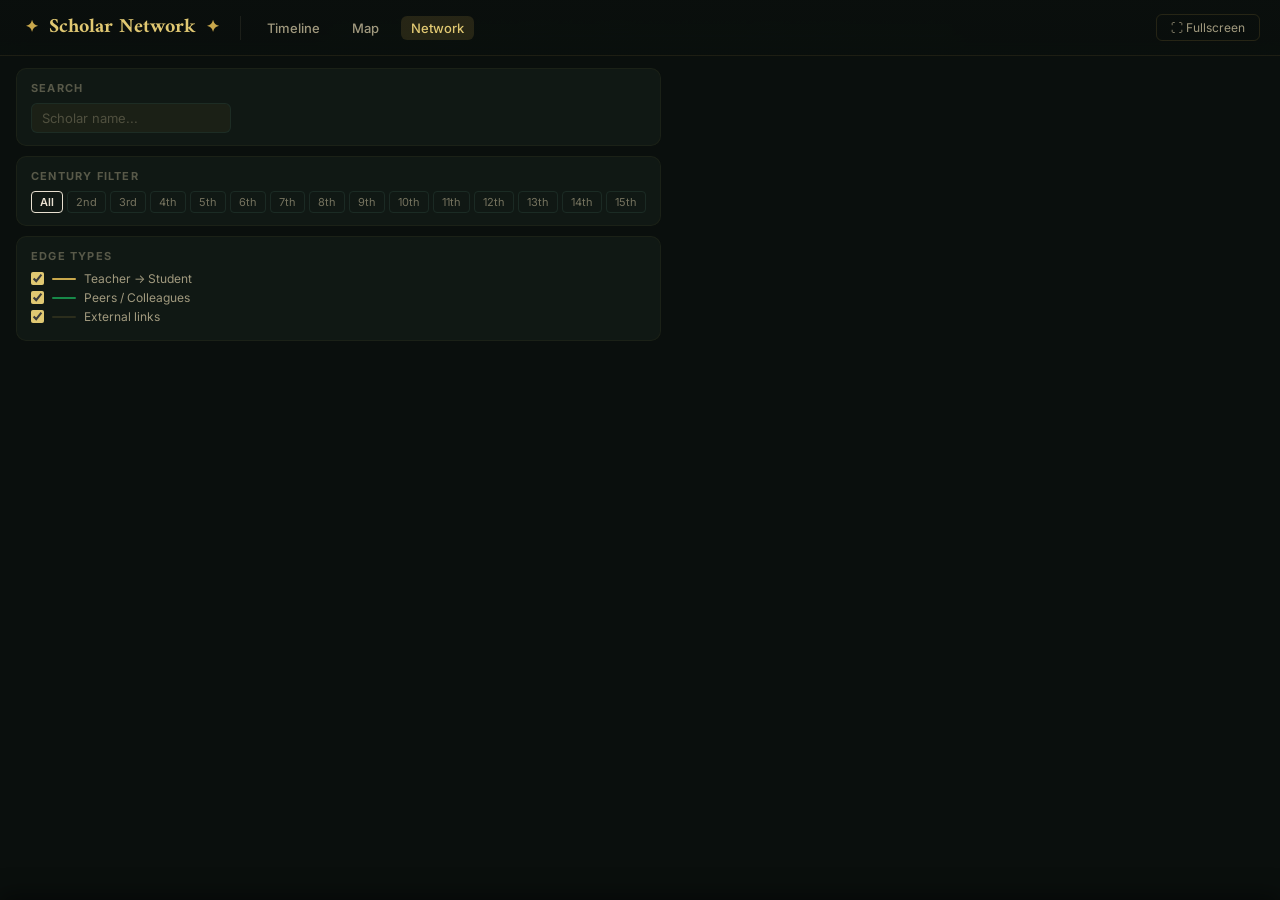
<file: network.html>
<!DOCTYPE html>
<html lang="en">
<head>
<meta charset="UTF-8">
<meta name="viewport" content="width=device-width, initial-scale=1.0, viewport-fit=cover">
<title>Ḥanafī Atlas — Scholar Network</title>
<meta name="theme-color" content="#0a0f0d">
<meta name="apple-mobile-web-app-capable" content="yes">
<meta name="apple-mobile-web-app-status-bar-style" content="black-translucent">
<meta name="apple-mobile-web-app-title" content="Hanafi Atlas">
<link rel="manifest" href="./manifest.json">
<link rel="apple-touch-icon" href="./icon-192x192.png">
<link rel="stylesheet" href="./responsive.css">
<link rel="stylesheet" href="./install-banner.css">
<style>
@import url('https://fonts.googleapis.com/css2?family=Amiri:wght@400;700&family=Inter:wght@400;500;600&display=swap');

* { margin: 0; padding: 0; box-sizing: border-box; }

body {
  background: #0a0f0d;
  color: #e8e0d0;
  font-family: 'Inter', system-ui, sans-serif;
  overflow: hidden;
  height: 100vh;
  width: 100vw;
}

#topbar {
  position: fixed;
  top: 0; left: 0; right: 0;
  height: 56px;
  background: linear-gradient(180deg, rgba(10,15,13,0.98) 0%, rgba(10,15,13,0.92) 100%);
  backdrop-filter: blur(12px);
  border-bottom: 1px solid rgba(201,168,76,0.1);
  display: flex;
  align-items: center;
  padding: 0 20px;
  z-index: 100;
  gap: 16px;
}

#topbar h1 {
  font-family: 'Amiri', serif;
  font-size: 20px;
  color: #e0c872;
  white-space: nowrap;
}

#topbar .sep {
  width: 1px;
  height: 24px;
  background: rgba(168,153,126,0.12);
}

#topbar .nav-links {
  display: flex;
  gap: 12px;
}

#topbar .nav-links a {
  color: var(--text-secondary, #a0997e);
  text-decoration: none;
  font-size: 13px;
  font-weight: 500;
  padding: 4px 10px;
  border-radius: 6px;
  transition: all 0.2s;
}

#topbar .nav-links a:hover {
  color: #e0c872;
  background: rgba(224,200,114,0.08);
}

#topbar .nav-links a.active {
  color: #e0c872;
  background: rgba(201,168,76,0.15);
}

#controls {
  position: fixed;
  top: 68px;
  left: 16px;
  z-index: 50;
  display: flex;
  flex-direction: column;
  gap: 10px;
  max-height: calc(100vh - 84px);
  overflow-y: auto;
}

.ctrl-group {
  background: rgba(17,26,22,0.95);
  backdrop-filter: blur(8px);
  border: 1px solid rgba(201,168,76,0.06);
  border-radius: 10px;
  padding: 12px 14px;
}

.ctrl-group h3 {
  font-size: 11px;
  text-transform: uppercase;
  letter-spacing: 1.2px;
  color: rgba(160,153,126,0.5);
  margin-bottom: 8px;
}

#search-box {
  width: 200px;
  padding: 6px 10px;
  background: rgba(201,168,76,0.06);
  border: 1px solid rgba(30,48,40,0.8);
  border-radius: 6px;
  color: #e8e0d0;
  font-size: 13px;
  outline: none;
  font-family: 'Inter', sans-serif;
}

#search-box::placeholder { color: rgba(160,153,126,0.4); }
#search-box:focus { border-color: #e0c872; }

.century-btns {
  display: flex;
  flex-wrap: wrap;
  gap: 4px;
}

.century-btn {
  padding: 3px 8px;
  border: 1px solid rgba(30,48,40,0.8);
  border-radius: 4px;
  background: transparent;
  color: rgba(160,153,126,0.7);
  font-size: 11px;
  cursor: pointer;
  transition: all 0.2s;
  font-family: 'Inter', sans-serif;
}

.century-btn:hover { border-color: rgba(160,153,126,0.4); color: #e8e0d0; }

.century-btn.active {
  border-color: currentColor;
  color: #e8e0d0;
  font-weight: 600;
}

.edge-legend {
  display: flex;
  flex-direction: column;
  gap: 4px;
}

.legend-item {
  display: flex;
  align-items: center;
  gap: 8px;
  font-size: 12px;
  color: var(--text-secondary, #a0997e);
  cursor: pointer;
}

.legend-item input { accent-color: #e0c872; }

.legend-line {
  width: 24px;
  height: 2px;
  border-radius: 1px;
}

.stats-line {
  font-size: 11px;
  color: rgba(160,153,126,0.45);
  margin-top: 4px;
}

#graph-container {
  position: fixed;
  top: 56px;
  left: 0;
  right: 0;
  bottom: 0;
}

#tooltip {
  position: fixed;
  display: none;
  background: rgba(10,11,16,0.96);
  backdrop-filter: blur(12px);
  border: 1px solid rgba(0,229,255,0.2);
  border-radius: 10px;
  padding: 12px 16px;
  max-width: 320px;
  z-index: 200;
  pointer-events: none;
  font-size: 13px;
  line-height: 1.5;
  box-shadow: 0 8px 32px rgba(0,0,0,0.4);
}

#tooltip .tt-name {
  font-family: 'Amiri', serif;
  font-size: 16px;
  color: #e0c872;
  margin-bottom: 4px;
}

#tooltip .tt-meta {
  font-size: 11px;
  color: #a0997e;
  margin-bottom: 6px;
}

#tooltip .tt-bio {
  font-size: 12px;
  color: rgba(232,224,208,0.8);
  line-height: 1.5;
}

#tooltip .tt-rels {
  margin-top: 6px;
  border-top: 1px solid rgba(201,168,76,0.1);
  padding-top: 6px;
}

#tooltip .tt-rel-label {
  font-size: 10px;
  text-transform: uppercase;
  letter-spacing: 1px;
  color: rgba(160,153,126,0.45);
}

#tooltip .tt-rel-names {
  font-size: 12px;
  color: rgba(232,224,208,0.7);
}

::-webkit-scrollbar { width: 4px; }
::-webkit-scrollbar-track { background: transparent; }
::-webkit-scrollbar-thumb { background: rgba(201,168,76,0.15); border-radius: 2px; }

@media (max-width: 768px) {
  #controls { left: 8px; top: 60px; }
  .ctrl-group { padding: 8px 10px; }
  #search-box { width: 140px; }
}

.ornament { color: #c9a84c; margin: 0 0.3em; font-size: 0.8em; }
.atlas-nav { border-bottom: 1px solid #1e3028; }

/* ── Fullscreen toggle ── */
#fullscreen-toggle {
  margin-left: auto;
  background: none;
  border: 1px solid rgba(201,168,76,0.15);
  color: #a0997e;
  font-size: 12px;
  font-family: 'Inter', sans-serif;
  padding: 5px 14px;
  border-radius: 6px;
  cursor: pointer;
  transition: all 0.2s;
  white-space: nowrap;
}
#fullscreen-toggle:hover {
  border-color: #e0c872;
  color: #e0c872;
  background: rgba(224,200,114,0.08);
}
#fullscreen-toggle.active {
  border-color: #e0c872;
  color: #e0c872;
  background: rgba(224,200,114,0.12);
}

/* Controls hidden state */
body.controls-hidden #controls { display: none; }
body.controls-hidden #graph-container { left: 0; }

#attribution-footer {
  width: 100%;
  text-align: center;
  padding: 14px 20px;
  background: rgba(10,15,13,0.95);
  border-top: 1px solid rgba(201,168,76,0.08);
  font-size: 12px;
  font-family: 'Inter', system-ui, sans-serif;
  letter-spacing: 0.02em;
}
.attribution-inner {
  max-width: 700px;
  margin: 0 auto;
  color: rgba(160,153,126,0.65);
  line-height: 1.5;
}

/* Dark theme adjustments for map.html */
.map-footer {
  background: var(--bg-card);
  border-top: 1px solid var(--border);
}
.map-footer .attribution-inner {
  color: var(--text-dim);
}
</style>
</head>
<body>

<div id="topbar">
  <h1><span class="ornament">✦</span> Scholar Network <span class="ornament">✦</span></h1>
  <div class="sep"></div>
  <div class="nav-links">
    <a href="index.html">Timeline</a>
    <a href="map.html">Map</a>
    <a href="network.html" class="active">Network</a>
  </div>
  <button id="fullscreen-toggle" title="Hide filters for fullscreen view">⛶ Fullscreen</button>
</div>

<div id="controls">
  <div class="ctrl-group">
    <h3>Search</h3>
    <input type="text" id="search-box" placeholder="Scholar name..." />
  </div>
  
  <div class="ctrl-group">
    <h3>Century Filter</h3>
    <div class="century-btns">
      <button class="century-btn active" data-century="all">All</button>
      <button class="century-btn" data-century="2">2nd</button>
      <button class="century-btn" data-century="3">3rd</button>
      <button class="century-btn" data-century="4">4th</button>
      <button class="century-btn" data-century="5">5th</button>
      <button class="century-btn" data-century="6">6th</button>
      <button class="century-btn" data-century="7">7th</button>
      <button class="century-btn" data-century="8">8th</button>
      <button class="century-btn" data-century="9">9th</button>
      <button class="century-btn" data-century="10">10th</button>
      <button class="century-btn" data-century="11">11th</button>
      <button class="century-btn" data-century="12">12th</button>
      <button class="century-btn" data-century="13">13th</button>
      <button class="century-btn" data-century="14">14th</button>
      <button class="century-btn" data-century="15">15th</button>
    </div>
  </div>

  <div class="ctrl-group">
    <h3>Edge Types</h3>
    <div class="edge-legend">
      <label class="legend-item">
        <input type="checkbox" id="show-teachers" checked />
        <div class="legend-line" style="background: #c9a84c;"></div>
        Teacher → Student
      </label>
      <label class="legend-item">
        <input type="checkbox" id="show-peers" checked />
        <div class="legend-line" style="background: #1bb960; opacity: 0.7;"></div>
        Peers / Colleagues
      </label>
      <label class="legend-item">
        <input type="checkbox" id="show-external" checked />
        <div class="legend-line" style="background: rgba(201,168,76,0.15);"></div>
        External links
      </label>
    </div>
    <div class="stats-line" id="stats-line"></div>
  </div>
</div>

<div id="graph-container">
  <svg id="graph-svg"></svg>
</div>

<div id="tooltip">
  <div class="tt-name"></div>
  <div class="tt-meta"></div>
  <div class="tt-bio"></div>
  <div class="tt-rels"></div>
</div>

<script src="https://d3js.org/d3.v7.min.js"></script>
<script id="inlineData" type="application/json">{"nodes":[{"id":"Abū Ḥanīfah al-Nuʿmān ibn Thābit","name":"Abū Ḥanīfah al-Nuʿmān ibn Thābit","century":2,"death":150,"place":"Kūfah, Iraq","note":"Founder of the Ḥanafī school","works":"Kitāb al-Āthār","bio":"Born in Kūfah circa 80 AH (699 CE) to a Persian silk merchant, Abū Ḥanīfah is the eponymous founder of the Ḥanafī school — though he himself never claimed to establish a madhhab. He studied under the ...","color":"#e74c3c","region":"Iraq"},{"id":"Zufr ibn al-Ḥudhayl","name":"Zufr ibn al-Ḥudhayl","century":2,"death":158,"place":"Isfahan, Persia","note":"","works":"—","bio":"A leading student of Imam Abū Ḥanīfa and one of the foremost early jurists of the Hanafi school from Isfahan. Renowned for his exceptional skill in analogical reasoning (qiyās), he is frequently count...","color":"#e74c3c","region":"Persia"},{"id":"Abū Yūsuf Yaʿqūb ibn Ibrāhīm","name":"Abū Yūsuf Yaʿqūb ibn Ibrāhīm","century":2,"death":182,"place":"Kūfah, Iraq","note":"","works":"Al-Amālī / Kitāb al-Kharāj","bio":"Born in Kūfah in 113 AH (731 CE), Abū Yūsuf was Abū Ḥanīfah's most senior student and the first Ḥanafī to hold the office of Qāḍī al-Quḍāt (Chief Judge) under the ʿAbbāsid caliph Hārūn al-Rashīd. His ...","color":"#e74c3c","region":"Iraq"},{"id":"Muḥammad ibn al-Ḥasan al-Shaybānī","name":"Muḥammad ibn al-Ḥasan al-Shaybānī","century":2,"death":189,"place":"Wasit, Iraq","note":"","works":"Al-Aṣl, al-Jāmiʿ al-Ṣaghīr/al-Kabīr, al-Ziyādāt, al-Siyar al-Kabīr","bio":"Born in Wasit in 132 AH (749 CE) and raised in Kūfah, al-Shaybānī was the second great disciple of Abū Ḥanīfah and the true codifier of Ḥanafī law. He also studied under Mālik ibn Anas in Madīnah, gai...","color":"#e74c3c","region":"Iraq"},{"id":"Abū Sulaymān Mūsā al-Jūzajānī","name":"Abū Sulaymān Mūsā al-Jūzajānī","century":3,"death":200,"place":"Jūzjān, Khurāsān","note":"","works":"Nawādir Abī Sulaymān","bio":"A student of Muḥammad al-Shaybānī and Abū Yūsuf, he was a respected Hanafi scholar of Transoxiana and Khurāsān. His compilation *Nawādir Abī Sulaymān* preserved important legal opinions of the school'...","color":"#e67e22","region":"Khurāsān"},{"id":"al-Ḥasan ibn Ziyād al-Luʾluʾī","name":"al-Ḥasan ibn Ziyād al-Luʾluʾī","century":3,"death":204,"place":"Kūfah, Iraq","note":"","works":"Al-Mujarrad","bio":"A prominent student of Abū Ḥanīfa and leading jurist of Kūfa, known for his work *al-Mujarrad*. He was one of the key early transmitters of the school's teachings in Iraq and his legal opinions were c...","color":"#e67e22","region":"Iraq"},{"id":"Muʿallā ibn Manṣūr al-Rāzī","name":"Muʿallā ibn Manṣūr al-Rāzī","century":3,"death":211,"place":"Rayy, Persia","note":"","works":"Nawādir Muʿallā ibn Manṣūr","bio":"A Hanafi jurist and hadith scholar from Rayy, known for his work *Nawādir Muʿallā ibn Manṣūr*. A contemporary of al-Shaybānī, he transmitted the school's teachings in the Jibāl region and was recogniz...","color":"#e67e22","region":"Persia"},{"id":"Abū Ḥafṣ al-Kabīr al-Bukhārī","name":"Abū Ḥafṣ al-Kabīr al-Bukhārī","century":3,"death":217,"place":"Bukhārā, Transoxiana","note":"","works":"—","bio":"A major Hanafi scholar from Bukhara in Transoxiana, he was one of the principal early transmitters of the school in Central Asia. Known as ","color":"#e67e22","region":"Transoxiana"},{"id":"ʿĪsā ibn Abān","name":"ʿĪsā ibn Abān","century":3,"death":221,"place":"Kūfah, Iraq","note":"","works":"Al-Ḥujaj al-Ṣaghīr / al-Ḥujaj al-Kabīr","bio":"A student of Muḥammad al-Shaybānī, he was an important early Hanafi jurist known for his works *al-Ḥujaj al-Ṣaghīr* and *al-Ḥujaj al-Kabīr*. His contributions to the principles of Hanafi jurisprudence...","color":"#e67e22","region":"Iraq"},{"id":"Muḥammad ibn Samāʿah al-Tamīmī","name":"Muḥammad ibn Samāʿah al-Tamīmī","century":3,"death":233,"place":"Baghdād, Iraq","note":"","works":"Kitāb Adab al-Qāḍī","bio":"A student of Abū Yūsuf and a prominent jurist of Baghdad, he was a leading Hanafi authority in Iraq during his era. He authored *Kitāb Adab al-Qāḍī*, a foundational work on the ethics and procedure of...","color":"#e67e22","region":"Iraq"},{"id":"Aḥmad ibn ʿAmr al-Khaṣṣāf","name":"Aḥmad ibn ʿAmr al-Khaṣṣāf","century":3,"death":261,"place":"Baghdād, Iraq","note":"","works":"Kitāb Aḥkām al-Awqāf","bio":"A prominent Hanafi jurist of Baghdad, known as ","color":"#e67e22","region":"Iraq"},{"id":"Muḥammad ibn Shujāʿ al-Thaljī","name":"Muḥammad ibn Shujāʿ al-Thaljī","century":3,"death":266,"place":"Baghdād, Iraq","note":"","works":"Kitāb al-Manāsik","bio":"A leading Hanafi jurist of Baghdad, known for his work *Kitāb al-Manāsik* on the rituals of Hajj. He was one of the prominent scholars of the Iraqi Hanafi tradition during the 3rd century AH. His writ...","color":"#e67e22","region":"Iraq"},{"id":"Abū Jaʿfar Aḥmad al-Ṭaḥāwī","name":"Abū Jaʿfar Aḥmad al-Ṭaḥāwī","century":4,"death":321,"place":"Ṭaḥā, Egypt","note":"Master of ḥadīth and fiqh","works":"Sharḥ Maʿānī al-Āthār / al-Mukhtaṣar","bio":"Born in Ṭaḥā (Egypt) in 239 AH (853 CE), al-Ṭaḥāwī is one of the most revered scholars in Islamic history. Initially a Shāfiʿī under his maternal uncle al-Muzanī, he switched to the Ḥanafī madhhab and...","color":"#f39c12","region":"Egypt"},{"id":"Abū Manṣūr al-Māturīdī","name":"Abū Manṣūr al-Māturīdī","century":4,"death":333,"place":"Samarqand, Transoxiana","note":"Founder of Māturīdī theology","works":"Kitāb al-Tawḥīd / Taʾwīlāt Ahl al-Sunnah","bio":"Born in Samarqand, Abū Manṣūr al-Māturīdī (d. 333 AH / 944 CE) is the founder of the Māturīdī theological school, one of the two mainstream Sunnī kalām traditions (alongside Ashʿarism). His Kitāb al-T...","color":"#f39c12","region":"Transoxiana"},{"id":"Muḥammad al-Ḥākim al-Shahīd","name":"Muḥammad al-Ḥākim al-Shahīd","century":4,"death":334,"place":"Bukhārā, Transoxiana","note":"","works":"Al-Kāfī (Mukhtaṣar al-Aṣl)","bio":"A distinguished Hanafi jurist from Merv who served as qāḍī in Bukhara and as vizier to the Sāmānids. He was given the epithet ","color":"#f39c12","region":"Transoxiana"},{"id":"Abū al-Ḥasan al-Karkhī","name":"Abū al-Ḥasan al-Karkhī","century":4,"death":340,"place":"Baghdād, Iraq","note":"","works":"Mukhtaṣar al-Karkhī","bio":"A leading Hanafi jurist of Baghdad, renowned for his contributions to legal theory and his compilation of foundational legal maxims (*qawāʿid fiqhiyyah*), known as *Uṣūl al-Karkhī*. His work on genera...","color":"#f39c12","region":"Iraq"},{"id":"Abū ʿAlī al-Shāshī","name":"Abū ʿAlī al-Shāshī","century":4,"death":344,"place":"Shāsh, Transoxiana","note":"Wrote one of the earliest systematic Ḥanafī uṣūl al-fiqh treatises; foundational text cited by al-Jaṣṣāṣ, al-Bazdawī, and al-Sarakhsī","works":"Uṣūl al-Shāshī (al-Uṣūl fī Uṣūl al-Fiqh)","bio":"A Hanafi jurist from Shāsh (near modern Tashkent), known for his contributions to the principles of Hanafi jurisprudence. His work *Uṣūl al-Shāshī* was a significant text in the development of legal t...","color":"#f39c12","region":"Transoxiana"},{"id":"Abū Jaʿfar al-Hiduwānī","name":"Abū Jaʿfar al-Hiduwānī","century":4,"death":362,"place":"Karkh, Iraq","note":"","works":"Sharḥ al-Jāmiʿ al-Ṣaghīr","bio":"A Hanafi jurist of the 4th century AH, recognized as one of the transmitters of the school's teachings in the generation following the early founders. His scholarly work contributed to the preservatio...","color":"#f39c12","region":"Iraq"},{"id":"Abū Bakr al-Jaṣṣāṣ al-Rāzī","name":"Abū Bakr al-Jaṣṣāṣ al-Rāzī","century":4,"death":370,"place":"Rayy, Persia","note":"","works":"Aḥkām al-Qurʾān, Sharḥ Mukhtaṣar al-Ṭaḥāwī","bio":"Born in 305 AH (917 CE), al-Jaṣṣāṣ was a towering figure of Ḥanafī uṣūl al-fiqh. His Aḥkām al-Qurʾān is one of the great works of Qurʾānic legal exegesis, while his Sharḥ Mukhtaṣar al-Ṭaḥāwī establish...","color":"#f39c12","region":"Persia"},{"id":"Abū al-Layth al-Samarqandī (al-Faqīh)","name":"Abū al-Layth al-Samarqandī (al-Faqīh)","century":4,"death":373,"place":"Samarqand, Transoxiana","note":"Imam al-Huda — key figure in the development of Hanafi fiqh literature","works":"Tafsir al-Samarqandi (Baḥr al-'Ulum); Khizanat al-Fiqh; 'Uyun al-Masa'il; al-Nawazil; Muqaddima fi al-Salat","bio":"Born in Samarqand circa 300 AH, Abu al-Layth al-Samarqandi — known as Imam al-Huda (Imam of Guidance) — was one of the most important Hanafi jurists and Quranic exegetes of the 4th century. He studied...","color":"#f39c12","region":"Transoxiana"},{"id":"Abū al-Ḥusayn Aḥmad al-Qudūrī","name":"Abū al-Ḥusayn Aḥmad al-Qudūrī","century":5,"death":428,"place":"Baghdād, Iraq","note":"","works":"Mukhtaṣar al-Qudūrī / al-Tajrīd","bio":"Born in 362 AH (972 CE), al-Qudūrī's Mukhtaṣar is perhaps the single most widely-memorised Ḥanafī furūʿ text — the first book many students of the madhhab study after Arabic grammar. Its concise yet c...","color":"#f1c40f","region":"Iraq"},{"id":"Abū Zayd ʿUbayd Allāh al-Dabūsī","name":"Abū Zayd ʿUbayd Allāh al-Dabūsī","century":5,"death":430,"place":"Dabūsiyya, Transoxiana","note":"","works":"Taqwīm al-Adillah","bio":"A central figure in Ḥanafī uṣūl al-fiqh, al-Dabūsī's Taqwīm al-Adillah was the first systematic work to establish legal-theoretical principles for the Ḥanafī school. He introduced the concept of takhṣ...","color":"#f1c40f","region":"Transoxiana"},{"id":"Abū al-ʿAbbās Aḥmad al-Nāṭifī","name":"Abū al-ʿAbbās Aḥmad al-Nāṭifī","century":5,"death":446,"place":"Jurjān, Khurāsān","note":"","works":"Kitāb Jumal al-Aḥkām / al-Wāqiʿāt","bio":"A Hanafi jurist from Jurjān (Nāṭif), known for his contributions to fiqh and legal theory. He was part of the generation of scholars who consolidated the Hanafi school's teachings in the eastern regio...","color":"#f1c40f","region":"Khurāsān"},{"id":"Shams al-Aʾimmah al-Ḥalwānī","name":"Shams al-Aʾimmah al-Ḥalwānī","century":5,"death":448,"place":"Bukhārā, Transoxiana","note":"","works":"Al-Mabsūṭ","bio":"A towering Hanafi jurist of Bukhara, given the honorific ","color":"#f1c40f","region":"Transoxiana"},{"id":"Abū al-Ḥasan ʿAlī al-Sughdī","name":"Abū al-Ḥasan ʿAlī al-Sughdī","century":5,"death":461,"place":"Sughd, Transoxiana","note":"","works":"Al-Nuṭaf fī al-Fatāwā","bio":"A Hanafi jurist from Sughd in Transoxiana, recognized as an important scholar in the Central Asian tradition. He contributed to the transmission and development of Hanafi legal doctrine in the region ...","color":"#f1c40f","region":"Transoxiana"},{"id":"Abū Naṣr Aḥmad al-Aqṭaʿ","name":"Abū Naṣr Aḥmad al-Aqṭaʿ","century":5,"death":474,"place":"Baghdād, Iraq","note":"","works":"Sharḥ Mukhtaṣar al-Qudūrī","bio":"A student of the famous Hanafi jurist al-Qudūrī, he was known for his commentary on *Mukhtaṣar al-Qudūrī*. He was an important figure in the 5th-century Hanafi scholarly tradition, contributing to the...","color":"#f1c40f","region":"Iraq"},{"id":"al-Qāḍī Aḥmad ibn Manṣūr al-Isbījābī","name":"al-Qāḍī Aḥmad ibn Manṣūr al-Isbījābī","century":5,"death":480,"place":"Isbījāb, Transoxiana","note":"","works":"Sharḥ al-Jāmiʿ al-Ṣaghīr","bio":"A Hanafi qāḍī and scholar from Isbījāb, known for his commentary on *Mukhtaṣar al-Ṭaḥāwī*. He served as a judge and was recognized for his expertise in both fiqh and legal procedure. His writings cont...","color":"#f1c40f","region":"Transoxiana"},{"id":"Fakhr al-Islām ʿAlī al-Bazdawī","name":"Fakhr al-Islām ʿAlī al-Bazdawī","century":5,"death":482,"place":"Bazdāw, Transoxiana","note":"","works":"ʿUṣūl al-Bazdawī","bio":"A leading Hanafi jurist from Bazdāw (near Nasaf), renowned for his work in uṣūl al-fiqh. He authored *Uṣūl al-Bazdawī* (also known as *Kanz al-Wuṣūl*), which became a foundational text for the study o...","color":"#f1c40f","region":"Transoxiana"},{"id":"Shaykh al-Islām Khuwāhar Zādah","name":"Shaykh al-Islām Khuwāhar Zādah","century":5,"death":483,"place":"Bukhārā, Transoxiana","note":"","works":"Al-Mabsūṭ","bio":"A Hanafi jurist of the 5th century AH, recognized for his scholarly contributions to the school. He was part of the Central Asian Hanafi scholarly elite, and his legal opinions were considered authori...","color":"#f1c40f","region":"Transoxiana"},{"id":"Shams al-Aʾimmah al-Sarakhsī","name":"Shams al-Aʾimmah al-Sarakhsī","century":5,"death":490,"place":"Sarakhs, Khurāsān","note":"Author of the 30-volume Al-Mabsūṭ","works":"Al-Mabsūṭ / Sharḥ al-Siyar al-Kabīr","bio":"One of the most important Ḥanafī scholars of all time. Born in Saras, Transoxiana, he was imprisoned by the Qarakhanid ruler for defending a legal opinion that challenged state policy. During his five...","color":"#f1c40f","region":"Khurāsān"},{"id":"Abū al-Yusr al-Bazdawī","name":"Abū al-Yusr al-Bazdawī","century":5,"death":493,"place":"Bazdāw, Transoxiana","note":"Major Ḥanafī theologian from the Bazdawī family; systematized Ḥanafī kalām methodology","works":"Uṣūl al-Dīn","bio":"A prominent Hanafi-Māturīdī scholar and qāḍī in Samarqand, known as ","color":"#f1c40f","region":"Transoxiana"},{"id":"Zahīr al-Dīn al-Marghīnānī al-Kabīr","name":"Zahīr al-Dīn al-Marghīnānī al-Kabīr","century":6,"death":506,"place":"Marghīnān, Transoxiana","note":"","works":"—","bio":"A Hanafi jurist from Marghīnān in the Farghāna Valley, recognized as an early scholarly figure in the region before the fame of Burhan al-Dīn al-Marghīnānī. He contributed to the Hanafi legal traditio...","color":"#2ecc71","region":"Transoxiana"},{"id":"Abū al-Muʾīn al-Nasafī","name":"Abū al-Muʾīn al-Nasafī","century":6,"death":508,"place":"Nasaf, Transoxiana","note":"Principal defender of Māturīdī theology; central to the Ḥanafī theological-juristic tradition","works":"Tabṣirat al-Adillah, Bahr al-Kalām","bio":"A preeminent Hanafi-Māturīdī theologian from Nasaf, considered the most important figure in the Māturīdī school after Imām al-Māturīdī himself. He authored *Tabṣirat al-Adilla* and *Bahr al-Kalām*, mo...","color":"#2ecc71","region":"Transoxiana"},{"id":"Shaykh al-Islām ʿAlī al-Isbījābī","name":"Shaykh al-Islām ʿAlī al-Isbījābī","century":6,"death":535,"place":"Isbījāb, Transoxiana","note":"","works":"Sharḥ Mukhtaṣar al-Ṭaḥāwī","bio":"A prominent Hanafi scholar from Isbījāb in Central Asia, honored with the title ","color":"#2ecc71","region":"Transoxiana"},{"id":"Ḥusām al-Dīn al-Ṣadr al-Shahīd","name":"Ḥusām al-Dīn al-Ṣadr al-Shahīd","century":6,"death":536,"place":"Bukhārā, Transoxiana","note":"","works":"Al-Wāqiʿāt / Sharḥ Adab al-Qāḍī","bio":"A major Hanafi jurist from the ʿAlī Mūzā family, known as ","color":"#2ecc71","region":"Transoxiana"},{"id":"Najm al-Dīn ʿUmar al-Nasafī","name":"Najm al-Dīn ʿUmar al-Nasafī","century":6,"death":537,"place":"Nasaf, Transoxiana","note":"","works":"Ṭalabah al-Ṭalabah","bio":"A towering Hanafi scholar from Nasaf, known as ","color":"#2ecc71","region":"Transoxiana"},{"id":"Jār Allāh Maḥmūd al-Zamakhsharī","name":"Jār Allāh Maḥmūd al-Zamakhsharī","century":6,"death":538,"place":"Khwārizm, Khurāsān","note":"One of the greatest Arabic grammarians in history; author of al-Kashshāf","works":"Al-Kashshāf ʿanḤaqāʾiq al-Tanzīl, al-Mufaṣṣal fī Ṣināʿat al-Iʿrāb","bio":"Born 1074 in Zamakhshar, Khwārizm, al-Zamakhsharī was one of the greatest Arabic linguists and grammarians of the medieval period. A Muʿtazilī rationalist and Ḥanafī jurist, he traveled extensively th...","color":"#2ecc71","region":"Khurāsān"},{"id":"ʿAlāʾ al-Dīn Muḥammad al-Samarqandī","name":"ʿAlāʾ al-Dīn Muḥammad al-Samarqandī","century":6,"death":539,"place":"Samarqand, Transoxiana","note":"","works":"Tuḥfat al-Fuqahāʾ","bio":"A leading Hanafi jurist of Central Asia, teacher of the famous ʿAlāʾ al-Dīn al-Kāsānī, who later married his daughter. He authored *Tuḥfat al-Fuqahāʾ*, an important foundational text in Hanafi jurispr...","color":"#2ecc71","region":"Transoxiana"},{"id":"Abū al-Fath ʿAbd al-Rashīd al-Walwālijī","name":"Abū al-Fath ʿAbd al-Rashīd al-Walwālijī","century":6,"death":540,"place":"Walwālij, Transoxiana","note":"","works":"Al-Fatāwā al-Walwālijiyyah","bio":"A Hanafi jurist devoted to the study and transmission of Hanafi jurisprudence in the 6th century. He was part of the scholarly network that preserved the school's teachings in the eastern Islamic land...","color":"#2ecc71","region":"Transoxiana"},{"id":"Aḥmad ibn Mūsā al-Kashshī","name":"Aḥmad ibn Mūsā al-Kashshī","century":6,"death":550,"place":"Kashsh, Transoxiana","note":"","works":"Majmūʿ al-Nawāzil","bio":"A scholar from Kashsh in Transoxiana, known for his expertise in hadith and genealogical studies. His ascription to the region of Kashsh places him within the Central Asian scholarly tradition. His co...","color":"#2ecc71","region":"Transoxiana"},{"id":"Nāṣir al-Dīn Muḥammad al-Samarqandī","name":"Nāṣir al-Dīn Muḥammad al-Samarqandī","century":6,"death":556,"place":"Samarqand, Transoxiana","note":"","works":"Al-Fiqh al-Nāfiʿ / al-Multaqaṭ","bio":"A Hanafi jurist of Samarqand in the 6th century, known for his contributions to the legal tradition of the school. He was part of the scholarly lineage that sustained the Hanafi school in Central Asia...","color":"#2ecc71","region":"Transoxiana"},{"id":"Rukn al-Dīn al-Kirānī","name":"Rukn al-Dīn al-Kirānī","century":6,"death":565,"place":"Bukhārā, Transoxiana","note":"","works":"Jawāhir al-Fatāwā","bio":"A Hanafi scholar of the 6th century, known for his contributions to the jurisprudential and theological discourse of the school. He was part of the generation of scholars who continued the legacy of t...","color":"#2ecc71","region":"Transoxiana"},{"id":"Sirāj al-Dīn ʿAlī al-Ūshī","name":"Sirāj al-Dīn ʿAlī al-Ūshī","century":6,"death":569,"place":"Ūsh, Transoxiana","note":"","works":"Al-Fatāwā al-Sirājiyyah, Badʾ al-Amālī","bio":"A prominent Hanafi-Māturīdī scholar from Ūsh in the Farghāna Valley. He authored the famous *al-Qaṣīdah al-Lāmiyyah fī al-Tawḥīd* (known as *Badʾ al-Amālī*) and *al-Fatāwā al-Sirājiyyah*, which became...","color":"#2ecc71","region":"Transoxiana"},{"id":"Abū al-Muẓaffar Asʿad al-Karābīsī","name":"Abū al-Muẓaffar Asʿad al-Karābīsī","century":6,"death":570,"place":"Baghdād, Iraq","note":"","works":"Al-Furūq","bio":"A Hanafi scholar of the 6th century, recognized for his contributions to the legal and scholarly traditions of the school. He was part of the Central Asian scholarly community that preserved and trans...","color":"#2ecc71","region":"Iraq"},{"id":"Raḍī al-Dīn Muḥammad al-Sarakhsī","name":"Raḍī al-Dīn Muḥammad al-Sarakhsī","century":6,"death":571,"place":"Sarakhs, Khurāsān","note":"","works":"Al-Muḥīṭ al-Riḍawī","bio":"A Hanafi scholar of the 6th century, from the region of Sarakhs. He represents the continuation of the Hanafi tradition in the lands of Khurāsān and Transoxiana. His contributions to fiqh and the tran...","color":"#2ecc71","region":"Khurāsān"},{"id":"Abū Naṣr Aḥmad al-ʿAṭṭābī","name":"Abū Naṣr Aḥmad al-ʿAṭṭābī","century":6,"death":586,"place":"Bukhārā, Transoxiana","note":"","works":"Al-Fatāwā al-ʿAṭṭābiyyah / Sharḥ al-Ziyādāt","bio":"A Hanafi jurist known for his commentary on *Badāʾiʿ al-Ṣanāʾiʿ* of al-Kāsānī. He was an important scholar of the late 6th century who contributed to the exegesis of Hanafi legal texts. His work aided...","color":"#2ecc71","region":"Transoxiana"},{"id":"Abū Bakr ibn Masʿūd al-Kāsānī","name":"Abū Bakr ibn Masʿūd al-Kāsānī","century":6,"death":587,"place":"Kāsān, Transoxiana","note":"","works":"Badāʾiʿ al-Ṣanāʾiʿ","bio":"Born in Kāsān, Transoxiana, al-Kāsānī was a student of al-Samarqandī and married his teacher's daughter. His Badāʾiʿ al-Ṣanāʾiʿ fī Tartīb al-Sharāʾiʿ is universally regarded as one of the greatest wor...","color":"#2ecc71","region":"Transoxiana"},{"id":"Ḥasan ibn Manṣūr QāḍīKhān","name":"Ḥasan ibn Manṣūr QāḍīKhān","century":6,"death":592,"place":"Farghāna, Transoxiana","note":"","works":"Fatāwā QāḍīKhān","bio":"Leading Hanafi jurist and chief judge (qāḍī) from Farghāna, Transoxiana. He authored the monumental *Fatāwā Qāḍīkhān*, a comprehensive multi-volume collection of Hanafi legal opinions that became a pr...","color":"#2ecc71","region":"Transoxiana"},{"id":"ʿAlī ibn Abī Bakr al-Marghīnānī","name":"ʿAlī ibn Abī Bakr al-Marghīnānī","century":6,"death":593,"place":"Marghīnān, Transoxiana","note":"Author of Al-Hidāyah, the most celebrated Ḥanafī text","works":"Al-Hidāyah / al-Tajnīs","bio":"Born in Marghīnān, Transoxiana, al-Marghīnānī is the author of Al-Hidāyah — arguably the most celebrated and widely-studied Ḥanafī text ever written. Composed as a commentary on his own al-Tajnīs, Al-...","color":"#2ecc71","region":"Transoxiana"},{"id":"Jamāl al-Dīn Aḥmad al-Ghaznawī","name":"Jamāl al-Dīn Aḥmad al-Ghaznawī","century":6,"death":593,"place":"Ghazna, Khurāsān","note":"","works":"Al-Hāwī al-Qudsī","bio":"Hanafi jurist, theologian, and Kalām scholar of the Maturīdī school from Ghazna. He studied under ʿAlāʾ al-Dīn al-Kāsānī and authored *Kitāb Uṣūl al-Dīn* and *Al-Ḥāwī al-Qudsī fī Furūʿ al-Fiqh al-Ḥana...","color":"#2ecc71","region":"Khurāsān"},{"id":"Ḥusām al-Dīn ʿAlī al-Rāzī","name":"Ḥusām al-Dīn ʿAlī al-Rāzī","century":6,"death":598,"place":"Rayy, Persia","note":"","works":"Khulāṣat al-Dalāʾil fī Tanqīḥ al-Masāʾil","bio":"Hanafi jurist from Rayy, Persia, known for his contributions to the school's legal methodology in the late 12th century. He was part of the Central Asian-Persian Hanafi tradition that emphasized legal...","color":"#2ecc71","region":"Persia"},{"id":"Ṭāhir ibn Aḥmad al-Bukhārī","name":"Ṭāhir ibn Aḥmad al-Bukhārī","century":7,"death":600,"place":"Bukhārā, Transoxiana","note":"","works":"Khulāṣat al-Fatāwā","bio":"Hanafi scholar from Bukhārā in Transoxiana, active in the late 6th and early 7th centuries AH. He contributed to the transmission and teaching of Hanafi doctrine in Central Asia.","color":"#1abc9c","region":"Transoxiana"},{"id":"Burhān al-Dīn Maḥmūd al-Bukhārī","name":"Burhān al-Dīn Maḥmūd al-Bukhārī","century":7,"death":616,"place":"Bukhārā, Transoxiana","note":"","works":"Al-Muḥīṭ al-Burhānī / al-Dhakhīrah al-Burhāniyyah","bio":"Distinguished Hanafi jurist from Bukhārā, known as Ibn Māza al-Bukhārī. He authored *Al-Muḥīṭ al-Burhānī fī al-Fiqh al-Nuʿmānī* and *Al-Dhakhīra al-Burhāniyya*, major works in Hanafi jurisprudence tha...","color":"#1abc9c","region":"Transoxiana"},{"id":"Zahīr al-Dīn Muḥammad al-Bukhārī","name":"Zahīr al-Dīn Muḥammad al-Bukhārī","century":7,"death":619,"place":"Bukhārā, Transoxiana","note":"","works":"Al-Fatāwā al-Zahirīyyah","bio":"Hanafi scholar from Bukhārā, Transoxiana, active in the early 13th century. He contributed to the scholarly environment of Bukhārā, a major Hanafi intellectual center.","color":"#1abc9c","region":"Transoxiana"},{"id":"Majd al-Dīn Muḥammad al-Uṣrūshnī","name":"Majd al-Dīn Muḥammad al-Uṣrūshnī","century":7,"death":633,"place":"Ushrusana, Transoxiana","note":"","works":"Al-Fuṣūl","bio":"Hanafi jurist from Uṣrūshna (Ushrusana) in Transoxiana. He was part of the Central Asian Hanafi tradition that produced many leading jurists during the 7th century AH.","color":"#1abc9c","region":"Transoxiana"},{"id":"Shams al-Aʾimmah al-Kardarī","name":"Shams al-Aʾimmah al-Kardarī","century":7,"death":642,"place":"Kardar, Transoxiana","note":"","works":"Sharḥ al-Muntakhab al-Ḥusāmī","bio":"Hanafi scholar from Kardar in Transoxiana, known for his expertise in fiqh and kalām. He authored *Taʾsīs al-Qawāʿid* and wrote a *Risāla fī Radd ʿalā al-Mankhūl al-Ghazālī*, contributing to the doctr...","color":"#1abc9c","region":"Transoxiana"},{"id":"ʿAbd al-Raḥīm Ḥafīd Ṣāḥib al-Hidāyah","name":"ʿAbd al-Raḥīm Ḥafīd Ṣāḥib al-Hidāyah","century":7,"death":651,"place":"Bukhārā, Transoxiana","note":"","works":"Fuṣūl al-ʿImādī","bio":"Hanafi scholar known as Ḥafīḍ al-Hidāyah for his mastery and transmission of al-Hidāyah, the foundational Hanafi legal text. He was active in the mid-7th century, contributing to the standardization o...","color":"#1abc9c","region":"Transoxiana"},{"id":"ʿAlāʾ al-Dīn al-Tarjumānī","name":"ʿAlāʾ al-Dīn al-Tarjumānī","century":7,"death":654,"place":"Bukhārā, Transoxiana","note":"","works":"Yatīmat al-Dahr","bio":"Hanafi scholar of the mid-7th century, known for his scholarly contributions to the Hanafi school in the eastern Islamic lands.","color":"#1abc9c","region":"Transoxiana"},{"id":"Najm al-Dīn Mukhtār al-Zāhidī","name":"Najm al-Dīn Mukhtār al-Zāhidī","century":7,"death":658,"place":"Ghazmīn, Khurāsān","note":"","works":"Al-Qunyah / al-Hāwī / al-Mujtabā","bio":"Hanafi scholar from Ghazmīn (al-Zāhidī). He authored *Al-Mujtabā Sharḥ Mukhtasar al-Qudūrī*, a major 5-volume commentary on al-Qudūrī's primer in Hanafi fiqh.","color":"#1abc9c","region":"Khurāsān"},{"id":"Zayn al-Dīn Muḥammad al-Rāzī","name":"Zayn al-Dīn Muḥammad al-Rāzī","century":7,"death":666,"place":"Rayy, Persia","note":"","works":"Tuḥfat al-Mulūk","bio":"Hanafi jurist from Rayy, Persia, active in the mid-7th century AH. He contributed to the Persian branch of Hanafi legal scholarship.","color":"#1abc9c","region":"Persia"},{"id":"Tāj al-Sharīʿah Maḥmūd ibn Aḥmad","name":"Tāj al-Sharīʿah Maḥmūd ibn Aḥmad","century":7,"death":673,"place":"Bukhārā, Transoxiana","note":"","works":"Al-Wiqāyah","bio":"From the distinguished Maḥbūbī family of Hanafi scholars in Bukhārā. He was the grandfather of the famous Sadr al-Sharīʿah and contributed to the family's legacy of Hanafi jurisprudence in Transoxiana...","color":"#1abc9c","region":"Transoxiana"},{"id":"Jalāl al-Dīn al-Karlānī","name":"Jalāl al-Dīn al-Karlānī","century":7,"death":676,"place":"Baghdād, Iraq","note":"","works":"Al-Kifāyah (Sharḥ al-Hidāyah)","bio":"Hanafi scholar of the late 7th century, contributing to the school's development in the eastern regions of the Islamic world.","color":"#1abc9c","region":"Iraq"},{"id":"Abū al-Faḍl ʿAbd Allāh al-Mawṣilī","name":"Abū al-Faḍl ʿAbd Allāh al-Mawṣilī","century":7,"death":683,"place":"Mosul, Iraq","note":"","works":"Al-Mukhtār li al-Fatwā / al-Ikhtiyār","bio":"Prominent Hanafi jurist and muḥaddith from Mosul, Iraq (born 599 AH). He authored the reliable Hanafi matn *Al-Mukhtār* and its commentary *Al-Ikhtiyār*, which became standard texts in the Hanafi curr...","color":"#1abc9c","region":"Iraq"},{"id":"Muẓaffar al-Dīn Aḥmad Ibn al-Sāʿātī","name":"Muẓaffar al-Dīn Aḥmad Ibn al-Sāʿātī","century":7,"death":694,"place":"Baghdād, Iraq","note":"","works":"Majmaʿ al-Baḥrayn","bio":"Hanafi scholar known for his expertise in legal theory. He authored *Sharḥ Majmūʿ al-Bahrayn wa Multaqā al-Nayrayn*, one of the four important Hanafi mutūn (principles) alongside *Al-Mukhtār*, *Al-Kan...","color":"#1abc9c","region":"Iraq"},{"id":"Muḥammad ibn Muḥammad al-Kāshgharī","name":"Muḥammad ibn Muḥammad al-Kāshgharī","century":8,"death":705,"place":"Kāshghar, Transoxiana","note":"","works":"Munyat al-Muṣallī","bio":"Hanafi scholar from Kāshghar in the eastern Islamic world. He authored *Munyat al-Muṣallī wa-Ghunyat al-Mubtadiʾ*, a recognized Hanafi work on prayer and worship.","color":"#3498db","region":"Transoxiana"},{"id":"ʿUmar ibn Muḥammad al-Sunnāmī","name":"ʿUmar ibn Muḥammad al-Sunnāmī","century":7,"death":710,"place":"Bukhārā, Transoxiana","note":"","works":"Nisāb al-Iḥtisāb / al-Fatāwā al-Diyāʾiyyah","bio":"Hanafi jurist active in the late 7th and early 8th centuries. He contributed to the transmission of Hanafi legal teachings.","color":"#1abc9c","region":"Transoxiana"},{"id":"Ḥāfiẓ al-Dīn Abū al-Barakāt al-Nasafī","name":"Ḥāfiẓ al-Dīn Abū al-Barakāt al-Nasafī","century":8,"death":710,"place":"Nasaf, Transoxiana","note":"","works":"Al-Manār / Kanz al-Daqāʾiq / al-Kāfī","bio":"Born circa 620 AH (1223 CE) in Nasaf, he produced three of the most widely-studied Ḥanafī texts: Al-Manār (uṣūl al-fiqh), Kanz al-Daqāʾiq (furūʿ — an abridgement of his own al-Wāfī), and al-Kāfī (supe...","color":"#3498db","region":"Transoxiana"},{"id":"Abū al-ʿAbbās Aḥmad al-Sarūjī","name":"Abū al-ʿAbbās Aḥmad al-Sarūjī","century":8,"death":710,"place":"Sarūj, Syria","note":"","works":"Al-Ghāyah (Sharḥ al-Hidāyah)","bio":"Hanafi jurist and Chief Justice (Qāḍī al-Quḍāh) in Egypt. He authored *Al-Ghāyah fī Sharḥ al-Hidāyah*, a rare 14-volume commentary on al-Hidāyah notable for its discussion of hadith chains and inclusi...","color":"#3498db","region":"Syria"},{"id":"Ḥusām al-Dīn Ḥusayn al-Sighnāqī","name":"Ḥusām al-Dīn Ḥusayn al-Sighnāqī","century":8,"death":714,"place":"Sighnāq, Transoxiana","note":"","works":"Al-Nihāyah / al-Kāfī Sharḥ Uṣūl al-Bazdawī","bio":"Prominent Hanafi jurist from Sighnāq (modern Kazakhstan), expert in fiqh, uṣūl al-fiqh, and Arabic linguistics. He laid solid foundations for Islamic scholarly traditions in Central Asia and the Golde...","color":"#3498db","region":"Transoxiana"},{"id":"Dāwūd ibn Yūsuf al-Khaṭīb","name":"Dāwūd ibn Yūsuf al-Khaṭīb","century":8,"death":740,"place":"Bukhārā, Transoxiana","note":"","works":"Al-Fatāwā al-Ghiyāthiyyah","bio":"Hanafi scholar and intellectual of the 8th century, known for his contributions to jurisprudence and theology during the Islamic Golden Age.","color":"#3498db","region":"Transoxiana"},{"id":"Fakhr al-Dīn ʿUthmān al-Zaylaʿī","name":"Fakhr al-Dīn ʿUthmān al-Zaylaʿī","century":8,"death":743,"place":"Zaylaʿ, East Africa","note":"","works":"Tabyīn al-Ḥaqāʾiq","bio":"Author of Tabyīn al-Ḥaqāʾiq, one of the four Muʿtamad (reliable) Ḥanafī works and a massive commentary on al-Qudūrī and al-Kāsānī. Al-Zaylaʿī was a leading Egyptian Ḥanafī scholar. Died 743 AH (1342 C...","color":"#3498db","region":"East Africa"},{"id":"Ṣadr al-Sharīʿah ʿUbayd Allāh ibn Maḥmūd","name":"Ṣadr al-Sharīʿah ʿUbayd Allāh ibn Maḥmūd","century":8,"death":746,"place":"Bukhārā, Transoxiana","note":"","works":"Sharḥ al-Wiqāyah / al-Nuqāyah","bio":"Major Hanafi jurist, theologian, and logician from the Maḥbūbī family of Bukhārā, known as Sadr al-Sharīʿah al-Thānī. His family migrated to Kirmān due to Mongol invasions; he later settled in Herāt a...","color":"#3498db","region":"Transoxiana"},{"id":"Qiwām al-Dīn Muḥammad al-Kākī","name":"Qiwām al-Dīn Muḥammad al-Kākī","century":8,"death":749,"place":"Kāk, Transoxiana","note":"","works":"Miʿrāj al-Dirāyah","bio":"Hanafi scholar from the Kākī family, active in the mid-8th century. He contributed to the Hanafi legal tradition in the post-Mongol period.","color":"#3498db","region":"Transoxiana"},{"id":"Amīr Kātib al-Itqānī","name":"Amīr Kātib al-Itqānī","century":8,"death":758,"place":"Fārāb, Transoxiana","note":"","works":"Ghāyat al-Bayān / al-Shāmil","bio":"Hanafi scholar known as a famous explainer of al-Hidāyah. He traveled to Damascus in 747 AH and was known for his expertise in Hanafi legal methodology. He is also referred to as Qiwām al-Dīn Amīr Kāt...","color":"#3498db","region":"Transoxiana"},{"id":"Ibrāhīm ibn ʿAlī al-Tarasūsī","name":"Ibrāhīm ibn ʿAlī al-Tarasūsī","century":8,"death":758,"place":"Tarsus, Anatolia","note":"","works":"Anfaʿ al-Wasāʾil (al-Fatāwā al-Tarasūsiyyah)","bio":"Hanafi scholar from Tarsus (Tarāʿūs) in Anatolia. He contributed to the spread of Hanafi scholarship in the regions that would later become part of the Ottoman Empire.","color":"#3498db","region":"Anatolia"},{"id":"Jamāl al-Dīn ʿAbd Allāh al-Zaylaʿī","name":"Jamāl al-Dīn ʿAbd Allāh al-Zaylaʿī","century":8,"death":762,"place":"Zaylaʿ, East Africa","note":"","works":"Naṣb al-Rāyah","bio":"Hanafi hadith master (muḥaddith) from Zaylaʿ (Somalia), born 672 AH. He authored *Naṣb al-Rāyah li Aḥādīth al-Hidāyah*, the definitive reference for the hadith evidence behind the Hanafi school's ruli...","color":"#3498db","region":"East Africa"},{"id":"ʿAbd al-Wahhāb ibn Aḥmad Ibn Wahbān","name":"ʿAbd al-Wahhāb ibn Aḥmad Ibn Wahbān","century":8,"death":768,"place":"Dimashq, Syria","note":"","works":"Manẓūmat Ibn Wahbān","bio":"Hanafi scholar and hadith expert from the Mizzī family. He authored a comprehensive commentary on *Tajrīd Asmāʾ al-Ṣaḥābah*, contributing to the intersection of Hanafi fiqh and hadith studies.","color":"#3498db","region":"Syria"},{"id":"Ṭāhir ibn Islām al-Khāwrizmī","name":"Ṭāhir ibn Islām al-Khāwrizmī","century":8,"death":771,"place":"Khwārizm, Khurāsān","note":"","works":"Jawāhir al-Fiqh","bio":"Hanafi scholar from Khwārizm in Central Asia, active in the mid-8th century. He contributed to the Hanafi legal tradition in the region.","color":"#3498db","region":"Khurāsān"},{"id":"Sirāj al-Dīn ʿUmar al-Ghaznawī al-Hindī","name":"Sirāj al-Dīn ʿUmar al-Ghaznawī al-Hindī","century":8,"death":773,"place":"Ghazna, Khurāsān","note":"","works":"Zubdat al-Aḥkām","bio":"Hanafi scholar, theologian, and Kalām scholar of the Maturīdī school from Ghazna (born ~704 AH). He served as Qāḍī al-Quḍāh and authored a renowned commentary on *al-ʿAqīda al-Ṭaḥāwiyya* that remains ...","color":"#3498db","region":"Khurāsān"},{"id":"ʿĀlim ibn al-ʿAlāʾ al-Andarpātī","name":"ʿĀlim ibn al-ʿAlāʾ al-Andarpātī","century":8,"death":786,"place":"Andarpāt, India","note":"","works":"Al-Fatāwā al-Tātarkhāniyyah","bio":"Hanafi scholar of the 8th century, contributing to the school's scholarly development in the eastern Islamic world.","color":"#3498db","region":"India"},{"id":"Akmal al-Dīn Muḥammad al-Bābartī","name":"Akmal al-Dīn Muḥammad al-Bābartī","century":8,"death":786,"place":"Bābart, Anatolia","note":"","works":"Al-ʿInāyah / al-Taqrīr","bio":"Hanafi scholar from Bābirt (Bābartī) in Anatolia, born 710 AH. He was a prominent Hanafi jurist who wrote important works on Hanafi fiqh and hadith, and was known as a major scholar of his era in the ...","color":"#3498db","region":"Anatolia"},{"id":"Shams al-Dīn Muḥammad al-Qūnawī","name":"Shams al-Dīn Muḥammad al-Qūnawī","century":8,"death":788,"place":"Qunya, Anatolia","note":"","works":"Durar al-Biḥār / Sharḥ Majmaʿ al-Baḥrayn","bio":"Hanafi scholar from Qūnaw (Qonya/Konya) in Anatolia. He contributed to the Hanafi intellectual tradition in the region before the Ottoman rise.","color":"#3498db","region":"Anatolia"},{"id":"Saʿd al-Dīn al-Taftazānī","name":"Saʿd al-Dīn al-Taftazānī","century":8,"death":792,"place":"Taftazān, Khurāsān","note":"Influential uṣūl al-fiqh and kalām authority; works are standard in Ḥanafī madrasa curricula worldwide","works":"Sharḥ al-ʿAqāʾid al-Nasafiyyah, al-Talwīḥ","bio":"Born in 722 AH (1322 CE) in Taftazān (near Nishapur), al-Taftazānī was a master of both uṣūl al-fiqh and kalām whose Sharḥ al-ʿAqāʾid al-Nasafiyyah is the standard commentary on al-Nasafī's creed text...","color":"#3498db","region":"Khurāsān"},{"id":"Abū Bakr ibn ʿAlī al-Ḥaddād","name":"Abū Bakr ibn ʿAlī al-Ḥaddād","century":9,"death":800,"place":"Zubayd, Yemen","note":"","works":"Al-Sirāj al-Wahhāj / al-Jawharah al-Nayyirah","bio":"Yemeni Hanafi jurist from Zubayd, known as Abū Bakr ibn ʿAlī al-Ḥaddād al-Zubaydī al-Yamanī. He contributed to the spread of Hanafi jurisprudence in Yemen.","color":"#2980b9","region":"Yemen"},{"id":"ʿAbd al-Laṭīf Ibn Malak","name":"ʿAbd al-Laṭīf Ibn Malak","century":9,"death":801,"place":"Tabrīz, Persia","note":"","works":"Sharḥ al-Manār","bio":"Hanafi scholar (ʿAbd al-Laṭīf ibn ʿAbd al-ʿAzīz), known for his commentary *Sharḥ al-Wiqāyah*. He was a jurist and hadith scholar who died in 801 AH (1398 CE).","color":"#2980b9","region":"Persia"},{"id":"Maḥmūd ibn Isrāʾīl Ibn Qāḍī Samāwna","name":"Maḥmūd ibn Isrāʾīl Ibn Qāḍī Samāwna","century":9,"death":820,"place":"Simāwna, Anatolia","note":"","works":"Jāmiʿ al-Fuṣūlayn / Laṭāʾif al-Ishārāt","bio":"Also known as Badr al-Dīn ibn Qāḍī Samāwna or Sheikh Bedreddin. Born in Simāwna (Ottoman Rumelia), he was a philosopher, theologian, and Hanafi jurist. He authored *Jāmiʿ al-Fuṣūlīn* and *Ḥaqīqa al-Ḥa...","color":"#2980b9","region":"Anatolia"},{"id":"Muḥammad al-Bazzāzī al-Kardarī","name":"Muḥammad al-Bazzāzī al-Kardarī","century":9,"death":827,"place":"Kardar, Transoxiana","note":"","works":"Al-Fatāwā al-Bazzāziyyah","bio":"Hanafi jurist known as Ibn al-Bazzāzī or Ḥāfiẓ al-Dīn al-Kardarī al-Khwārizmī. He authored *Al-Fatāwā al-Bazzāziyya*, an important collection of Hanafi legal rulings. He died in 827 AH.","color":"#2980b9","region":"Transoxiana"},{"id":"Sirāj al-Dīn Abū Ḥafṣ ʿUmar Qārīʾ al-Hidāyah","name":"Sirāj al-Dīn Abū Ḥafṣ ʿUmar Qārīʾ al-Hidāyah","century":9,"death":829,"place":"Cairo, Egypt","note":"","works":"Fatāwā Qārīʾ al-Hidāyah","bio":"Distinguished Hanafi scholar from Cairo, known as Qārīʾ al-Hidāyah. Full name: Sirāj al-Dīn Abū Ḥafṣ ʿUmar ibn ʿAlī al-Kināni al-Qāhirī al-Ḥusaynī. He was an expert in Hanafi jurisprudence and Quranic...","color":"#2980b9","region":"Egypt"},{"id":"Shams al-Dīn al-Fanārī (Mollā Fenārī)","name":"Shams al-Dīn al-Fanārī (Mollā Fenārī)","century":9,"death":834,"place":"Fenār, Anatolia","note":"First Shaykh al-Islām of the Ottoman Empire; institutionalised Ḥanafī fiqh as the state madhhab","works":"Fuṣūl al-Badāyiʿ fī Uṣūl al-Dīn, ʿAyn al-Aykām","bio":"Born in 751 AH (1350 CE) in Fenār, near Bursa, Mollā Fenārī was the first Shaykh al-Islām of the Ottoman Empire, a position he held under Murād I and Bāyezīd I. His Fuṣūl al-Badāyiʿ fī Uṣūl al-Dīn is ...","color":"#2980b9","region":"Anatolia"},{"id":"Abū al-Ḥasan ʿAlī al-Ṭarābulusī","name":"Abū al-Ḥasan ʿAlī al-Ṭarābulusī","century":9,"death":844,"place":"Ṭarābulus, Maghrib","note":"","works":"Muʿīn al-Ḥukkām","bio":"Distinguished Hanafi scholar from Tripoli (Ṭarābulus). He authored *Muʿīn al-Ḥukkām fīmā Yatardad bayna al-Khaṣmayn min al-Aḥkām*, an important work on judicial procedure and legal rulings.","color":"#2980b9","region":"Maghrib"},{"id":"Abū al-Baqāʾ Muḥammad Ibn al-Diyāʾ","name":"Abū al-Baqāʾ Muḥammad Ibn al-Diyāʾ","century":9,"death":854,"place":"Makkah, Hejaz","note":"","works":"Al-Baḥr al-ʿAmīq / Tārīkh Makkah","bio":"Hanafi jurist from Mecca, born 789 AH (Bahāʾ al-Dīn Abū al-Baqāʾ Muḥammad ibn Aḥmad al-Qurashī al-ʿUmarī al-Makkī). He served as Qāḍī al-Quḍāh and Muḥtasib of Mecca, and authored *Al-Ḍiyāʾ al-Maʿnawī ...","color":"#2980b9","region":"Hejaz"},{"id":"Badr al-Dīn Maḥmūd al-ʿAynī","name":"Badr al-Dīn Maḥmūd al-ʿAynī","century":9,"death":855,"place":"ʿAyntāb, Anatolia","note":"","works":"Al-Bināyah / Ramz al-Ḥaqāʾiq","bio":"Born in ʿAyntāb (Gaziantep) in 762 AH (1360 CE), al-ʿAynī was a polymath who produced landmark works across multiple disciplines: Al-Bināyah (Ḥanafī fiqh commentary on al-Hidāyah), Ramz al-Ḥaqāʾiq, an...","color":"#2980b9","region":"Anatolia"},{"id":"Kamāl al-Dīn Ibn al-Humām","name":"Kamāl al-Dīn Ibn al-Humām","century":9,"death":861,"place":"Alexandria, Egypt","note":"One of the greatest Ḥanafī commentators","works":"Fatḥ al-Qadīr / Zād al-Faqīr","bio":"Born in Alexandria in 788 AH (1386 CE), Ibn al-Humām is widely regarded as one of the greatest Ḥanafī commentators and mujtahids. His Fatḥ al-Qadīr — a supercommentary on al-Hidāyah — is the single mo...","color":"#2980b9","region":"Egypt"},{"id":"Abū al-Fidāʾ Qāsim ibn Qutlūbughā","name":"Abū al-Fidāʾ Qāsim ibn Qutlūbughā","century":9,"death":879,"place":"Cairo, Egypt","note":"","works":"Al-Taṣḥīḥ wa al-Tarjīḥ / Munyat al-Almaʿī","bio":"Hanafi jurist and scholar known for his works in legal methodology and hadith. He authored *Tashīḥ wa al-Tarjīḥ ʿalā Mukhtasar al-Qudūrī* and *Munyat al-Almaʾī fīmā Fāta min Takhrij Aḥādīth al-Hidāyah...","color":"#2980b9","region":"Egypt"},{"id":"Shams al-Dīn Ibn Amīr Hājj","name":"Shams al-Dīn Ibn Amīr Hājj","century":9,"death":879,"place":"Aleppo, Syria","note":"","works":"Ḥalabat al-Mujallī / al-Taqrīr wa al-Taḥbīr","bio":"Hanafi scholar from Aleppo, born 823 AH. He authored *Al-Taqrīr wa al-Taḥbīr*, an important commentary on Hanafi uṣūl al-fiqh, and was a major jurist of the Mamluk/Ottoman transition period.","color":"#2980b9","region":"Syria"},{"id":"Muḥammad ibn Farāmurz Mullā Khusraw","name":"Muḥammad ibn Farāmurz Mullā Khusraw","century":9,"death":885,"place":"Istanbul, Anatolia","note":"","works":"Ghurar al-Aḥkām / Durar al-Ḥukkām","bio":"Leading Hanafi jurist of the Ottoman era, born in Istanbul. He authored *Durar al-Ḥukkām fī Sharḥ Ghurar al-Aḥkām* (a major legal text) and *Mirʾāt al-Uṣūl* (on uṣūl al-fiqh). He served as Shaykh al-I...","color":"#2980b9","region":"Anatolia"},{"id":"Khwājazādah","name":"Khwājazādah","century":9,"death":893,"place":"Bursa, Anatolia","note":"Leading Ottoman Ḥanafī commentator; glosses on al-Taftazānī became a standard reference","works":"Ḥāshiyyah ʿalā al-Talwīḥ","bio":"Ottoman Hanafi scholar and jurist of the late 9th century. He was part of the scholarly establishment that shaped early Ottoman Hanafi jurisprudence.","color":"#2980b9","region":"Anatolia"},{"id":"Ṣarī al-Dīn ʿAbd al-Barr Ibn Shihnah","name":"Ṣarī al-Dīn ʿAbd al-Barr Ibn Shihnah","century":10,"death":921,"place":"Aleppo, Syria","note":"","works":"Sharḥ Manẓūmat Ibn Wahbān","bio":"A prominent Hanafi scholar from Aleppo, renowned for his expertise in Islamic jurisprudence, history, and literature. He authored significant chronicles and works on the Mamluk period and was a distin...","color":"#9b59b6","region":"Syria"},{"id":"Ibrāhīm ibn Mūsā al-Ṭarābulusī","name":"Ibrāhīm ibn Mūsā al-Ṭarābulusī","century":10,"death":922,"place":"Ṭarābulus, Maghrib","note":"","works":"Al-Iṣʿāf li Aḥkām al-Awqāf","bio":"A Hanafi jurist and scholar from Tripoli (Ṭarābulus). He contributed to the development and teaching of Hanafi fiqh in the Levant during the early 10th century AH.","color":"#9b59b6","region":"Maghrib"},{"id":"Aḥmad ibn Sulaymān Ibn Kamāl Pāshā","name":"Aḥmad ibn Sulaymān Ibn Kamāl Pāshā","century":10,"death":940,"place":"Tokat, Anatolia","note":"","works":"Al-Īḍāḥ fī Sharḥ al-Iṣlāḥ","bio":"A distinguished Ottoman scholar and jurist who served as **Shaykh al-Islām** (the highest religious authority in the Ottoman Empire). He was a crucial figure in codifying the Ottoman iteration of Hana...","color":"#9b59b6","region":"Anatolia"},{"id":"Aḥmad ibn Yūnus Ibn al-Shilbī","name":"Aḥmad ibn Yūnus Ibn al-Shilbī","century":10,"death":947,"place":"Shilbah, Andalusia","note":"","works":"Ḥāshiyat Tabyīn al-Ḥaqāʾiq","bio":"A Hanafi scholar active in the mid-10th century AH. He was known for his contributions to Hanafi jurisprudence, though specific biographical details in English sources are sparse.","color":"#9b59b6","region":"Andalusia"},{"id":"Shams al-Dīn Muḥammad al-Quhustānī","name":"Shams al-Dīn Muḥammad al-Quhustānī","century":10,"death":950,"place":"Quhistān, Khurāsān","note":"","works":"Jāmiʿ al-Rumūz / Jāmiʿ al-Mabānī","bio":"A notable Hanafi scholar and jurist from Khurasān/Quhistān. He authored a commentary on the *Wiqāyat al-Hidāyah* of Ṣadr al-Sharīʿah, and was recognized for his contributions to Islamic jurisprudence ...","color":"#9b59b6","region":"Khurāsān"},{"id":"Ibrāhīm ibn Muḥammad al-Ḥalabī","name":"Ibrāhīm ibn Muḥammad al-Ḥalabī","century":10,"death":956,"place":"Ḥalab, Syria","note":"","works":"Multāqā al-Abḥur / Ghunyat al-Mutamallī","bio":"Author of Multāqā al-Abḥur — the most widely-studied Ḥanafī mukhtaṣar (concise handbook) in the Ottoman Empire and beyond. It synthesised the four key pre-Ottoman Ḥanafī texts and became the basis for...","color":"#9b59b6","region":"Syria"},{"id":"Zayn al-Dīn ibn Ibrāhīm Ibn al-Nujaym","name":"Zayn al-Dīn ibn Ibrāhīm Ibn al-Nujaym","century":10,"death":970,"place":"Cairo, Egypt","note":"","works":"Al-Baḥr al-Rāʾiq / al-Ashbāh wa al-Naẓāʾir","bio":"Born in Cairo circa 926 AH, Ibn al-Nujaym is the author of Al-Baḥr al-Rāʾiq — a monumental supercommentary on al-Hidāyah that rivals Fatḥ al-Qadīr in importance. His al-Ashbāh wa al-Naẓāʾir establishe...","color":"#9b59b6","region":"Egypt"},{"id":"Muḥammad ibn Bīr ʿAlī al-Birgawī","name":"Muḥammad ibn Bīr ʿAlī al-Birgawī","century":10,"death":981,"place":"Balıkesir, Anatolia","note":"","works":"Al-Ṭarīqah al-Muḥammadiyyah","bio":"Also known as Imam Birgivi, he was a Hanafi jurist, moralist, and scholar born in Balıkesir (1523). He was renowned for his staunch dedication to Islamic scholarship and social reform, authoring works...","color":"#9b59b6","region":"Anatolia"},{"id":"Muḥammad al-Mawlā Abū al-Suʿūd","name":"Muḥammad al-Mawlā Abū al-Suʿūd","century":10,"death":982,"place":"Cairo, Egypt","note":"Famous Qurʾānic exegete","works":"Tafsīr Abī al-Suʿūd","bio":"A preeminent Ottoman scholar and jurist who served as **Shaykh al-Islām** under Sultan Suleiman the Magnificent. He is celebrated for his influential Quranic commentary (*Tafsīr Abū al-Suʿūd*) and for...","color":"#9b59b6","region":"Egypt"},{"id":"Sinān al-Dīn Yūsuf al-Amāsī","name":"Sinān al-Dīn Yūsuf al-Amāsī","century":10,"death":986,"place":"Amasya, Anatolia","note":"","works":"Tabyīn al-Maḥārim","bio":"An Ottoman Hanafi scholar who held the prestigious position of **Shaykh al-Haram** in Makkah. He authored *Tabyīn al-Maḥārim*, a significant work on the prohibitions in the Quran from a juridical and ...","color":"#9b59b6","region":"Anatolia"},{"id":"Aḥmad ibn Maḥmūd Qāḍī Zādah","name":"Aḥmad ibn Maḥmūd Qāḍī Zādah","century":10,"death":988,"place":"Bursa, Anatolia","note":"","works":"Natāʾij al-Afkār (Takmilat Fatḥ al-Qadīr)","bio":"A Hanafi scholar and mathematician-astronomer who served as a teacher and jurist. He contributed to the sciences of Islamic jurisprudence alongside his work in astronomy and mathematics in the Ottoman...","color":"#9b59b6","region":"Anatolia"},{"id":"Raḥmat Allāh al-Sindī","name":"Raḥmat Allāh al-Sindī","century":10,"death":993,"place":"Sind, India","note":"","works":"Lubāb al-Manāsik","bio":"A noted Hanafi scholar from Sind (modern-day Pakistan) who studied hadith in the Hejaz with scholars like Ibn ʿArrāq. He taught extensively in Gujarat and Makkah, leaving a mark on Hanafi jurisprudenc...","color":"#9b59b6","region":"India"},{"id":"Sirāj al-Dīn ʿUmar ibn Ibrāhīm Ibn Nujaym","name":"Sirāj al-Dīn ʿUmar ibn Ibrāhīm Ibn Nujaym","century":11,"death":1005,"place":"Cairo, Egypt","note":"","works":"Al-Nahr al-Fāʾiq","bio":"A distinguished Egyptian Hanafi jurist renowned for his work on legal maxims and analogical reasoning. He authored *Al-Ashbāh wa al-Naẓāʾir* and *Al-Nahr al-Fāʾiq*, a commentary on al-Nasafī’s *Kanz a...","color":"#8e44ad","region":"Egypt"},{"id":"Shihāb al-Dīn al-Tumurtāshī al-Ghazzī","name":"Shihāb al-Dīn al-Tumurtāshī al-Ghazzī","century":11,"death":1007,"place":"Ghazza, Syria","note":"","works":"Tanwīr al-Abṣār / Muṣīʿat al-Ḥukkām","bio":"A Hanafi jurist from Gaza who authored *Fatāwā al-Tumurtāshī* and *Muʿīn al-Muftī*, practical works on issuing legal verdicts that became standard references in the Hanafi school.","color":"#8e44ad","region":"Syria"},{"id":"ʿAlī ibn Sulṭān Mullā ʿAlī al-Qārī","name":"ʿAlī ibn Sulṭān Mullā ʿAlī al-Qārī","century":11,"death":1014,"place":"Herāt, Khurāsān","note":"","works":"Fatḥ Bāb al-ʿInāyah / Mirqāt al-Mafātīḥ","bio":"A Hanafi polymath from Herat who settled in Makkah, considered one of the masters of hadith and imams of fiqh, Quranic commentary, and tasawwuf in Hanafi circles. He was a *ḥāfiẓ* and famous calligrap...","color":"#8e44ad","region":"Khurāsān"},{"id":"Abū Muḥammad al-Baghdādī","name":"Abū Muḥammad al-Baghdādī","century":11,"death":1030,"place":"Baghdād, Iraq","note":"","works":"Majmaʿ al-Damānāt","bio":"A Hanafi scholar active in Baghdad during the early 11th century AH. He contributed to the transmission and teaching of Hanafi jurisprudence in Iraq, though detailed biographical records in English ar...","color":"#8e44ad","region":"Iraq"},{"id":"Aḥmad Sirhindī (Mujaddid al-Alf al-Thānī)","name":"Aḥmad Sirhindī (Mujaddid al-Alf al-Thānī)","century":11,"death":1034,"place":"Sirhind, India","note":"Reviver of the second millennium; Ḥanafī jurist whose Maktūbāt address fiqh, theology, and spirituality","works":"Maktūbāt","bio":"Born in 971 AH (1564 CE) in Sirhind, Imām Rabbānī Aḥmad Sirhindī is known as the Reviver of the Second Millennium (Mujaddid al-Alf al-Thānī). His Maktūbāt — a three-volume collection of 536 letters — ...","color":"#8e44ad","region":"India"},{"id":"Ismāʿīl ibn ʿAbd al-Ghanī al-Nābulusī","name":"Ismāʿīl ibn ʿAbd al-Ghanī al-Nābulusī","century":11,"death":1062,"place":"Nābulus, Syria","note":"","works":"Al-Aḥkām (Sharḥ Durar al-Ḥukkām)","bio":"A Hanafi scholar from Nablus/Damascus. He was a jurist and teacher, part of the scholarly Nabulusi family, and contributed to the Hanafi tradition in Ottoman Syria.","color":"#8e44ad","region":"Syria"},{"id":"Abū al-Ikhlāṣ Ḥasan al-Shurunbulālī","name":"Abū al-Ikhlāṣ Ḥasan al-Shurunbulālī","century":11,"death":1069,"place":"Cairo, Egypt","note":"","works":"Nūr al-Īḍāḥ / al-Ghunyah Ḥāshiyah ʿalā al-Durar","bio":"A major Egyptian Hanafi *imām* and verifier (*muḥaqqiq*) whose works form an integral part of the school. He authored *Nūr al-Īḍāḥ*, one of the most widely studied primers in Hanafi fiqh, and was cons...","color":"#8e44ad","region":"Egypt"},{"id":"ʿAbd al-Raḥmān Shaykhī Zādah al-Dāmād","name":"ʿAbd al-Raḥmān Shaykhī Zādah al-Dāmād","century":11,"death":1078,"place":"Istanbul, Anatolia","note":"","works":"Majmaʿ al-Anhur","bio":"An Ottoman Hanafi scholar and jurist who served as a military judge (*Qāḍī ʿAskar*) and was a prominent teacher and author in Istanbul, contributing to the codification of Ottoman Hanafi jurisprudence...","color":"#8e44ad","region":"Anatolia"},{"id":"Khayr al-Dīn ibn Aḥmad al-Ramlī","name":"Khayr al-Dīn ibn Aḥmad al-Ramlī","century":11,"death":1081,"place":"Ramla, Syria","note":"","works":"Al-Fatāwā al-Khayriyyah","bio":"A prominent Hanafi jurist and mufti in Ottoman Palestine, born in Ramla (1585). He authored *Al-Fatāwā al-Khayriyyah*, an extensive collection of fatwas that became a cornerstone of Hanafi jurispruden...","color":"#8e44ad","region":"Syria"},{"id":"ʿAbd al-Qādir ibn Yūsuf Qadrī Afandī","name":"ʿAbd al-Qādir ibn Yūsuf Qadrī Afandī","century":11,"death":1083,"place":"Istanbul, Anatolia","note":"","works":"Wāqiʿāt al-Muftīn","bio":"An Ottoman Hanafi jurist and scholar who served as a teacher and mufti in the imperial administration. He contributed to Hanafi legal literature during the height of Ottoman scholarly production.","color":"#8e44ad","region":"Anatolia"},{"id":"ʿAlāʾ al-Dīn Muḥammad al-Ḥaskafī","name":"ʿAlāʾ al-Dīn Muḥammad al-Ḥaskafī","century":11,"death":1088,"place":"Ḥaskaf, Anatolia","note":"Author of Al-Durr al-Mukhtār","works":"Al-Durr al-Mukhtār / al-Durr al-Muntaqā","bio":"Born in 1025 AH (1616 CE) in Ḥaskaf (near Diyarbakır), al-Ḥaskafī is the author of Al-Durr al-Mukhtār — the decisive Ḥanafī text for fatwā-giving. This concise but comprehensive manual of Ḥanafī law, ...","color":"#8e44ad","region":"Anatolia"},{"id":"Aḥmad ibn Muḥammad al-Ḥamawī","name":"Aḥmad ibn Muḥammad al-Ḥamawī","century":11,"death":1098,"place":"Ḥamāh, Syria","note":"","works":"Ghamz ʿUyūn al-Baṣāʾir","bio":"A Hanafi scholar from Ḥamāh (Syria) whose contributions spanned various fields of Islamic studies, particularly remembered for his works in Hanafi jurisprudence reflecting the intellectual currents of...","color":"#8e44ad","region":"Syria"},{"id":"Shaykh al-Islām Muḥammad al-Anqarawī","name":"Shaykh al-Islām Muḥammad al-Anqarawī","century":11,"death":1098,"place":"Anqara, Anatolia","note":"","works":"Al-Fatāwā al-Anqarawiyyah","bio":"An Ottoman Hanafi scholar who held the prestigious title of Shaykh al-Islām. He authored *Al-Fatāwā al-Anqarawiyyah*, a collection of legal verdicts that served as a reference for Hanafi jurists in th...","color":"#8e44ad","region":"Anatolia"},{"id":"Ibrāhīm ibn Ḥusayn ibn Aḥmad Ibn Bīrī","name":"Ibrāhīm ibn Ḥusayn ibn Aḥmad Ibn Bīrī","century":11,"death":1099,"place":"Madīnah, Hejaz","note":"","works":"ʿUmadat Dhawī al-Baṣāʾir","bio":"An Ottoman Hanafi scholar from Medina (born 1611). He was a jurist and teacher in the Hejaz, buried in Jannat al-Muʿallā, and contributed to the transmission of Hanafi fiqh in the Ottoman Arabian prov...","color":"#8e44ad","region":"Hejaz"},{"id":"Asʿad ibn Abī Bakr al-Uskudārī al-Madanī","name":"Asʿad ibn Abī Bakr al-Uskudārī al-Madanī","century":12,"death":1116,"place":"Üsküdar, Anatolia","note":"","works":"Al-Fatāwā al-Asʿadiyyah","bio":"A Hanafi scholar from Üsküdar (Istanbul) who taught in Medina. He was a jurist and hadith scholar who contributed to the scholarly networks connecting the Ottoman center with the Hejaz.","color":"#e91e63","region":"Anatolia"},{"id":"ʿAbd al-Ghanī ibn Ismāʿīl al-Nābulusī","name":"ʿAbd al-Ghanī ibn Ismāʿīl al-Nābulusī","century":12,"death":1143,"place":"Dimashq, Syria","note":"","works":"Nihāyat al-Murād / al-Jawhar al-Kalī","bio":"A Damascene Hanafi jurist, Sufi master, and one of the most prolific authors in Islamic history with over 200 works. He synthesized theology, law, mysticism, and literature, and is renowned for his de...","color":"#e91e63","region":"Syria"},{"id":"Abū al-Suʿūd al-Azharī","name":"Abū al-Suʿūd al-Azharī","century":12,"death":1172,"place":"Cairo, Egypt","note":"","works":"Fatḥ Allāh al-Muʿīn","bio":"A Hanafi scholar associated with al-Azhar in Cairo. He contributed to the teaching and development of Hanafi jurisprudence in Egypt during the 12th century AH.","color":"#e91e63","region":"Egypt"},{"id":"Muḥammad Hāshim al-Tatāwī","name":"Muḥammad Hāshim al-Tatāwī","century":12,"death":1174,"place":"Mecca, Hejaz","note":"","works":"Fākihat al-Bustān","bio":"A leading Hanafi theologian from Thatta (Sindh, present-day Pakistan) who served as Imam of the Grand Mosque at Thatta. He was famous for his missionary work and contributions to Sufism and Hanafi jur...","color":"#e91e63","region":"Hejaz"},{"id":"Abū Saʿīd Muḥammad al-Khādimī","name":"Abū Saʿīd Muḥammad al-Khādimī","century":12,"death":1176,"place":"Bursa, Anatolia","note":"","works":"Al-Barīqah al-Maḥmūdiyyah","bio":"An Ottoman Hanafi-Maturidi scholar from Khadim, near Konya. He became one of the most widely read Hanafi authors of the Ottoman period, particularly known for his works on Islamic legal methodology an...","color":"#e91e63","region":"Anatolia"},{"id":"Shāh Walī Allāh al-Dihlawī","name":"Shāh Walī Allāh al-Dihlawī","century":12,"death":1176,"place":"Delhi, India","note":"Most important South Asian Islamic scholar of the 18th century; re-systematised Ḥanafī law with independent ijtihād","works":"Ḥujjat Allāh al-Bālighah, al-Muṣaffā","bio":"Born in Delhi in 1114 AH (1703 CE), Shāh Walī Allāh is regarded as the most important South Asian Islamic scholar of the 18th century. His Ḥujjat Allāh al-Bālighah attempted a comprehensive re-systema...","color":"#e91e63","region":"India"},{"id":"Ibrāhīm ibn Muṣṭafā al-Madhārī al-Ḥalabī","name":"Ibrāhīm ibn Muṣṭafā al-Madhārī al-Ḥalabī","century":12,"death":1190,"place":"Ḥalab, Syria","note":"","works":"Tuḥfat al-Akhyār","bio":"A Hanafi scholar from Aleppo who was a jurist and teacher, contributing to the continuation of Hanafi legal scholarship in Ottoman Syria.","color":"#e91e63","region":"Syria"},{"id":"Muṣṭafā ibn Muḥammad al-Tāʾī","name":"Muṣṭafā ibn Muḥammad al-Tāʾī","century":12,"death":1192,"place":"Constantinople, Anatolia","note":"","works":"Tawfīq al-Raḥmān","bio":"A Hanafi jurist and scholar from the Ottoman realms. He authored and taught works on Hanafi fiqh, serving as a link in the transmission of the school during the 12th century AH.","color":"#e91e63","region":"Anatolia"},{"id":"Qāḍī Thanāʾ Allāh Pānīpatī","name":"Qāḍī Thanāʾ Allāh Pānīpatī","century":13,"death":1225,"place":"Panipat, India","note":"Major South Asian Ḥanafī jurist and exegete; integrated fiqh rulings into tafsīr","works":"Mawāhib al-Raḥmān, al-Kifāyah fī Sharḥ al-Hidāyah","bio":"A major Indian Ḥanafī scholar and exegete from Panipat, born in 1731. He authored the renowned Tafsīr al-Mazharī, a celebrated Quranic commentary that integrates fiqh rulings with tafsīr. He was a dir...","color":"#ff5722","region":"India"},{"id":"Aḥmad ibn Muḥammad al-Taḥtāwī","name":"Aḥmad ibn Muḥammad al-Taḥtāwī","century":13,"death":1231,"place":"Taḥtā, Egypt","note":"","works":"Ḥāshiyat al-Taḥtāwī ʿalā al-Durr","bio":"A Hanafi scholar and jurist from the Tahtawi family of scholars. He was a teacher of fiqh and usul, and part of the scholarly tradition that continued to produce commentaries on major Hanafi texts.","color":"#ff5722","region":"Egypt"},{"id":"Muḥammad Amīn Ibn ʿĀbidīn al-Shāmī","name":"Muḥammad Amīn Ibn ʿĀbidīn al-Shāmī","century":13,"death":1252,"place":"Dimashq, Syria","note":"The preeminent Ḥanafī authority of the 19th century","works":"Radd al-Muḥtār / al-ʿUqūd al-Durriyyah","bio":"Born in Damascus in 1198 AH (1784 CE), Ibn ʿĀbidīn is universally recognised as the preeminent Ḥanafī authority of the 19th century — and perhaps the last great systematiser of the entire madhhab. His...","color":"#ff5722","region":"Syria"},{"id":"Muḥammad ʿĀbid al-Sindī al-Madanī","name":"Muḥammad ʿĀbid al-Sindī al-Madanī","century":13,"death":1257,"place":"Madīnah, Hejaz","note":"","works":"Tawāliʿ al-Anwār","bio":"A renowned Indian-origin Hanafi hadith scholar who settled in Madina. He wrote a large commentary on the *Musnad* of Imam Abū Ḥanīfah and was known for his expertise in hadith and Hanafi jurisprudence...","color":"#ff5722","region":"Hejaz"},{"id":"Muḥammad Qāsim Nanāwtawī","name":"Muḥammad Qāsim Nanāwtawī","century":13,"death":1297,"place":"Deoband, India","note":"Co-founder of Deoband; established the network of Deobandi madaris","works":"Āb-i Ḥayāt (commentary on the life of the Prophet); Taḥzīr al-Nās; Mubāḥasah Shāhjahānpūr; Taṣfiyat al-Aqāʾid","bio":"Born 1832 in Nanauta, Muhammad Qasim Nanautawi — titled Hujjat al-Islam — was the principal co-founder of the Deoband movement and Darul Uloom Deoband (1866). He studied at Delhi College under Mamluk ...","color":"#ff5722","region":"India"},{"id":"ʿAbd al-Ghanī al-Ghunaymī al-Maydānī","name":"ʿAbd al-Ghanī al-Ghunaymī al-Maydānī","century":13,"death":1298,"place":"Cairo, Egypt","note":"","works":"Al-Lubāb fī Sharḥ al-Kitāb","bio":"A prominent Hanafi jurist from Maydān (near Damascus). He authored *Al-Lubāb*, a celebrated commentary on *Al-Hidāyah*, and was a teacher of Ibn ʿĀbidīn, making him a pivotal figure in late Ottoman Ha...","color":"#ff5722","region":"Egypt"},{"id":"Abū al-Ḥasanāt ʿAbd al-Ḥayy al-Laknawī","name":"Abū al-Ḥasanāt ʿAbd al-Ḥayy al-Laknawī","century":13,"death":1304,"place":"Lucknow, India","note":"Major Ḥanafī ḥadīth scholar","works":"ʿUmdat al-Riʿāyah / al-Siʿāyah","bio":"Born in Lucknow in 1264 AH (1848 CE), al-Laknawī was one of the greatest Ḥanafī ḥadīth scholars of the modern era. His ʿUmdat al-Riʿāyah and al-Siʿāyah are essential works on ḥadīth criticism from a Ḥ...","color":"#ff5722","region":"India"},{"id":"Shihāb al-Dīn al-Marjānī","name":"Shihāb al-Dīn al-Marjānī","century":13,"death":1306,"place":"Kazan, Volga Bulgaria","note":"","works":"Naẓūrat al-Ḥaqq","bio":"A Tatar Hanafi scholar from Kazan, Russia, and a leading figure among the Muslim scholars of the Russian Empire. He contributed to Hanafi jurisprudence and Islamic education in the Volga region.","color":"#ff5722","region":"Volga Bulgaria"},{"id":"ʿAlāʾ al-Dīn Muḥammad Ibn ʿĀbidīn","name":"ʿAlāʾ al-Dīn Muḥammad Ibn ʿĀbidīn","century":13,"death":1306,"place":"Dimashq, Syria","note":"","works":"Al-Hadiyyah al-ʿAlāʾiyyah","bio":"A Hanafi jurist and the father of the more famous Muḥammad Amīn Ibn ʿĀbidīn. He was a scholar and teacher in Damascus, part of the scholarly family that produced the famous *Radd al-Muḥtār*.","color":"#ff5722","region":"Syria"},{"id":"Muḥammad al-ʿAbbāsī al-Mahdī","name":"Muḥammad al-ʿAbbāsī al-Mahdī","century":14,"death":1315,"place":"Sanʿāʾ, Yemen","note":"","works":"Al-Fatāwā al-Mahdiyyah","bio":"An Egyptian Hanafi scholar and jurist who contributed to the legal and theological discourse of his time, associated with the scholarly circles of al-Azhar and Cairo.","color":"#795548","region":"Yemen"},{"id":"Muḥammad Kāmil al-Ṭarābulusī","name":"Muḥammad Kāmil al-Ṭarābulusī","century":14,"death":1315,"place":"Ṭarābulus, Maghrib","note":"","works":"Al-Fatāwā al-Kāmiliyyah","bio":"A Hanafi jurist from Tripoli (Lebanon) who served as a teacher and mufti. He contributed to the development of Hanafi fiqh in the Levant during the late Ottoman period.","color":"#795548","region":"Maghrib"},{"id":"Amīn ʿAlī Ḥaydar Afandī","name":"Amīn ʿAlī Ḥaydar Afandī","century":14,"death":1321,"place":"Bursa, Anatolia","note":"","works":"Durar al-Ḥukkām (Sharḥ al-Majallah)","bio":"An Ottoman Hanafi jurist and scholar who served in the imperial religious administration. He authored works on fiqh and contributed to the legal education system of the empire.","color":"#795548","region":"Anatolia"},{"id":"Rashīd Aḥmad Gangohī","name":"Rashīd Aḥmad Gangohī","century":14,"death":1323,"place":"Gangoh, India","note":"","works":"Fatāwā Rashīdiyyah","bio":"A leading Indian Hanafi scholar and co-founder of the Deobandi movement and Darul Uloom Deoband. He was a master of hadith and fiqh, and his lectures on *Ṣaḥīḥ al-Bukhārī* and *Jāmiʿ al-Tirmidhī* were...","color":"#795548","region":"India"},{"id":"ʿAbd al-Qādir al-Rāfiʿī","name":"ʿAbd al-Qādir al-Rāfiʿī","century":14,"death":1323,"place":"Cairo, Egypt","note":"","works":"Taqrīr ʿalā al-Durr al-Mukhtār","bio":"A Hanafi scholar and jurist who contributed to the legal and scholarly traditions of his time, though English biographical details are sparse.","color":"#795548","region":"Egypt"},{"id":"Muḥammad Khālid al-Atāsī","name":"Muḥammad Khālid al-Atāsī","century":14,"death":1326,"place":"Ḥamāh, Syria","note":"","works":"Sharḥ Majjalat al-Aḥkām","bio":"A Hanafi scholar from the Atāsī family of Homs (Syria), known for their scholarly contributions. He was a jurist and teacher in the Levant.","color":"#795548","region":"Syria"},{"id":"Aḥmad Riḍā Khān Barelwī","name":"Aḥmad Riḍā Khān Barelwī","century":14,"death":1340,"place":"Bareilly, India","note":"Founder of the Barelwī movement; prolific Ḥanafī jurist, muḥaddith, and polemicist who defended traditional Sunni practices; wrote across fiqh, ʿaqīdah, and ḥadīth","works":"Ḥasanayn al-ʿUqūd al-Durriyyah fī Tarjamat al-Ṣiddīqah, Kanz al-Īmān (Qurʾān translation), Fatāwā Riḍawiyyah (12 vols.)","bio":"Born in 1272 AH (1856 CE) in Bareilly, Aḥmad Riḍā Khān was the founder of the Barelwī movement and one of the most prolific Ḥanafī scholars of the modern era. His Kanz al-Īmān is a widely-used Urdu Qu...","color":"#795548","region":"India"},{"id":"ʿAzīz al-Raḥmān ʿUthmānī","name":"ʿAzīz al-Raḥmān ʿUthmānī","century":14,"death":1347,"place":"Delhi, India","note":"","works":"ʿAzīz al-Fatāwā","bio":"The first Head Mufti of Darul Uloom Deoband and an Indian Hanafi jurist. He authored *Fatāwā Dārul ʿUlūm Deoband* (in 12 volumes), issuing over 37,000 fatwas, and was a key figure in institutionalizin...","color":"#795548","region":"India"},{"id":"Khalīl ibn ʿAbd al-Qādir al-Nahlawī","name":"Khalīl ibn ʿAbd al-Qādir al-Nahlawī","century":14,"death":1350,"place":"Nahlé, Syria","note":"","works":"Al-Durar al-Mubāḥah","bio":"A Hanafi scholar from the Nahlawi family, known for their contributions to Hanafi fiqh. He was a jurist and teacher in the late Ottoman or early modern period.","color":"#795548","region":"Syria"},{"id":"Muḥammad Bakhīt al-Muṭīʿī","name":"Muḥammad Bakhīt al-Muṭīʿī","century":14,"death":1354,"place":"Cairo, Egypt","note":"","works":"Fatāwā Bakhīt al-Muṭīʿī","bio":"A leading Egyptian Hanafi-Maturidi scholar who served as **Grand Mufti of Egypt** (1914–1921) and rector of al-Azhar. He was a prolific author known for his conservative stance on Islamic reform and h...","color":"#795548","region":"Egypt"},{"id":"Aḥmad ibn Muḥammad Zarqā","name":"Aḥmad ibn Muḥammad Zarqā","century":14,"death":1357,"place":"Dimashq, Syria","note":"","works":"Sharḥ Qawāʿid al-Fiqhiyyah","bio":"A Syrian Hanafi scholar and jurist. He was a teacher of ʿAbd al-Fattāḥ Abū Ghuddah and contributed to the tradition of Hanafi legal scholarship in Syria.","color":"#795548","region":"Syria"},{"id":"Ashraf ʿAlī Thānawī","name":"Ashraf ʿAlī Thānawī","century":14,"death":1362,"place":"Thāna Bhawan, India","note":"Hakimul Ummat — author of over 1,000 works; leading supporter of the Pakistan Movement","works":"Bayān al-Qurʾān, Bahishtī Zewar, Imdād al-Fatāwā, Nashr al-Ṭibb fī Dhikr al-Nabī al-Ḥabīb","bio":"Born 1863 in Thana Bhawan, Ashraf Ali Thanwi — known as Hakimul Ummat (Physician of the Ummah) — was one of the most influential Deobandi scholars of the modern era. A graduate of Darul Uloom Deoband ...","color":"#795548","region":"India"},{"id":"Mawlānā Amjad ʿAlī Aʿẓamī","name":"Mawlānā Amjad ʿAlī Aʿẓamī","century":14,"death":1367,"place":"Bahraich, India","note":"Wrote the most comprehensive Urdu Ḥanafī fiqh compendium; pillar of the Barelwī Ḥanafī tradition","works":"Bahār-e-Sharīʿat (24 vols.)","bio":"Born circa 1300 AH (1882 CE) in Bahraich, Mawlānā Amjad ʿAlī was a leading Barelwī Ḥanafī scholar. His Bahār-e-Sharīʿat — a 24-volume Urdu compendium of Ḥanafī fiqh — is the most comprehensive such wo...","color":"#795548","region":"India"},{"id":"Muḥammad Zāhid al-Kawtharī","name":"Muḥammad Zāhid al-Kawtharī","century":14,"death":1371,"place":"Ankara, Anatolia","note":"Shaykh al-Islām of the Ottoman Empire (last holder); towering Ḥanafī scholar, muḥaddith, and polemicist; defender of the madhhab against reformist critiques","works":"Maqālāt al-Kawtharī, Ḥāshiyat al-ʿUqūd al-Durriyyah","bio":"Born in 1296 AH (1879 CE) in the Ottoman Empire, al-Kawtharī was the last holder of the title Shaykh al-Islām. After the fall of the caliphate he lived in exile in Cairo, where he became the most form...","color":"#795548","region":"Anatolia"},{"id":"Kifāyatullāh Dehlawī","name":"Kifāyatullāh Dehlawī","century":14,"death":1372,"place":"Delhi, India","note":"","works":"Kifāyat al-Muftī","bio":"An Indian Hanafi jurist and the second President of Jamiat Ulama-e-Hind. He served as the second rector of Madrasa Aminia and was regarded as the **Grand Mufti of India**. He was a founding member of ...","color":"#795548","region":"India"},{"id":"Aḥmad ibn Muḥammad al-Kurdī","name":"Aḥmad ibn Muḥammad al-Kurdī","century":14,"death":1373,"place":"Ḥalab, Syria","note":"","works":"Al-Fatāwā al-Ḥalabiyyah","bio":"A Hanafi scholar from the Kurdish regions who contributed to the transmission of Hanafi jurisprudence in his area.","color":"#795548","region":"Syria"},{"id":"Zafar Aḥmad ʿUthmānī","name":"Zafar Aḥmad ʿUthmānī","century":14,"death":1394,"place":"Deoband, India","note":"","works":"Imdād al-Aḥkām / Iʿlāʾ al-Sunan","bio":"A prominent Deobandi Hanafi jurist and hadith scholar, nephew of Ashraf ʿAlī Thānawī. He authored **Iʿlāʾ al-Sunan**, an 18-volume encyclopedia of hadith proofs for the Hanafi school, and was a key fi...","color":"#795548","region":"India"},{"id":"Muḥammad Shafīʿ Deobandī","name":"Muḥammad Shafīʿ Deobandī","century":15,"death":1396,"place":"Deoband, India","note":"","works":"Jawāhir al-Fiqh, Imdād al-Muftīn","bio":"A leading Pakistani Deobandi Hanafi scholar, former Grand Mufti of Pakistan, and founder of **Darul Uloom Karachi** (1951). He was a master of tafsīr, hadith, and fiqh, and his magnum opus *Maʿārif al...","color":"#607d8b","region":"India"},{"id":"Maḥmūd Ḥasan Gangohī","name":"Maḥmūd Ḥasan Gangohī","century":15,"death":1417,"place":"Gangoh, India","note":"","works":"Fatāwā Maḥmūdiyyah","bio":"A senior Indian Deobandi Hanafi scholar who served as **Grand Mufti of Darul Uloom Deoband** and **Mazahir al-ʿUlūm**. He was a top deputy (*khalīfah*) of Shaykh Zakariyyā Kandhlawī and one of the mos...","color":"#607d8b","region":"India"},{"id":"ʿAbd al-Fattāḥ Abū Ghuddah","name":"ʿAbd al-Fattāḥ Abū Ghuddah","century":15,"death":1418,"place":"Aleppo, Syria","note":"Pre-eminent Syrian Ḥanafī muḥaddith and faqīh; student of al-Kawtharī; prolific editor of classical Ḥanafī and ḥadīth manuscripts; teacher of Muftī Taqī ʿUthmānī","works":"al-Ḥiwār fī ʿUlūm al-Ḥadīth, al-Nukat ʿalā Ibn al-Ṣalāḥ","bio":"A Syrian Hanafi scholar, hadith expert, and former head of the Syrian Muslim Brotherhood. He was renowned for editing and publishing classical manuscripts, his biographical works, and his teaching of ...","color":"#607d8b","region":"Syria"},{"id":"Niẓām al-Dīn Aʿẓamī","name":"Niẓām al-Dīn Aʿẓamī","century":15,"death":1420,"place":"Deoband, India","note":"","works":"Niẓām al-Fatāwā","bio":"An Indian Deobandi Hanafi scholar and hadith expert who taught at Darul Uloom Deoband and was known for his expertise in hadith and Hanafi jurisprudence.","color":"#607d8b","region":"India"},{"id":"ʿAbd al-Raḥīm Lajpūrī","name":"ʿAbd al-Raḥīm Lajpūrī","century":15,"death":1422,"place":"Azaadville, South Africa","note":"","works":"Fatāwā Raḥīmiyyah","bio":"A South African Deobandi Hanafi scholar of Indian origin. He was a prominent jurist and author, known for his *Fatāwā Raḥīmiyya* and for establishing the first Darul Uloom in South Africa (Azaadville)...","color":"#607d8b","region":"South Africa"},{"id":"Rashīd Aḥmad Ludhyānwī","name":"Rashīd Aḥmad Ludhyānwī","century":15,"death":1422,"place":"Ludhyāna, India","note":"","works":"Aḥsan al-Fatāwā","bio":"A Pakistani Deobandi Hanafi scholar and author of *Aḥsan al-Fatāwā*. He was a senior jurist and mufti known for his detailed legal rulings and was a leading scholar of the Ahl-e-Sunnat tradition in Pa...","color":"#607d8b","region":"India"},{"id":"Akhtar Riḍā Khān","name":"Akhtar Riḍā Khān","century":15,"death":1439,"place":"Bareilly, India","note":"Grand Muftī of the Barelwī Ḥanafī tradition; great-grandson of Aḥmad Riḍā Khān; headed Dār al-Iftāʾ and issued extensive fatāwā continuing the Barelwī jurisprudential legacy","works":"Fatāwā Riḍawiyyah (new ed.), Dār al-Iftāʾ al-ʿĀlamiyyah rulings","bio":"A prominent Indian Barelvi Hanafi scholar, grandson of Ahmad Rida Khan. He was a jurist and spiritual guide who continued the family tradition of issuing fatwas and leading the Barelvi movement in Ind...","color":"#607d8b","region":"India"},{"id":"Muḥammad ʿAwwāmah","name":"Muḥammad ʿAwwāmah","century":15,"death":1500,"place":"Aleppo, Syria","note":"Foremost living hadith scholar; al-'Allamah al-Muhaddith al-Faqih al-Naqib; based in Turkey","works":"Author and editor of numerous hadith works; Maktab Tahqiq al-Turath series","bio":"Born 1940 in Aleppo, Syria, Muhammad 'Awwamah is one of the foremost living hadith scholars of the Sunni world. A descendant of Husayn ibn Ali on both paternal and maternal lines, he studied at Al-Mad...","color":"#607d8b","region":"Syria"},{"id":"Muftī Taqī ʿUthmānī","name":"Muftī Taqī ʿUthmānī","century":15,"death":1500,"place":"Deoband, India","note":"Most prominent living Ḥanafī jurist; Islamic Fiqh Academy member; pioneered Islamic finance jurisprudence","works":"Buhūth fī Qadāyā Fiqhiyyah Muʿāṣirah, Takmelat al-Hidāyah","bio":"Born in 1363 AH (1944 CE) in Deoband, Muftī Taqī ʿUthmānī is the most prominent living Ḥanafī jurist. A member of the Islamic Fiqh Academy (OIC), he pioneered modern Islamic finance jurisprudence with...","color":"#607d8b","region":"India"},{"id":"Ṣalāḥ Abū al-Ḥājj","name":"Ṣalāḥ Abū al-Ḥājj","century":15,"death":1500,"place":"Amman, Jordan","note":"Leading contemporary Hanafi scholar; Dean of Hanafi Jurisprudence at WISE University, Jordan","works":"Al-Madkhal al-Mufassal ila al-Fiqh al-Hanafi; al-Fiqh al-Muqaran; Is'ad al-Mufti; Removing the Confusion","bio":"Born 1974 in Amman, Jordan, Salah Abu al-Haj is one of the leading contemporary scholars of Hanafi jurisprudence. He holds bachelor's, master's, and doctoral degrees from the University of Baghdad, ha...","color":"#607d8b","region":"Syria"},{"id":"Ibrāhīm Riḍā Khān","name":"Ibrāhīm Riḍā Khān","century":14,"death":1385,"place":"Bareilly, India","note":"Mufassir-i Aʿẓam-i Hind; grandson of Aḥmad Riḍā Khān; father of Akhtar Riḍā Khān","works":"Zikr Allāh, Niʿmat Allāh, Ḥujjat Allāh, Tafsīr Sūrat al-Balad","bio":"An Indian Barelvi Ḥanafī scholar, jurist, and Sufi mystic.","color":"#8e44ad","region":"India"},{"id":"Shāh ʿAbd al-ʿAzīz al-Dihlawī","name":"Shāh ʿAbd al-ʿAzīz al-Dihlawī","century":13,"death":1239,"place":"Delhi, India","note":"Muhaddith al-Aʿẓam; son and successor of Shāh Walī Allāh","works":"Fatḥ al-ʿAzīz, Tuḥfah-yi Ithnā ʿAshariyyah","bio":"Eldest son and successor of Shāh Walī Allāh.","color":"#8e44ad","region":"India"},{"id":"Shāh Muḥammad Isḥāq al-Dihlawī","name":"Shāh Muḥammad Isḥāq al-Dihlawī","century":13,"death":1262,"place":"Delhi, India","note":"Grandson of Shāh ʿAbd al-ʿAzīz; foremost muhaddith of his generation","works":"","bio":"Maternal grandson of Shāh ʿAbd al-ʿAzīz.","color":"#8e44ad","region":"India"},{"id":"ʿAbd al-Ghanī al-Mujaddidī al-Dihlawī","name":"ʿAbd al-Ghanī al-Mujaddidī al-Dihlawī","century":13,"death":1296,"place":"Delhi, India","note":"Student of Shāh Muḥammad Isḥāq; teacher of Deoband founders","works":"Ḥāshiyah ʿalā Sunan Ibn Mājah","bio":"Major muhaddith of India.","color":"#8e44ad","region":"India"},{"id":"Mamlūk ʿAlī Nanāwtawī","name":"Mamlūk ʿAlī Nanāwtawī","century":13,"death":1267,"place":"Nanauta, India","note":"Student of Shāh ʿAbd al-ʿAzīz; teacher of Deoband founders","works":"","bio":"Prominent Waliullāhī scholar and teacher.","color":"#8e44ad","region":"India"},{"id":"Shāh Āl-i Rasūl Marahrawī","name":"Shāh Āl-i Rasūl Marahrawī","century":13,"death":1296,"place":"Marehra, India","note":"Teacher of Aḥmad Riḍā Khān Barelwī","works":"","bio":"Qādirī saint and teacher.","color":"#8e44ad","region":"India"},{"id":"Abū Muṭīʿ al-Ḥakam ibn ʿAbd Allāh al-Balkhī","name":"Abū Muṭīʿ al-Ḥakam ibn ʿAbd Allāh al-Balkhī","century":2,"death":199,"place":"Balkh, Khurāsān","note":"Student of Abū Ḥanīfah; narrator of al-Fiqh al-Akbar (later known as al-Fiqh al-Absaṭ)","works":"Narrated al-Fiqh al-Akbar / al-Fiqh al-Absaṭ from Abū Ḥanīfah","bio":"A direct student of Imam Abū Ḥanīfah and the primary narrator of the theological treatise 'al-Fiqh al-Akbar' (also called al-Fiqh al-Absaṭ). His transmission of the Imam's creedal statements became a foundational text for the Māturīdī school of theology. While some hadith critics questioned his reliability as a narrator, Hanafī scholars have consistently defended his trustworthiness, and his transmission of Abū Ḥanīfah's ʿaqīda has been accepted by the mainstream tradition. His chain of transmission reaches down to Imam Abū Manṣūr al-Māturīdī, linking the eponym of the school to the codifier of its theology.","color":"#d4a574","region":"Khurāsān"},{"id":"Naṣīr (Nusayr) ibn Yaḥyā al-Balkhī","name":"Naṣīr (Nusayr) ibn Yaḥyā al-Balkhī","century":3,"death":268,"place":"Balkh, Khurāsān","note":"Hanafī jurist and theologian; teacher of Imam al-Māturīdī; studied under Abū Sulaymān al-Jūzajānī and Abū Muṭīʿ al-Balkhī","works":"Transmitted al-Fiqh al-Absaṭ; authored works in fiqh and kalām","bio":"A prominent Hanafī faqīh, muḥaqqiq, and ascetic of Balkh. He studied jurisprudence under Abū Sulaymān Mūsā al-Jūzajānī and also learned from Abū Muṭīʿ al-Ḥakam al-Balkhī and Abū Muqātil Ḥafṣ ibn Muslim al-Samarqandī. Well-versed in both Hanafī fiqh and kalām (theology), he was one of the key teachers of Imam Abū Manṣūr al-Māturīdī. He is recorded to have engaged in scholarly debate with Aḥmad ibn Ḥanbal. His transmission of Abū Ḥanīfah's theological legacy was instrumental in the formation of the Māturīdiyya school.","color":"#c4956a","region":"Khurāsān"},{"id":"Muḥammad ibn Muqātil al-Rāzī","name":"Muḥammad ibn Muqātil al-Rāzī","century":3,"death":248,"place":"Rayy, Persia","note":"Qāḍī of Rayy; Hanafī jurist; teacher of Imam al-Māturīdī","works":"al-Muddaʿī wa al-Muddaʿā ʿalayh (fiqh)","bio":"A leading Hanafī jurist who served as qāḍī (judge) of Rayy. He studied under Muḥammad ibn al-Ḥasan al-Shaybānī and was a close companion of his circle. A reliable narrator of ḥadīth according to some scholars, though criticized by Bukhārī due to his association with the Ahl al-Ray. Ibn Ḥajar al-ʿAsqalānī dismissed this criticism as stemming from madhhab bias, stating: 'I believe because he [ibn Muqātil] was inclined to Ray, Bukhārī said this.' Imām Abū Manṣūr al-Māturīdī studied fiqh and ḥadīth under him.","color":"#b5845a","region":"Persia"},{"id":"Abū Bakr Aḥmad ibn Isḥāq ibn Ṣāliḥ al-Jūzajānī","name":"Abū Bakr Aḥmad ibn Isḥāq ibn Ṣāliḥ al-Jūzajānī","century":3,"death":285,"place":"Jūzjān, Khurāsān","note":"Hanafī jurist of Samarkand; one of the earliest teachers of Imam al-Māturīdī","works":"al-Farq wa al-Tamyīz; Kitāb al-Tawba","bio":"A major Hanafī jurist in Samarkand who was among the earliest teachers of Imam Abū Manṣūr al-Māturīdī. He studied under Abū Sulaymān Mūsā al-Jūzajānī and taught fiqh to al-Māturīdī. He authored two known works: 'al-Farq wa al-Tamyīz' on jurisprudence and 'Kitāb al-Tawba', a didactic work. Scholarly opinion differs on whether he was primarily a jurist or also a theologian; the modern scholar U. Rudolf considers him a classical scholar from whom al-Māturīdī learned fiqh and piety rather than theological speculation.","color":"#a4744a","region":"Khurāsān"},{"id":"Abū Naṣr Aḥmad ibn al-ʿAbbās al-ʿIyāḍī al-Anṣārī","name":"Abū Naṣr Aḥmad ibn al-ʿAbbās al-ʿIyāḍī al-Anṣārī","century":3,"death":275,"place":"Samarkand, Transoxiana","note":"Qāḍī of Samarkand; the primary theological teacher of Imam al-Māturīdī","works":"al-Ṣifāt (divine attributes); al-Sayf al-Maslūl ʿalā man Sabba Aṣḥāb al-Rasūl","bio":"A distinguished Hanafī theologian and judge who served as qāḍī of Samarkand. He was the foremost theological teacher of Imam Abū Manṣūr al-Māturīdī, from whom al-Māturīdī learned kalām (speculative theology). He produced approximately forty students and was highly respected in Samarkand. He authored works on divine attributes (al-Ṣifāt) and on the honour of the Companions. He is considered an early representative of Eastern Hanafī theology, with a focus on the divine attributes that anticipated the Māturīdī theological project. He was martyred while on a military campaign.","color":"#94643a","region":"Transoxiana"},{"id":"Anwar Shāh al-Kashmīrī","name":"Anwar Shāh al-Kashmīrī","century":14,"death":1352,"place":"Deoband, India","note":"Imām al-ʿAṣr; 4th Principal and Shaykh al-Ḥadīth of Darul Uloom Deoband; one of the greatest ḥadīth scholars of the modern era","works":"Fayḍ al-Bārī, Anwār al-Bārī, al-ʿArf al-Shadhī","bio":"Born in 1292 AH (1875 CE) in the village of Dudwan, Kashmir, Anwar Shāh al-Kashmīrī was one of the greatest ḥadīth scholars of the modern era. He studied at Darul Uloom Deoband under Shaykh al-Hind Ma...","color":"#3498db","region":"India"},{"id":"Pīr Meher ʿAlī Shāh","name":"Pīr Meher ʿAlī Shāh","century":14,"death":1356,"place":"Golra Sharif, Punjab (present-day Islamabad, Pakistan)","note":"Punjabi Sufi scholar; led the anti-Aḥmadiyya movement; disciple of Ḥājī Imdād Allāh and Khwāja Shams al-Dīn Siyālvī","works":"Saif-e-Chishtiyai, Shams al-Hidāyah, Taḥqīq al-Ḥaqq fī Kalimat al-Ḥaqq, Fatāwā Meḥriyya","bio":"Born on 1 Ramaḍān 1275 AH (14 April 1859 CE) in Golra Sharif, Pīr Meher ʿAlī Shāh was a Punjabi Sufi scholar and mystic poet of the Chishtī-Qādirī order. He received his early education at a khānqāh i...","color":"#3498db","region":"India"},{"id":"Muḥammad Ṭāhir al-Qādirī","name":"Muḥammad Ṭāhir al-Qādirī","century":15,"death":1500,"place":"Jhang, Punjab, Pakistan","note":"Shaykh al-Islām; founder of Minhāj al-Qurʾān International; prolific author of 1,000+ works; holder of 500+ ijāzāt","works":"ʿIrfān al-Qurʾān (translation), al-Mawsuʿāt al-Qurʾāniyya (8 vols.), al-Jawāhir al-Bāhira fī al-Asānīd al-Ṭāhira","bio":"Born on 19 February 1951 (12 Jumādā al-Ūlā 1370 AH) in Jhang, Pakistan, Muḥammad Ṭāhir al-Qādirī is a leading contemporary Ḥanafī scholar, former professor of international constitutional law at the U...","color":"#3498db","region":"India"},{"id":"Abū al-Ḥasan ʿAlī al-Ḥasanī al-Nadwī","name":"Abū al-Ḥasan ʿAlī al-Ḥasanī al-Nadwī","century":15,"death":1420,"place":"Takia Kalan, India","note":"Leading Ḥanafī scholar and historian; 7th Chancellor of Nadwat al-ʿUlamāʾ; recipient of King Fayṣal International Prize (1980); influential public intellectual bridging Arab and South Asian scholarship","works":"Mādhā Khasira al-ʿĀlam (Islam and the World), Saviours of Islamic Spirit (6 vols.), Sīrat-i-Sayyid Aḥmad Shahīd, Kārwān-e-Zindagī (7 vols.)","bio":"Born on 5 December 1913 (6 Muḥarram 1332 AH) in Takia Kalan, Raebareli, India, Abū al-Ḥasan ʿAlī al-Ḥasanī al-Nadwī — known as ʿAlī Mīyān — was a leading Ḥanafī scholar, historian, and public intellec...","color":"#3498db","region":"India"},{"id":"Muḥammad Akram al-Nadwī","name":"Muḥammad Akram al-Nadwī","century":15,"death":1500,"place":"Jaunpur, India","note":"British-Ḥanafī scholar; author of the 43-volume biographical dictionary of 10,000 female ḥadīth scholars; student of Abū al-Ḥasan al-Nadwī","works":"Al-Wafā bi-Asmāʾ al-Nisāʾ (43 vols.), Abū Ḥanīfah: His Life, His Method, His Legacy, al-Muḥaddithāt","bio":"Born circa 1963 (1383 AH) in Jaunpur, India, Muḥammad Akram al-Nadwī is a British-Ḥanafī scholar and the author of the monumental 43-volume al-Wafā bi-Asmāʾ al-Nisāʾ (Biographical Dictionary of Women ...","color":"#3498db","region":"India"},{"id":"Shiblī Nuʿmānī","name":"Shiblī Nuʿmānī","century":14,"death":1333,"place":"Azamgarh, India","color":"#1da194","bio":"Allāma Shiblī Nuʿmānī (1857–1914 CE) was a leading Indian Ḥanafī scholar, historian, and reformer.","region":"India"}],"edges":[{"source":"Quṭb al-Dīn al-Rāzī","target":"Akmal al-Dīn Muḥammad al-Bābartī","type":"teacher-external","label":"taught"},{"source":"Jamāl al-Dīn al-Aqsarāʾī","target":"Akmal al-Dīn Muḥammad al-Bābartī","type":"teacher-external","label":"taught"},{"source":"Badr al-Dīn ibn al-Adīb","target":"Akmal al-Dīn Muḥammad al-Bābartī","type":"teacher-external","label":"taught"},{"source":"Akmal al-Dīn Muḥammad al-Bābartī","target":"Shams al-Dīn al-Fanārī (Mollā Fenārī)","type":"teacher","label":"taught"},{"source":"Akmal al-Dīn Muḥammad al-Bābartī","target":"Muḥammad ibn Farāmurz Mullā Khusraw","type":"teacher","label":"taught"},{"source":"Akmal al-Dīn al-Bābartī (possibly)","target":"Shams al-Dīn Muḥammad al-Qūnawī","type":"teacher-external","label":"taught"},{"source":"Quṭb al-Dīn al-Rāzī al-Būyījī","target":"Saʿd al-Dīn al-Taftazānī","type":"teacher-external","label":"taught"},{"source":"ʿAḍud al-Dīn al-Ījī","target":"Saʿd al-Dīn al-Taftazānī","type":"teacher-external","label":"taught"},{"source":"Fakhr al-Dīn al-ʿAjamī","target":"Saʿd al-Dīn al-Taftazānī","type":"teacher-external","label":"taught"},{"source":"Saʿd al-Dīn al-Taftazānī","target":"Muḥammad al-Jurjānī","type":"teacher-external","label":"taught"},{"source":"Saʿd al-Dīn al-Taftazānī","target":"Zayn al-ʿArab","type":"teacher-external","label":"taught"},{"source":"Akmal al-Dīn al-Bābartī","target":"Shams al-Dīn al-Fanārī (Mollā Fenārī)","type":"teacher-external","label":"taught"},{"source":"Shams al-Dīn al-Iṣfahānī","target":"Shams al-Dīn al-Fanārī (Mollā Fenārī)","type":"teacher-external","label":"taught"},{"source":"Shams al-Dīn al-Fanārī (Mollā Fenārī)","target":"Muḥammad ibn Farāmurz Mullā Khusraw","type":"teacher","label":"taught"},{"source":"Jamāl al-Dīn al-Ḥalabī","target":"Badr al-Dīn Maḥmūd al-ʿAynī","type":"teacher-external","label":"taught"},{"source":"Ibn Ḥajar al-ʿAsqalānī (contemporary)","target":"Badr al-Dīn Maḥmūd al-ʿAynī","type":"teacher-external","label":"taught"},{"source":"Badr al-Dīn Maḥmūd al-ʿAynī","target":"Kamāl al-Dīn Ibn al-Humām","type":"teacher","label":"taught"},{"source":"Badr al-Dīn Maḥmūd al-ʿAynī","target":"Kamāl al-Dīn Ibn al-Humām","type":"peer","label":"peer"},{"source":"Badr al-Dīn al-ʿAynī","target":"Kamāl al-Dīn Ibn al-Humām","type":"teacher-external","label":"taught"},{"source":"Ibn Ḥajar al-ʿAsqalānī","target":"Kamāl al-Dīn Ibn al-Humām","type":"teacher-external","label":"taught"},{"source":"Shams al-Dīn al-Bisāṭī","target":"Kamāl al-Dīn Ibn al-Humām","type":"teacher-external","label":"taught"},{"source":"Kamāl al-Dīn Ibn al-Humām","target":"Abū al-Fidāʾ Qāsim ibn Qutlūbughā","type":"teacher","label":"taught"},{"source":"Kamāl al-Dīn Ibn al-Humām","target":"Shams al-Dīn Ibn Amīr Hājj","type":"teacher","label":"taught"},{"source":"Ibn al-Kamāl (likely)","target":"Muḥammad ibn Farāmurz Mullā Khusraw","type":"teacher-external","label":"taught"},{"source":"Muḥammad ibn Farāmurz Mullā Khusraw","target":"First official teacher at Ayasofya Madrasa","type":"teacher-external","label":"taught"},{"source":"Muḥammad ibn Farāmurz Mullā Khusraw","target":"Aḥmad ibn Sulaymān Ibn Kamāl Pāshā","type":"teacher","label":"taught"},{"source":"Mollā Luṭfī","target":"Aḥmad ibn Sulaymān Ibn Kamāl Pāshā","type":"teacher-external","label":"taught"},{"source":"Khojazādah","target":"Aḥmad ibn Sulaymān Ibn Kamāl Pāshā","type":"teacher-external","label":"taught"},{"source":"Aḥmad ibn Sulaymān Ibn Kamāl Pāshā","target":"Abū al-Suʿūd al-Azharī","type":"teacher","label":"taught"},{"source":"Aḥmad ibn Sulaymān Ibn Kamāl Pāshā","target":"Muḥammad al-Mawlā Abū al-Suʿūd","type":"teacher","label":"taught"},{"source":"Zayn al-Dīn ibn Ibrāhīm Ibn al-Nujaym","target":"Sirāj al-Dīn ʿUmar ibn Nujaym (his younger brother)","type":"teacher-external","label":"taught"},{"source":"Sinān al-Dīn Yūsuf al-Amāsī","target":"ʿAlī ibn Sulṭān Mullā ʿAlī al-Qārī","type":"teacher","label":"taught"},{"source":"Zayn al-Dīn ibn Ibrāhīm Ibn al-Nujaym","target":"Sirāj al-Dīn ʿUmar ibn Ibrāhīm Ibn Nujaym","type":"teacher","label":"taught"},{"source":"Sirāj al-Dīn ʿUmar ibn Ibrāhīm Ibn Nujaym","target":"Zayn al-Dīn ibn Ibrāhīm Ibn al-Nujaym","type":"peer","label":"peer"},{"source":"Quṭb al-Dīn al-Makkī","target":"ʿAlī ibn Sulṭān Mullā ʿAlī al-Qārī","type":"teacher-external","label":"taught"},{"source":"ʿAlī ibn Sulṭān Mullā ʿAlī al-Qārī","target":"Aḥmad al-Anqarawī","type":"teacher-external","label":"taught"},{"source":"Muḥammad ibn ʿAbd al-Wāḥid al-Ṭāʾī al-Miʿrājī","target":"Aḥmad Sirhindī (Mujaddid al-Alf al-Thānī)","type":"teacher-external","label":"taught"},{"source":"Kamāl al-Dīn al-Kashmīrī","target":"Aḥmad Sirhindī (Mujaddid al-Alf al-Thānī)","type":"teacher-external","label":"taught"},{"source":"Yaʿqūb al-Kashmīrī","target":"Aḥmad Sirhindī (Mujaddid al-Alf al-Thānī)","type":"teacher-external","label":"taught"},{"source":"Aḥmad Sirhindī (Mujaddid al-Alf al-Thānī)","target":"Khwāja Maʿṣūm","type":"teacher-external","label":"taught"},{"source":"Aḥmad Sirhindī (Mujaddid al-Alf al-Thānī)","target":"Muḥammad ʿĀshiq","type":"teacher-external","label":"taught"},{"source":"Aḥmad Sirhindī (Mujaddid al-Alf al-Thānī)","target":"Muḥammad Ṣādiq","type":"teacher-external","label":"taught"},{"source":"Ibn ʿAbd al-Qawī","target":"Khayr al-Dīn ibn Aḥmad al-Ramlī","type":"teacher-external","label":"taught"},{"source":"Aḥmad al-Ḥanafī al-Dimyāṭī","target":"Khayr al-Dīn ibn Aḥmad al-Ramlī","type":"teacher-external","label":"taught"},{"source":"Khayr al-Dīn ibn Aḥmad al-Ramlī","target":"ʿAlāʾ al-Dīn Muḥammad Ibn ʿĀbidīn","type":"teacher","label":"taught"},{"source":"Kaylānī ibn ʿAbd al-Ghanī al-Ḥalabī","target":"ʿAlāʾ al-Dīn Muḥammad al-Ḥaskafī","type":"teacher-external","label":"taught"},{"source":"ʿAlāʾ al-Dīn Muḥammad al-Ḥaskafī","target":"ʿAlāʾ al-Dīn Muḥammad Ibn ʿĀbidīn","type":"teacher","label":"taught"},{"source":"Aḥmad al-Qushāshī","target":"ʿAbd al-Ghanī ibn Ismāʿīl al-Nābulusī","type":"teacher-external","label":"taught"},{"source":"Ibrāhīm al-Kūrānī","target":"ʿAbd al-Ghanī ibn Ismāʿīl al-Nābulusī","type":"teacher-external","label":"taught"},{"source":"Shāh ʿAbd al-Raḥīm al-Dihlawī (his father)","target":"Shāh Walī Allāh al-Dihlawī","type":"teacher-external","label":"taught"},{"source":"Abū Ṭāhir al-Kurdī al-Madanī","target":"Shāh Walī Allāh al-Dihlawī","type":"teacher-external","label":"taught"},{"source":"Muḥammad Ḥayāt al-Sindī","target":"Shāh Walī Allāh al-Dihlawī","type":"teacher-external","label":"taught"},{"source":"Shāh Walī Allāh al-Dihlawī","target":"Shāh Rafīʿ al-Dīn (his son)","type":"teacher-external","label":"taught"},{"source":"Shāh Walī Allāh al-Dihlawī","target":"Shāh ʿAbd al-Qādir (his son)","type":"teacher-external","label":"taught"},{"source":"Shāh Walī Allāh al-Dihlawī","target":"Qāḍī Thanāʾ Allāh Pānīpatī","type":"teacher","label":"taught"},{"source":"Abū al-Ikhlāṣ Ḥasan al-Shurunbulālī","target":"Aḥmad ibn Muḥammad al-Taḥtāwī","type":"teacher","label":"taught"},{"source":"ʿAbd al-Ghanī al-Ghunaymī al-Maydānī","target":"Muḥammad Amīn Ibn ʿĀbidīn al-Shāmī","type":"teacher","label":"taught"},{"source":"Ḥusayn al-Murādī","target":"Muḥammad Amīn Ibn ʿĀbidīn al-Shāmī","type":"teacher-external","label":"taught"},{"source":"Muḥammad Amīn Ibn ʿĀbidīn al-Shāmī","target":"ʿAlāʾ al-Dīn Muḥammad Ibn ʿĀbidīn","type":"teacher","label":"taught"},{"source":"Mamlūk ʿAlī Nanāwtawī","target":"Muḥammad Qāsim Nanāwtawī","type":"teacher","label":"taught"},{"source":"ʿAbd al-Ghanī al-Mujaddidī al-Dihlawī","target":"Muḥammad Qāsim Nanāwtawī","type":"teacher","label":"taught"},{"source":"Muḥammad Qāsim Nanāwtawī","target":"Ashraf ʿAlī Thānawī","type":"teacher","label":"taught"},{"source":"Muḥammad Qāsim Nanāwtawī","target":"Khalīl Aḥmad Sahāranpūrī","type":"teacher-external","label":"taught"},{"source":"Muḥammad Qāsim Nanāwtawī","target":"Muḥammad Yāqūb Nanāwtawī","type":"teacher-external","label":"taught"},{"source":"Muḥammad Qāsim Nanāwtawī","target":"Rashīd Aḥmad Gangohī","type":"peer","label":"peer"},{"source":"Muḥammad Amīn Ibn ʿĀbidīn al-Shāmī","target":"ʿAbd al-Ghanī al-Ghunaymī al-Maydānī","type":"teacher","label":"taught"},{"source":"ʿAbd al-Ghanī al-Ghunaymī al-Maydānī","target":"ʿAlāʾ al-Dīn Muḥammad Ibn ʿĀbidīn","type":"teacher","label":"taught"},{"source":"Muḥammad Quṭb al-Dīn al-Dihlawī","target":"Abū al-Ḥasanāt ʿAbd al-Ḥayy al-Laknawī","type":"teacher-external","label":"taught"},{"source":"Naẓīr Ḥusayn al-Dihlawī","target":"Abū al-Ḥasanāt ʿAbd al-Ḥayy al-Laknawī","type":"teacher-external","label":"taught"},{"source":"Abū al-Ḥasanāt ʿAbd al-Ḥayy al-Laknawī","target":"ʿAbd al-Fattāḥ Abū Ghuddah","type":"teacher","label":"taught"},{"source":"Mamlūk ʿAlī Nanāwtawī","target":"Rashīd Aḥmad Gangohī","type":"teacher","label":"taught"},{"source":"ʿAbd al-Ghanī al-Mujaddidī al-Dihlawī","target":"Rashīd Aḥmad Gangohī","type":"teacher","label":"taught"},{"source":"Aḥmad al-Ṣādiq al-Fārūqī","target":"Rashīd Aḥmad Gangohī","type":"teacher-external","label":"taught"},{"source":"Rashīd Aḥmad Gangohī","target":"Ashraf ʿAlī Thānawī","type":"teacher","label":"taught"},{"source":"Rashīd Aḥmad Gangohī","target":"Khalīl Aḥmad Sahāranpūrī","type":"teacher-external","label":"taught"},{"source":"Rashīd Aḥmad Gangohī","target":"ʿAzīz al-Raḥmān ʿUthmānī","type":"teacher","label":"taught"},{"source":"Shāh Āl-i Rasūl Marahrawī","target":"Aḥmad Riḍā Khān Barelwī","type":"teacher","label":"taught"},{"source":"ʿAbd al-ʿAlī Khān","target":"Aḥmad Riḍā Khān Barelwī","type":"teacher-external","label":"taught"},{"source":"Naqī ʿAlī Khān","target":"Aḥmad Riḍā Khān Barelwī","type":"teacher-external","label":"taught"},{"source":"Aḥmad Riḍā Khān Barelwī","target":"Muṣṭafā Riḍā Khān (his son)","type":"teacher-external","label":"taught"},{"source":"Aḥmad Riḍā Khān Barelwī","target":"Mawlānā Amjad ʿAlī Aʿẓamī","type":"teacher","label":"taught"},{"source":"ʿAbd al-ʿAzīz ibn Aḥmad al-Pānīpatī","target":"ʿAzīz al-Raḥmān ʿUthmānī","type":"teacher-external","label":"taught"},{"source":"ʿAzīz al-Raḥmān ʿUthmānī","target":"Zafar Aḥmad ʿUthmānī","type":"teacher","label":"taught"},{"source":"ʿAzīz al-Raḥmān ʿUthmānī","target":"Ashraf ʿAlī Thānawī","type":"peer","label":"peer"},{"source":"Aḥmad ibn Muḥammad Zarqā","target":"ʿAbd al-Fattāḥ Abū Ghuddah","type":"teacher","label":"taught"},{"source":"ʿAzīz al-Raḥmān ʿUthmānī","target":"Ashraf ʿAlī Thānawī","type":"teacher","label":"taught"},{"source":"Ashraf ʿAlī Thānawī","target":"Zafar Aḥmad ʿUthmānī","type":"teacher","label":"taught"},{"source":"Ashraf ʿAlī Thānawī","target":"Muḥammad Shafīʿ Deobandī","type":"teacher","label":"taught"},{"source":"Ashraf ʿAlī Thānawī","target":"Maḥmūd Ḥasan Gangohī","type":"teacher","label":"taught"},{"source":"Maḥmūd Ḥamdī al-Ṭaṭāwī","target":"Muḥammad Zāhid al-Kawtharī","type":"teacher-external","label":"taught"},{"source":"Muḥammad Ramaḍān al-Bārūdī","target":"Muḥammad Zāhid al-Kawtharī","type":"teacher-external","label":"taught"},{"source":"Muḥammad Zāhid al-Kawtharī","target":"Edited and preserved many classical Ḥanafī works","type":"teacher-external","label":"taught"},{"source":"Rashīd Aḥmad Gangohī","target":"Kifāyatullāh Dehlawī","type":"teacher","label":"taught"},{"source":"ʿAzīz al-Raḥmān ʿUthmānī","target":"Kifāyatullāh Dehlawī","type":"teacher","label":"taught"},{"source":"Kifāyatullāh Dehlawī","target":"Mawlānā ʿIḍā Ḥaqq Qādī","type":"teacher-external","label":"taught"},{"source":"Kifāyatullāh Dehlawī","target":"Numerous students at Deoband","type":"teacher-external","label":"taught"},{"source":"Kifāyatullāh Dehlawī","target":"Ashraf ʿAlī Thānawī","type":"peer","label":"peer"},{"source":"Khalīl Aḥmad Sahāranpūrī","target":"Zafar Aḥmad ʿUthmānī","type":"teacher-external","label":"taught"},{"source":"Zafar Aḥmad ʿUthmānī","target":"Muftī Taqī ʿUthmānī","type":"teacher","label":"taught"},{"source":"ʿAzīz al-Raḥmān ʿUthmānī","target":"Muḥammad Shafīʿ Deobandī","type":"teacher","label":"taught"},{"source":"Muḥammad Shafīʿ Deobandī","target":"Muftī Taqī ʿUthmānī","type":"teacher","label":"taught"},{"source":"Muḥammad Shafīʿ Deobandī","target":"Muḥammad Rafīʿ ʿUthmānī (his son)","type":"teacher-external","label":"taught"},{"source":"Muḥammad Shafīʿ Deobandī","target":"Zafar Aḥmad ʿUthmānī","type":"peer","label":"peer"},{"source":"Khalīl Aḥmad Sahāranpūrī","target":"Maḥmūd Ḥasan Gangohī","type":"teacher-external","label":"taught"},{"source":"Maḥmūd Ḥasan Gangohī","target":"Muḥammad Yūnus Jownpūrī","type":"teacher-external","label":"taught"},{"source":"Maḥmūd Ḥasan Gangohī","target":"Numerous scholars at Deoband","type":"teacher-external","label":"taught"},{"source":"Maḥmūd Ḥasan Gangohī","target":"Muḥammad Shafīʿ Deobandī","type":"peer","label":"peer"},{"source":"Muḥammad Zāhid al-Kawtharī","target":"ʿAbd al-Fattāḥ Abū Ghuddah","type":"teacher","label":"taught"},{"source":"ʿAbd al-Fattāḥ Abū Ghuddah","target":"Muḥammad ʿAwwāmah","type":"teacher","label":"taught"},{"source":"ʿAbd al-Fattāḥ Abū Ghuddah","target":"ʿAbd al-Qayyūm Ḥaqqānī","type":"teacher-external","label":"taught"},{"source":"ʿAbd al-Fattāḥ Abū Ghuddah","target":"Muḥammad ʿAwwāmah","type":"peer","label":"peer"},{"source":"Muḥammad Ilyās Kāndhlawī","target":"Niẓām al-Dīn Aʿẓamī","type":"teacher-external","label":"taught"},{"source":"ʿAẓīm al-Dīn Aʿẓamī","target":"Niẓām al-Dīn Aʿẓamī","type":"teacher-external","label":"taught"},{"source":"Ashraf ʿAlī Thānawī","target":"ʿAbd al-Raḥīm Lajpūrī","type":"teacher","label":"taught"},{"source":"Ashraf ʿAlī Thānawī","target":"Rashīd Aḥmad Ludhyānwī","type":"teacher","label":"taught"},{"source":"Muṣṭafā Riḍā Khān","target":"Akhtar Riḍā Khān","type":"teacher-external","label":"taught"},{"source":"Ibrāhīm Riḍā Khān","target":"Akhtar Riḍā Khān","type":"teacher","label":"taught"},{"source":"Bakrī al-Ṭabbāʿ","target":"Muḥammad ʿAwwāmah","type":"teacher-external","label":"taught"},{"source":"Ashraf ʿAlī Thānawī","target":"Muftī Taqī ʿUthmānī","type":"teacher","label":"taught"},{"source":"Muftī Taqī ʿUthmānī","target":"Numerous students at Jamia Darul Uloom Karachi","type":"teacher-external","label":"taught"},{"source":"ʿAbd al-Malik al-Saʿdī","target":"Ṣalāḥ Abū al-Ḥājj","type":"teacher-external","label":"taught"},{"source":"Ḥammād ibn Abī Sulaymān (studied under him for 18 years)","target":"Abū Ḥanīfah al-Nuʿmān ibn Thābit","type":"teacher-external","label":"taught"},{"source":"Scholars in Basra and Makkah circles","target":"Abū Ḥanīfah al-Nuʿmān ibn Thābit","type":"teacher-external","label":"taught"},{"source":"Abū Ḥanīfah al-Nuʿmān ibn Thābit","target":"Abū Yūsuf Yaʿqūb ibn Ibrāhīm","type":"teacher","label":"taught"},{"source":"Abū Ḥanīfah al-Nuʿmān ibn Thābit","target":"Muḥammad al-Shaybānī","type":"teacher-external","label":"taught"},{"source":"Abū Ḥanīfah al-Nuʿmān ibn Thābit","target":"Zufr ibn al-Ḥudhayl","type":"teacher","label":"taught"},{"source":"Abū Ḥanīfah al-Nuʿmān ibn Thābit","target":"al-Ḥasan ibn Ziyād al-Luʾluʾī","type":"teacher","label":"taught"},{"source":"Zufr ibn al-Ḥudhayl","target":"Abū Yūsuf Yaʿqūb ibn Ibrāhīm","type":"peer","label":"peer"},{"source":"Mālik ibn Anas","target":"Abū Yūsuf Yaʿqūb ibn Ibrāhīm","type":"teacher-external","label":"taught"},{"source":"al-Layth ibn Saʿd","target":"Abū Yūsuf Yaʿqūb ibn Ibrāhīm","type":"teacher-external","label":"taught"},{"source":"Abū Yūsuf Yaʿqūb ibn Ibrāhīm","target":"Muḥammad al-Shaybānī","type":"teacher-external","label":"taught"},{"source":"Abū Yūsuf Yaʿqūb ibn Ibrāhīm","target":"Muḥammad ibn Samāʿah al-Tamīmī","type":"teacher","label":"taught"},{"source":"Abū Yūsuf Yaʿqūb ibn Ibrāhīm","target":"Abū Sulaymān al-Jūzajānī","type":"teacher-external","label":"taught"},{"source":"Abū Yūsuf Yaʿqūb ibn Ibrāhīm","target":"Muʿallā ibn Manṣūr al-Rāzī","type":"teacher","label":"taught"},{"source":"Abū Yūsuf Yaʿqūb ibn Ibrāhīm","target":"Aḥmad ibn ʿAmr al-Khaṣṣāf","type":"teacher","label":"taught"},{"source":"Abū Ḥanīfah al-Nuʿmān ibn Thābit","target":"Muḥammad ibn al-Ḥasan al-Shaybānī","type":"teacher","label":"taught"},{"source":"Abū Yūsuf Yaʿqūb ibn Ibrāhīm","target":"Muḥammad ibn al-Ḥasan al-Shaybānī","type":"teacher","label":"taught"},{"source":"Mālik ibn Anas (studied with him 2-3 years in Medina)","target":"Muḥammad ibn al-Ḥasan al-Shaybānī","type":"teacher-external","label":"taught"},{"source":"Sufyān al-Thawrī","target":"Muḥammad ibn al-Ḥasan al-Shaybānī","type":"teacher-external","label":"taught"},{"source":"al-Awzāʿī","target":"Muḥammad ibn al-Ḥasan al-Shaybānī","type":"teacher-external","label":"taught"},{"source":"Muḥammad ibn al-Ḥasan al-Shaybānī","target":"Abū Sulaymān Mūsā al-Jūzajānī","type":"teacher","label":"taught"},{"source":"Muḥammad ibn al-Ḥasan al-Shaybānī","target":"al-Ḥasan ibn Ziyād al-Luʾluʾī","type":"teacher","label":"taught"},{"source":"Muḥammad ibn al-Ḥasan al-Shaybānī","target":"ʿĪsā ibn Abān","type":"teacher","label":"taught"},{"source":"Muḥammad ibn al-Ḥasan al-Shaybānī","target":"Muḥammad ibn Idrīs al-Shāfiʿī (studied with him)","type":"teacher-external","label":"taught"},{"source":"Muḥammad ibn al-Ḥasan al-Shaybānī","target":"Abū Yūsuf Yaʿqūb ibn Ibrāhīm","type":"peer","label":"peer"},{"source":"Muḥammad al-Shaybānī","target":"Abū Sulaymān Mūsā al-Jūzajānī","type":"teacher-external","label":"taught"},{"source":"Abū Yūsuf Yaʿqūb ibn Ibrāhīm","target":"Abū Sulaymān Mūsā al-Jūzajānī","type":"teacher","label":"taught"},{"source":"Abū Sulaymān Mūsā al-Jūzajānī","target":"al-Ḥasan ibn Ziyād al-Luʾluʾī","type":"peer","label":"peer"},{"source":"al-Ḥasan ibn Ziyād al-Luʾluʾī","target":"Abū Yūsuf Yaʿqūb ibn Ibrāhīm","type":"peer","label":"peer"},{"source":"Abū al-Ḥasan Nūrī (a student of Abū Yūsuf's circle)","target":"Abū Ḥafṣ al-Kabīr al-Bukhārī","type":"teacher-external","label":"taught"},{"source":"Muḥammad ibn Salamah","target":"Abū Ḥafṣ al-Kabīr al-Bukhārī","type":"teacher-external","label":"taught"},{"source":"Abū Ḥafṣ al-Kabīr al-Bukhārī","target":"Muḥammad ibn Salamah (his student who continued his tradition)","type":"teacher-external","label":"taught"},{"source":"Abū Ḥafṣ al-Kabīr al-Bukhārī","target":"Transmitted Hanafi teachings to Bukhara's next generation","type":"teacher-external","label":"taught"},{"source":"Muḥammad al-Shaybānī","target":"ʿĪsā ibn Abān","type":"teacher-external","label":"taught"},{"source":"Aḥmad ibn ʿAmr al-Khaṣṣāf","target":"Muḥammad ibn Shujāʿ al-Thaljī","type":"peer","label":"peer"},{"source":"Abū Yūsuf Yaʿqūb ibn Ibrāhīm","target":"Muḥammad ibn Shujāʿ al-Thaljī","type":"teacher","label":"taught"},{"source":"Al-Muzanī (his maternal uncle, initially Shāfiʿī)","target":"Abū Jaʿfar Aḥmad al-Ṭaḥāwī","type":"teacher-external","label":"taught"},{"source":"Aḥmad ibn Abī ʿImrān al-Ḥanafī (converted him to Hanafi school)","target":"Abū Jaʿfar Aḥmad al-Ṭaḥāwī","type":"teacher-external","label":"taught"},{"source":"Abū Khāzim al-Dimashqī","target":"Abū Jaʿfar Aḥmad al-Ṭaḥāwī","type":"teacher-external","label":"taught"},{"source":"Abū Jaʿfar Aḥmad al-Ṭaḥāwī","target":"al-Daʿūdī (head of Ẓāhirīs in Khurāsān)","type":"teacher-external","label":"taught"},{"source":"Abū Jaʿfar Aḥmad al-Ṭaḥāwī","target":"al-Ṭabarānī (the famous hadith scholar)","type":"teacher-external","label":"taught"},{"source":"Abū Bakr al-Samarqandī","target":"Abū Manṣūr al-Māturīdī","type":"teacher-external","label":"taught"},{"source":"Abū Naṣr Aḥmad al-ʿIyāḍī","target":"Abū Manṣūr al-Māturīdī","type":"teacher-external","label":"taught"},{"source":"Abū Manṣūr al-Māturīdī","target":"Abū al-Qāsim al-Ḥakīm al-Samarqandī","type":"teacher-external","label":"taught"},{"source":"Abū Manṣūr al-Māturīdī","target":"Abū Muḥammad ʿAbd al-Karīm al-Bazdawī (possibly)","type":"teacher-external","label":"taught"},{"source":"Abū Rajāʾ Muḥammad ibn Ḥamduwayh al-Marwazī","target":"Muḥammad al-Ḥākim al-Shahīd","type":"teacher-external","label":"taught"},{"source":"Yāḥyā ibn Ṣaṣuwayh al-Zuhalī","target":"Muḥammad al-Ḥākim al-Shahīd","type":"teacher-external","label":"taught"},{"source":"Ibrāhīm ibn Yūsuf al-Ḥiṣanjānī","target":"Muḥammad al-Ḥākim al-Shahīd","type":"teacher-external","label":"taught"},{"source":"Abū al-Ḥasan al-Karkhī","target":"Abū Bakr al-Jaṣṣāṣ al-Rāzī","type":"teacher","label":"taught"},{"source":"Abū Bakr al-Jaṣṣāṣ al-Rāzī","target":"Abū ʿAlī al-Shāshī","type":"teacher","label":"taught"},{"source":"Abū Jaʿfar al-Hiduwānī","target":"Abū al-Layth al-Samarqandī (al-Faqīh)","type":"teacher","label":"taught"},{"source":"Abū Suhayl al-Sajjād al-Thānī","target":"Abū Bakr al-Jaṣṣāṣ al-Rāzī","type":"teacher-external","label":"taught"},{"source":"Sahl ibn Aḥmad al-Ṭabarī","target":"Abū Bakr al-Jaṣṣāṣ al-Rāzī","type":"teacher-external","label":"taught"},{"source":"al-Khabbāz ibn Thaʿlab","target":"Abū Bakr al-Jaṣṣāṣ al-Rāzī","type":"teacher-external","label":"taught"},{"source":"Abū al-ʿAbbās al-Muṣʿab","target":"Abū Bakr al-Jaṣṣāṣ al-Rāzī","type":"teacher-external","label":"taught"},{"source":"al-Ḥākim al-Nīshābūrī","target":"Abū Bakr al-Jaṣṣāṣ al-Rāzī","type":"teacher-external","label":"taught"},{"source":"ʿAbd Allāh ibn ʿAbd al-ʿAzīz al-Bahāʾīnī","target":"Abū Bakr al-Jaṣṣāṣ al-Rāzī","type":"teacher-external","label":"taught"},{"source":"Abū al-Ḥasan Ibrāhīm ibn ʿAlī al-Shīrāzī","target":"Abū Bakr al-Jaṣṣāṣ al-Rāzī","type":"teacher-external","label":"taught"},{"source":"Abū Bakr al-Jaṣṣāṣ al-Rāzī","target":"Abū Jaʿfar al-Nasafī","type":"teacher-external","label":"taught"},{"source":"Abū Bakr al-Jaṣṣāṣ al-Rāzī","target":"Abū al-Ḥasan al-Safarāʾīnī","type":"teacher-external","label":"taught"},{"source":"Abū Bakr al-Jaṣṣāṣ al-Rāzī","target":"Abū Bakr ibn Mūsā al-Khwārazmī","type":"teacher-external","label":"taught"},{"source":"Abū Bakr al-Jaṣṣāṣ al-Rāzī","target":"Abū al-Ḥusayn Aḥmad al-Qudūrī","type":"teacher","label":"taught"},{"source":"Muḥammad ibn al-Faḍl al-Balkhī","target":"Abū al-Layth al-Samarqandī (al-Faqīh)","type":"teacher-external","label":"taught"},{"source":"Abū al-Ḥusayn Aḥmad al-Qudūrī","target":"Abū Naṣr Aḥmad al-Aqṭaʿ","type":"teacher","label":"taught"},{"source":"Abū al-Ḥusayn Aḥmad al-Qudūrī","target":"Abū Zayd ʿUbayd Allāh al-Dabūsī","type":"teacher","label":"taught"},{"source":"Shams al-Aʾimmah al-Ḥalwānī","target":"Fakhr al-Islām ʿAlī al-Bazdawī","type":"teacher","label":"taught"},{"source":"Shams al-Aʾimmah al-Ḥalwānī","target":"Shams al-Aʾimmah al-Sarakhsī","type":"teacher","label":"taught"},{"source":"Shams al-Aʾimmah al-Ḥalwānī","target":"Abū al-Yusr al-Bazdawī","type":"teacher","label":"taught"},{"source":"Fakhr al-Islām ʿAlī al-Bazdawī","target":"Najm al-Dīn ʿUmar al-Nasafī","type":"teacher","label":"taught"},{"source":"Fakhr al-Islām ʿAlī al-Bazdawī","target":"Abū al-Yusr al-Bazdawī","type":"peer","label":"peer"},{"source":"Shams al-Aʾimmah al-Ḥalwānī","target":"Shaykh al-Islām Khuwāhar Zādah","type":"teacher","label":"taught"},{"source":"ʿAbd al-ʿAzīz al-Ḥalwānī","target":"Shams al-Aʾimmah al-Sarakhsī","type":"teacher-external","label":"taught"},{"source":"Fakhr al-Islām al-Bazdawī (his elder brother)","target":"Abū al-Yusr al-Bazdawī","type":"teacher-external","label":"taught"},{"source":"Abū al-Yusr al-Bazdawī","target":"Najm al-Dīn ʿUmar al-Nasafī","type":"teacher","label":"taught"},{"source":"Abū al-Yusr al-Bazdawī","target":"ʿAlāʾ al-Dīn Muḥammad al-Samarqandī","type":"teacher","label":"taught"},{"source":"Abū Manṣūr al-Māturīdī","target":"Abū al-Muʾīn al-Nasafī","type":"teacher","label":"taught"},{"source":"Abū al-Muʾīn al-Nasafī","target":"Abū Bakr ibn Masʿūd al-Kāsānī","type":"teacher","label":"taught"},{"source":"Abū al-Muʾīn al-Nasafī","target":"Najm al-Dīn ʿUmar al-Nasafī","type":"teacher","label":"taught"},{"source":"Ḥusām al-Dīn al-Ṣadr al-Shahīd","target":"Burhān al-Dīn al-Marghīnānī","type":"teacher-external","label":"taught"},{"source":"Fakhr al-Islām al-Bazdawī","target":"Najm al-Dīn ʿUmar al-Nasafī","type":"teacher-external","label":"taught"},{"source":"Abū al-Muʿīn al-Nasafī","target":"Najm al-Dīn ʿUmar al-Nasafī","type":"teacher-external","label":"taught"},{"source":"Najm al-Dīn ʿUmar al-Nasafī","target":"Burhān al-Dīn al-Marghīnānī","type":"teacher-external","label":"taught"},{"source":"Abū Mudhar al-Ḍabbī","target":"Jār Allāh Maḥmūd al-Zamakhsharī","type":"teacher-external","label":"taught"},{"source":"Abū ʿAlī al-Ḥasan al-Nīsābūrī","target":"Jār Allāh Maḥmūd al-Zamakhsharī","type":"teacher-external","label":"taught"},{"source":"Abū Manṣūr Naṣr al-Ḥārithī","target":"Jār Allāh Maḥmūd al-Zamakhsharī","type":"teacher-external","label":"taught"},{"source":"Abū Saʿd al-Shaghāʾī","target":"Jār Allāh Maḥmūd al-Zamakhsharī","type":"teacher-external","label":"taught"},{"source":"Abū al-Khaṭṭāb ibn al-Baṭar","target":"Jār Allāh Maḥmūd al-Zamakhsharī","type":"teacher-external","label":"taught"},{"source":"Jār Allāh Maḥmūd al-Zamakhsharī","target":"al-Qafṭī","type":"teacher-external","label":"taught"},{"source":"Jār Allāh Maḥmūd al-Zamakhsharī","target":"Rashīd al-Dīn al-Vaṭwāṭ","type":"teacher-external","label":"taught"},{"source":"Jār Allāh Maḥmūd al-Zamakhsharī","target":"Abū Yūsuf al-Balkhī","type":"teacher-external","label":"taught"},{"source":"Jār Allāh Maḥmūd al-Zamakhsharī","target":"Jār Allāh Maḥmūd al-Zamakhsharī","type":"peer","label":"peer"},{"source":"ʿAlāʾ al-Dīn Muḥammad al-Samarqandī","target":"Abū Bakr ibn Masʿūd al-Kāsānī","type":"teacher","label":"taught"},{"source":"Ḥusām al-Dīn al-Ṣadr al-Shahīd","target":"Sirāj al-Dīn ʿAlī al-Ūshī","type":"teacher","label":"taught"},{"source":"Abū al-Muʿīn al-Nasafī","target":"Abū Bakr ibn Masʿūd al-Kāsānī","type":"teacher-external","label":"taught"},{"source":"Abū Bakr ibn Masʿūd al-Kāsānī","target":"Jamāl al-Dīn Aḥmad al-Ghaznawī","type":"teacher","label":"taught"},{"source":"Najm al-Dīn ʿUmar al-Nasafī","target":"ʿAlī ibn Abī Bakr al-Marghīnānī","type":"teacher","label":"taught"},{"source":"Ḥusām al-Dīn al-Ṣadr al-Shahīd","target":"ʿAlī ibn Abī Bakr al-Marghīnānī","type":"teacher","label":"taught"},{"source":"ʿAlī ibn Abī Bakr al-Marghīnānī","target":"ʿAbd al-Raḥīm Ḥafīḍ Ṣāḥib al-Hidāyah (his grandson and commentator)","type":"teacher-external","label":"taught"},{"source":"ʿAlī ibn Abī Bakr al-Marghīnānī","target":"ʿAbd al-Raḥīm Ḥafīd Ṣāḥib al-Hidāyah","type":"teacher","label":"taught"},{"source":"Fakhr al-Dīn ʿUthmān al-Zaylaʿī","target":"Jamāl al-Dīn ʿAbd Allāh al-Zaylaʿī","type":"teacher","label":"taught"},{"source":"Ṣadr al-Sharīʿah ʿUbayd Allāh ibn Maḥmūd","target":"Tāj al-Sharīʿah Maḥmūd ibn Aḥmad","type":"teacher","label":"grandson of"},{"source":"Muẓaffar al-Dīn Aḥmad Ibn al-Sāʿātī","target":"Abū al-Faḍl ʿAbd Allāh al-Mawṣilī","type":"peer","label":"contemporary"},{"source":"Abū al-Faḍl ʿAbd Allāh al-Mawṣilī","target":"ʿAlī ibn Abī Bakr al-Marghīnānī","type":"teacher","label":"studied"},{"source":"Ṣadr al-Sharīʿah ʿUbayd Allāh ibn Maḥmūd","target":"Akmal al-Dīn Muḥammad al-Bābartī","type":"peer","label":"contemporary"},{"source":"Ṣadr al-Sharīʿah ʿUbayd Allāh ibn Maḥmūd","target":"Saʿd al-Dīn al-Taftazānī","type":"peer","label":"contemporary"},{"source":"Kamāl al-Dīn Ibn al-Humām","target":"Ibrāhīm ibn Muḥammad al-Ḥalabī","type":"teacher","label":"influenced"},{"source":"Ibrāhīm ibn Muḥammad al-Ḥalabī","target":"Abū al-Baqāʾ Muḥammad Ibn al-Diyāʾ","type":"peer","label":"contemporary"},{"source":"Ibrāhīm ibn Muḥammad al-Ḥalabī","target":"Muḥammad ibn Bīr ʿAlī al-Birgawī","type":"teacher","label":"influenced"},{"source":"ʿAlī ibn Abī Bakr al-Marghīnānī","target":"Ḥasan ibn Manṣūr QāḍīKhān","type":"teacher","label":"taught"},{"source":"Burhān al-Dīn Maḥmūd al-Bukhārī","target":"Ḥasan ibn Manṣūr QāḍīKhān","type":"peer","label":"contemporary"},{"source":"ʿAlī ibn Abī Bakr al-Marghīnānī","target":"Burhān al-Dīn Maḥmūd al-Bukhārī","type":"teacher","label":"taught"},{"source":"Abū al-ʿAbbās Aḥmad al-Sarūjī","target":"ʿAlī ibn Abī Bakr al-Marghīnānī","type":"teacher","label":"influenced"},{"source":"Akmal al-Dīn Muḥammad al-Bābartī","target":"Abū al-ʿAbbās Aḥmad al-Sarūjī","type":"teacher","label":"taught"},{"source":"Amīr Kātib al-Itqānī","target":"ʿAlī ibn Abī Bakr al-Marghīnānī","type":"teacher","label":"influenced"},{"source":"Kamāl al-Dīn Ibn al-Humām","target":"Sirāj al-Dīn Abū Ḥafṣ ʿUmar Qārīʾ al-Hidāyah","type":"teacher","label":"taught"},{"source":"Ibrāhīm ibn Muḥammad al-Ḥalabī","target":"Abū al-Ikhlāṣ Ḥasan al-Shurunbulālī","type":"teacher","label":"influenced"},{"source":"Ibrāhīm ibn Muḥammad al-Ḥalabī","target":"Shihāb al-Dīn al-Tumurtāshī al-Ghazzī","type":"teacher","label":"influenced"},{"source":"Muḥammad ibn Bīr ʿAlī al-Birgawī","target":"Abū Saʿīd Muḥammad al-Khādimī","type":"teacher","label":"influenced"},{"source":"Raḥmat Allāh al-Sindī","target":"Muḥammad Hāshim al-Tatāwī","type":"teacher","label":"taught"},{"source":"Ḥusām al-Dīn Ḥusayn al-Sighnāqī","target":"ʿAlī ibn Abī Bakr al-Marghīnānī","type":"teacher","label":"influenced"},{"source":"ʿAbd al-Laṭīf Ibn Malak","target":"Ṣadr al-Sharīʿah ʿUbayd Allāh ibn Maḥmūd","type":"teacher","label":"influenced"},{"source":"Shams al-Dīn Muḥammad al-Quhustānī","target":"Ṣadr al-Sharīʿah ʿUbayd Allāh ibn Maḥmūd","type":"teacher","label":"influenced"},{"source":"Najm al-Dīn Mukhtār al-Zāhidī","target":"Abū al-Ḥusayn Aḥmad al-Qudūrī","type":"teacher","label":"influenced"},{"source":"Abū al-Ḥusayn Aḥmad al-Qudūrī","target":"Abū al-ʿAbbās Aḥmad al-Nāṭifī","type":"teacher","label":"taught"},{"source":"Shams al-Aʾimmah al-Ḥalwānī","target":"Abū al-Ḥasan ʿAlī al-Sughdī","type":"teacher","label":"taught"},{"source":"Abū al-Ḥusayn Aḥmad al-Qudūrī","target":"al-Qāḍī Aḥmad ibn Manṣūr al-Isbījābī","type":"teacher","label":"taught"},{"source":"Shams al-Aʾimmah al-Ḥalwānī","target":"Shaykh al-Islām ʿAlī al-Isbījābī","type":"teacher","label":"taught"},{"source":"Shams al-Aʾimmah al-Ḥalwānī","target":"Abū al-Fath ʿAbd al-Rashīd al-Walwālijī","type":"teacher","label":"taught"},{"source":"Shams al-Aʾimmah al-Ḥalwānī","target":"Aḥmad ibn Mūsā al-Kashshī","type":"teacher","label":"taught"},{"source":"Abū al-Ḥusayn Aḥmad al-Qudūrī","target":"Abū al-Muẓaffar Asʿad al-Karābīsī","type":"teacher","label":"taught"},{"source":"Abū Naṣr Aḥmad al-ʿAṭṭābī","target":"Abū Bakr ibn Masʿūd al-Kāsānī","type":"teacher","label":"influenced"},{"source":"Zahīr al-Dīn al-Marghīnānī al-Kabīr","target":"ʿAlī ibn Abī Bakr al-Marghīnānī","type":"teacher","label":"taught"},{"source":"Shams al-Aʾimmah al-Sarakhsī","target":"Raḍī al-Dīn Muḥammad al-Sarakhsī","type":"teacher","label":"influenced"},{"source":"Ḥasan ibn Manṣūr QāḍīKhān","target":"Burhān al-Dīn Maḥmūd al-Bukhārī","type":"peer","label":"contemporary"},{"source":"Ḥusām al-Dīn al-Ṣadr al-Shahīd","target":"Ḥasan ibn Manṣūr QāḍīKhān","type":"teacher","label":"taught"},{"source":"Ḥusām al-Dīn al-Ṣadr al-Shahīd","target":"Rukn al-Dīn al-Kirānī","type":"teacher","label":"taught"},{"source":"Fakhr al-Islām ʿAlī al-Bazdawī","target":"Ḥusām al-Dīn ʿAlī al-Rāzī","type":"teacher","label":"taught"},{"source":"ʿAlī ibn Abī Bakr al-Marghīnānī","target":"Majd al-Dīn Muḥammad al-Uṣrūshnī","type":"teacher","label":"taught"},{"source":"Shams al-Aʾimmah al-Sarakhsī","target":"Najm al-Dīn Mukhtār al-Zāhidī","type":"teacher","label":"influenced"},{"source":"Ibrāhīm ibn Muḥammad al-Ḥalabī","target":"Aḥmad ibn Yūnus Ibn al-Shilbī","type":"teacher","label":"taught"},{"source":"Akmal al-Dīn Muḥammad al-Bābartī","target":"Abū al-Ḥasan ʿAlī al-Ṭarābulusī","type":"teacher","label":"taught"},{"source":"Abū al-Ḥasan ʿAlī al-Ṭarābulusī","target":"Ibrāhīm ibn Mūsā al-Ṭarābulusī","type":"teacher","label":"taught"},{"source":"Fakhr al-Dīn ʿUthmān al-Zaylaʿī","target":"Abū Bakr ibn ʿAlī al-Ḥaddād","type":"teacher","label":"taught"},{"source":"Akmal al-Dīn Muḥammad al-Bābartī","target":"Maḥmūd ibn Isrāʾīl Ibn Qāḍī Samāwna","type":"teacher","label":"taught"},{"source":"Kamāl al-Dīn Ibn al-Humām","target":"Abū al-Baqāʾ Muḥammad Ibn al-Diyāʾ","type":"teacher","label":"taught"},{"source":"Shams al-Aʾimmah al-Kardarī","target":"Muḥammad al-Bazzāzī al-Kardarī","type":"teacher","label":"taught"},{"source":"Aḥmad ibn Sulaymān Ibn Kamāl Pāshā","target":"ʿAbd al-Raḥmān Shaykhī Zādah al-Dāmād","type":"teacher","label":"taught"},{"source":"Aḥmad ibn Sulaymān Ibn Kamāl Pāshā","target":"Shaykh al-Islām Muḥammad al-Anqarawī","type":"teacher","label":"taught"},{"source":"ʿAbd al-Raḥmān Shaykhī Zādah al-Dāmād","target":"ʿAbd al-Qādir ibn Yūsuf Qadrī Afandī","type":"teacher","label":"taught"},{"source":"Shihāb al-Dīn al-Tumurtāshī al-Ghazzī","target":"Aḥmad ibn Muḥammad al-Ḥamawī","type":"teacher","label":"taught"},{"source":"Shams al-Dīn Muḥammad al-Quhustānī","target":"Ibrāhīm ibn Ḥusayn ibn Aḥmad Ibn Bīrī","type":"teacher","label":"taught"},{"source":"Shihāb al-Dīn al-Tumurtāshī al-Ghazzī","target":"Ibrāhīm ibn Muṣṭafā al-Madhārī al-Ḥalabī","type":"teacher","label":"taught"},{"source":"Abū Saʿīd Muḥammad al-Khādimī","target":"Muṣṭafā ibn Muḥammad al-Tāʾī","type":"teacher","label":"taught"},{"source":"Shāh Walī Allāh al-Dihlawī","target":"Muḥammad ʿĀbid al-Sindī al-Madanī","type":"teacher","label":"influenced"},{"source":"Abū Saʿīd Muḥammad al-Khādimī","target":"Shihāb al-Dīn al-Marjānī","type":"teacher","label":"influenced"},{"source":"ʿAbd al-Fattāḥ Abū Ghuddah","target":"Muḥammad Bakhīt al-Muṭīʿī","type":"teacher","label":"taught"},{"source":"Muḥammad Bakhīt al-Muṭīʿī","target":"Ashraf ʿAlī Thānawī","type":"peer","label":"contemporary"},{"source":"ʿAbd al-Ghanī al-Ghunaymī al-Maydānī","target":"Aḥmad ibn Muḥammad al-Kurdī","type":"teacher","label":"taught"},{"source":"Kamāl al-Dīn Ibn al-Humām","target":"Ṣarī al-Dīn ʿAbd al-Barr Ibn Shihnah","type":"teacher","label":"taught"},{"source":"Abū al-Baqāʾ Muḥammad Ibn al-Diyāʾ","target":"Raḥmat Allāh al-Sindī","type":"teacher","label":"taught"},{"source":"Ibrāhīm ibn Ḥusayn ibn Aḥmad Ibn Bīrī","target":"Asʿad ibn Abī Bakr al-Uskudārī al-Madanī","type":"teacher","label":"taught"},{"source":"Ibrāhīm ibn Muḥammad al-Ḥalabī","target":"Aḥmad ibn Maḥmūd Qāḍī Zādah","type":"teacher","label":"taught"},{"source":"Shihāb al-Dīn al-Tumurtāshī al-Ghazzī","target":"Ismāʿīl ibn ʿAbd al-Ghanī al-Nābulusī","type":"teacher","label":"taught"},{"source":"Shams al-Dīn al-Fanārī (Mollā Fenārī)","target":"Khwājazādah","type":"teacher","label":"taught"},{"source":"Khwājazādah","target":"Aḥmad ibn Sulaymān Ibn Kamāl Pāshā","type":"peer","label":"contemporary"},{"source":"Ḥāfiẓ al-Dīn Abū al-Barakāt al-Nasafī","target":"Akmal al-Dīn Muḥammad al-Bābartī","type":"teacher","label":"taught"},{"source":"Ḥāfiẓ al-Dīn Abū al-Barakāt al-Nasafī","target":"Badr al-Dīn Maḥmūd al-ʿAynī","type":"teacher","label":"taught"},{"source":"Ḥāfiẓ al-Dīn Abū al-Barakāt al-Nasafī","target":"Fakhr al-Dīn ʿUthmān al-Zaylaʿī","type":"teacher","label":"taught"},{"source":"Shams al-Aʾimmah al-Kardarī","target":"Ḥāfiẓ al-Dīn Abū al-Barakāt al-Nasafī","type":"teacher","label":"taught"},{"source":"Shams al-Aʾimmah al-Sarakhsī","target":"Ḥāfiẓ al-Dīn Abū al-Barakāt al-Nasafī","type":"teacher","label":"influenced"},{"source":"Najm al-Dīn ʿUmar al-Nasafī","target":"Ḥāfiẓ al-Dīn Abū al-Barakāt al-Nasafī","type":"teacher","label":"taught"},{"source":"Nāṣir al-Dīn Muḥammad al-Samarqandī","target":"ʿAlāʾ al-Dīn Muḥammad al-Samarqandī","type":"peer","label":"contemporary"},{"source":"Burhān al-Dīn Maḥmūd al-Bukhārī","target":"Ṭāhir ibn Aḥmad al-Bukhārī","type":"teacher","label":"taught"},{"source":"Burhān al-Dīn Maḥmūd al-Bukhārī","target":"Zahīr al-Dīn Muḥammad al-Bukhārī","type":"teacher","label":"taught"},{"source":"Burhān al-Dīn Maḥmūd al-Bukhārī","target":"ʿAlāʾ al-Dīn al-Tarjumānī","type":"teacher","label":"taught"},{"source":"Ḥusām al-Dīn ʿAlī al-Rāzī","target":"Zayn al-Dīn Muḥammad al-Rāzī","type":"teacher","label":"taught"},{"source":"Jalāl al-Dīn al-Karlānī","target":"Abū al-Faḍl ʿAbd Allāh al-Mawṣilī","type":"peer","label":"contemporary"},{"source":"Majd al-Dīn Muḥammad al-Uṣrūshnī","target":"Muḥammad ibn Muḥammad al-Kāshgharī","type":"teacher","label":"taught"},{"source":"Burhān al-Dīn Maḥmūd al-Bukhārī","target":"ʿUmar ibn Muḥammad al-Sunnāmī","type":"teacher","label":"taught"},{"source":"Ḥāfiẓ al-Dīn Abū al-Barakāt al-Nasafī","target":"Dāwūd ibn Yūsuf al-Khaṭīb","type":"teacher","label":"taught"},{"source":"Ḥāfiẓ al-Dīn Abū al-Barakāt al-Nasafī","target":"Qiwām al-Dīn Muḥammad al-Kākī","type":"teacher","label":"taught"},{"source":"Akmal al-Dīn Muḥammad al-Bābartī","target":"Ibrāhīm ibn ʿAlī al-Tarasūsī","type":"teacher","label":"taught"},{"source":"Jamāl al-Dīn ʿAbd Allāh al-Zaylaʿī","target":"ʿAbd al-Wahhāb ibn Aḥmad Ibn Wahbān","type":"teacher","label":"taught"},{"source":"Ḥāfiẓ al-Dīn Abū al-Barakāt al-Nasafī","target":"Ṭāhir ibn Islām al-Khāwrizmī","type":"teacher","label":"taught"},{"source":"Najm al-Dīn ʿUmar al-Nasafī","target":"Sirāj al-Dīn ʿUmar al-Ghaznawī al-Hindī","type":"teacher","label":"taught"},{"source":"Ḥāfiẓ al-Dīn Abū al-Barakāt al-Nasafī","target":"ʿĀlim ibn al-ʿAlāʾ al-Andarpātī","type":"teacher","label":"taught"},{"source":"Shihāb al-Dīn al-Tumurtāshī al-Ghazzī","target":"Abū Muḥammad al-Baghdādī","type":"teacher","label":"taught"},{"source":"Ḥāfiẓ al-Dīn Abū al-Barakāt al-Nasafī","target":"Muḥammad al-ʿAbbāsī al-Mahdī","type":"teacher","label":"taught"},{"source":"Ibrāhīm ibn Mūsā al-Ṭarābulusī","target":"Muḥammad Kāmil al-Ṭarābulusī","type":"teacher","label":"taught"},{"source":"Muṣṭafā ibn Muḥammad al-Tāʾī","target":"Amīn ʿAlī Ḥaydar Afandī","type":"teacher","label":"taught"},{"source":"Muḥammad Bakhīt al-Muṭīʿī","target":"ʿAbd al-Qādir al-Rāfiʿī","type":"teacher","label":"taught"},{"source":"Aḥmad ibn Muḥammad al-Ḥamawī","target":"Muḥammad Khālid al-Atāsī","type":"teacher","label":"taught"},{"source":"Muḥammad Bakhīt al-Muṭīʿī","target":"Khalīl ibn ʿAbd al-Qādir al-Nahlawī","type":"teacher","label":"taught"},{"source":"Mawlānā Muḥammad Yāqūb Nanawtawī","target":"Ashraf ʿAlī Thānawī","type":"teacher-external","label":"taught"},{"source":"Shaykh al-Hind Maḥmūd al-Ḥasan","target":"Ashraf ʿAlī Thānawī","type":"teacher-external","label":"taught"},{"source":"Qārī Muḥammad ʿAbd Allāh Muhājir Makkī","target":"Ashraf ʿAlī Thānawī","type":"teacher-external","label":"taught"},{"source":"Ḥājī Imdād Allāh Muhājir Makkī","target":"Ashraf ʿAlī Thānawī","type":"teacher-external","label":"taught"},{"source":"Aḥmad Riḍā Khān Barelwī","target":"Ibrāhīm Riḍā Khān","type":"teacher","label":"grandfather and teacher"},{"source":"Shāh ʿAbd al-ʿAzīz al-Dihlawī","target":"Shāh Muḥammad Isḥāq al-Dihlawī","type":"teacher","label":"grandfather and teacher"},{"source":"Shāh ʿAbd al-ʿAzīz al-Dihlawī","target":"Mamlūk ʿAlī Nanāwtawī","type":"teacher"},{"source":"Shāh Muḥammad Isḥāq al-Dihlawī","target":"ʿAbd al-Ghanī al-Mujaddidī al-Dihlawī","type":"teacher"},{"source":"Shāh Muḥammad Isḥāq al-Dihlawī","target":"Shāh Āl-i Rasūl Marahrawī","type":"teacher"},{"source":"Shāh Walī Allāh al-Dihlawī","target":"Shāh ʿAbd al-ʿAzīz al-Dihlawī","type":"teacher","label":"father and teacher"},{"source":"Abū Ḥanīfah al-Nuʿmān ibn Thābit","target":"Abū Muṭīʿ al-Ḥakam ibn ʿAbd Allāh al-Balkhī","type":"teacher","label":"taught"},{"source":"Abū Muṭīʿ al-Ḥakam ibn ʿAbd Allāh al-Balkhī","target":"Abū Sulaymān Mūsā al-Jūzajānī","type":"teacher","label":"taught"},{"source":"Abū Sulaymān Mūsā al-Jūzajānī","target":"Naṣīr (Nusayr) ibn Yaḥyā al-Balkhī","type":"teacher","label":"taught"},{"source":"Naṣīr (Nusayr) ibn Yaḥyā al-Balkhī","target":"Muḥammad ibn Muqātil al-Rāzī","type":"teacher","label":"taught"},{"source":"Muḥammad ibn Muqātil al-Rāzī","target":"Abū Bakr Aḥmad ibn Isḥāq ibn Ṣāliḥ al-Jūzajānī","type":"teacher","label":"taught"},{"source":"Abū Bakr Aḥmad ibn Isḥāq ibn Ṣāliḥ al-Jūzajānī","target":"Abū Naṣr Aḥmad ibn al-ʿAbbās al-ʿIyāḍī al-Anṣārī","type":"teacher","label":"taught"},{"source":"Abū Naṣr Aḥmad ibn al-ʿAbbās al-ʿIyāḍī al-Anṣārī","target":"Abū Manṣūr al-Māturīdī","type":"teacher","label":"taught"},{"source":"Rashīd Aḥmad Gangohī","target":"Anwar Shāh al-Kashmīrī","type":"teacher","label":"taught"},{"source":"Shaykh al-Hind Maḥmūd al-Ḥasan","target":"Anwar Shāh al-Kashmīrī","type":"teacher-external","label":"taught"},{"source":"Anwar Shāh al-Kashmīrī","target":"Muḥammad Shafīʿ Deobandī","type":"teacher","label":"taught"},{"source":"Ḥājī Imdād Allāh Muhājir Makkī","target":"Pīr Meher ʿAlī Shāh","type":"teacher-external","label":"gave khilāfah"},{"source":"Pīr Meher ʿAlī Shāh","target":"Anwar Shāh al-Kashmīrī","type":"peer","label":"contemporary"},{"source":"Ashraf ʿAlī Thānawī","target":"Pīr Meher ʿAlī Shāh","type":"peer","label":"peers through Ḥājī Imdād Allāh"},{"source":"Abū al-Ḥasan ʿAlī al-Ḥasanī al-Nadwī","target":"ʿAbd al-Fattāḥ Abū Ghuddah","type":"peer","label":"contemporary"},{"source":"Abū al-Ḥasan ʿAlī al-Ḥasanī al-Nadwī","target":"Muḥammad Akram al-Nadwī","type":"teacher","label":"taught"},{"source":"Aḥmad ʿAlī Sahāranpūrī","target":"Shiblī Nuʿmānī","type":"teacher-external","label":"taught"},{"source":"Fayḍ al-Ḥasan Sahāranpūrī","target":"Shiblī Nuʿmānī","type":"teacher-external","label":"taught"}]}</script>
<script>
// ── Load data ──
let GRAPH_DATA;
try {
  GRAPH_DATA = JSON.parse(document.getElementById('inlineData').textContent);
} catch(e) {
  console.error('Failed to parse graph data:', e);
  GRAPH_DATA = { nodes: [], edges: [] };
}

const scholars = GRAPH_DATA.nodes;
const edges = GRAPH_DATA.edges;

// ── SVG Setup ──
const svg = d3.select('#graph-svg');
const container = document.getElementById('graph-container');
let width = container.clientWidth;
let height = container.clientHeight;

svg.attr('viewBox', [0, 0, width, height]);

// ── State ──
let activeCentury = 'all';
let searchTerm = '';
let showTeachers = true;
let showPeers = true;
let showExternal = true;

// ── Build name → relations map ──
const relationsMap = {};
scholars.forEach(s => { relationsMap[s.id] = { teachers: [], students: [], peers: [] }; });
edges.forEach(e => {
  // Normalize source/target - they may be strings or objects after simulation
  const srcId = typeof e.source === 'object' ? e.source.id : e.source;
  const tgtId = typeof e.target === 'object' ? e.target.id : e.target;
  if (e.type === 'teacher' || e.type === 'teacher-external') {
    if (relationsMap[tgtId]) relationsMap[tgtId].teachers.push(srcId);
    if (relationsMap[srcId]) relationsMap[srcId].students.push(tgtId);
  } else if (e.type === 'peer') {
    if (relationsMap[srcId]) relationsMap[srcId].peers.push(tgtId);
    if (relationsMap[tgtId]) relationsMap[tgtId].peers.push(srcId);
  }
});

// ── Filtered data ──
function getFiltered() {
  const centuryNum = activeCentury === 'all' ? null : parseInt(activeCentury);
  const search = searchTerm.toLowerCase();
  const searchNorm = search ? normalizeArabic(searchTerm) : '';
  
  let nodeSet = new Set();
  scholars.forEach(s => {
    if (centuryNum !== null && s.century !== centuryNum) return;
    if (searchNorm && !normalizeArabic(s.name).includes(searchNorm) && !s.name.toLowerCase().includes(search)) return;
    nodeSet.add(s.id);
  });
  
  // If searching, expand to include directly connected nodes
  if (search && nodeSet.size > 0 && nodeSet.size < 20) {
    const expanded = new Set(nodeSet);
    nodeSet.forEach(id => {
      edges.forEach(e => {
        const srcId = typeof e.source === 'string' ? e.source : e.source;
        const tgtId = typeof e.target === 'string' ? e.target : e.target;
        if (srcId === id) expanded.add(typeof e.target === 'string' ? e.target : e.target.id || e.target);
        if (tgtId === id) expanded.add(typeof e.source === 'string' ? e.source : e.source.id || e.source);
      });
    });
    nodeSet = expanded;
  }
  
  const filteredEdges = edges.filter(e => {
    const src = typeof e.source === 'object' ? e.source.id : e.source;
    const tgt = typeof e.target === 'object' ? e.target.id : e.target;
    
    if (e.type === 'teacher' && !showTeachers) return false;
    if (e.type === 'peer' && !showPeers) return false;
    if (e.type === 'teacher-external' && !showExternal) return false;
    
    // Show edges where at least one endpoint is in our node set
    const srcIn = nodeSet.has(src);
    const tgtIn = nodeSet.has(tgt);
    return srcIn || tgtIn;
  });
  
  // Collect nodes that appear in filtered edges
  const activeNodes = new Set();
  filteredEdges.forEach(e => {
    const src = typeof e.source === 'object' ? e.source.id : e.source;
    const tgt = typeof e.target === 'object' ? e.target.id : e.target;
    if (nodeSet.has(src)) activeNodes.add(src);
    if (nodeSet.has(tgt)) activeNodes.add(tgt);
  });
  // Also add nodes in nodeSet that have edges
  nodeSet.forEach(id => activeNodes.add(id));
  
  const filteredNodes = scholars.filter(s => activeNodes.has(s.id));
  
  return { nodes: filteredNodes, edges: filteredEdges };
}

// ── D3 Force Simulation ──
const simulation = d3.forceSimulation()
  .force('link', d3.forceLink().id(d => d.id).distance(80).strength(0.5))
  .force('charge', d3.forceManyBody().strength(-200).distanceMax(500))
  .force('center', d3.forceCenter(width / 2, height / 2))
  .force('collision', d3.forceCollide().radius(12));

// Arrowhead markers
const defs = svg.append('defs');

defs.append('marker')
  .attr('id', 'arrowhead')
  .attr('viewBox', '0 -5 10 10')
  .attr('refX', 22)
  .attr('refY', 0)
  .attr('markerWidth', 6)
  .attr('markerHeight', 6)
  .attr('orient', 'auto')
  .append('path')
  .attr('d', 'M0,-4L10,0L0,4')
  .attr('fill', '#c9a84c');

defs.append('marker')
  .attr('id', 'arrowhead-ext')
  .attr('viewBox', '0 -5 10 10')
  .attr('refX', 22)
  .attr('refY', 0)
  .attr('markerWidth', 5)
  .attr('markerHeight', 5)
  .attr('orient', 'auto')
  .append('path')
  .attr('d', 'M0,-4L10,0L0,4')
  .attr('fill', 'rgba(160,153,126,0.4)');

const g = svg.append('g');

// Zoom
const zoom = d3.zoom()
  .scaleExtent([0.1, 5])
  .on('zoom', (event) => {
    g.attr('transform', event.transform);
  });
svg.call(zoom);

let linkGroup = g.append('g').attr('class', 'links');
let nodeGroup = g.append('g').attr('class', 'nodes');

function render() {
  const data = getFiltered();
  
  // Update stats
  const teacherCount = data.edges.filter(e => e.type === 'teacher').length;
  const peerCount = data.edges.filter(e => e.type === 'peer').length;
  const extCount = data.edges.filter(e => e.type === 'teacher-external').length;
  document.getElementById('stats-line').textContent = 
    data.nodes.length + ' scholars · ' + teacherCount + ' teacher · ' + peerCount + ' peer · ' + extCount + ' external';
  
  // Stop current simulation
  simulation.stop();
  simulation.on('tick', null);
  
  // Clear and rebuild - simplest reliable approach for D3 force graphs
  linkGroup.selectAll('line').remove();
  nodeGroup.selectAll('g.node').remove();
  
  // Prepare clean edge data
  const cleanEdges = data.edges.map(e => ({
    source: typeof e.source === 'object' ? e.source.id : e.source,
    target: typeof e.target === 'object' ? e.target.id : e.target,
    type: e.type,
    label: e.label || ''
  }));
  
  // Also need clean nodes (reset x/y positions for new filter)
  const cleanNodes = data.nodes.map(d => ({
    ...d,
    x: width / 2 + (Math.random() - 0.5) * 200,
    y: height / 2 + (Math.random() - 0.5) * 200
  }));
  
  // Create node ID set for edge filtering
  const nodeIdSet = new Set(cleanNodes.map(n => n.id));
  const visibleEdges = cleanEdges.filter(e => nodeIdSet.has(e.source) && nodeIdSet.has(e.target));
  
  // Draw links
  const links = linkGroup.selectAll('line')
    .data(visibleEdges, d => d.source + '->' + d.target)
    .enter().append('line')
    .attr('stroke', d => {
      if (d.type === 'teacher') return '#c9a84c';
      if (d.type === 'peer') return 'rgba(27,185,96,0.5)';
      return 'rgba(201,168,76,0.1)';
    })
    .attr('stroke-width', d => d.type === 'teacher' ? 1.5 : 1)
    .attr('stroke-dasharray', d => d.type === 'peer' ? '4 3' : (d.type === 'teacher-external' ? '2 4' : 'none'))
    .attr('marker-end', d => d.type === 'teacher' ? 'url(#arrowhead)' : (d.type === 'teacher-external' ? 'url(#arrowhead-ext)' : 'none'))
    .attr('opacity', 0.6);
  
  // Draw nodes
  const nodes = nodeGroup.selectAll('g.node')
    .data(cleanNodes, d => d.id)
    .enter().append('g')
    .attr('class', 'node')
    .style('cursor', 'grab')
    .call(d3.drag()
      .on('start', dragstarted)
      .on('drag', dragged)
      .on('end', dragended))
    .on('mouseover', handleMouseOver)
    .on('mouseout', handleMouseOut);
  
  nodes.append('circle')
    .attr('r', d => Math.max(5, 12 - d.century * 0.5))
    .attr('fill', d => d.color)
    .attr('stroke', 'rgba(201,168,76,0.3)')
    .attr('stroke-width', 1.5);
  
  nodes.append('text')
    .attr('class', 'node-label')
    .attr('dy', d => -(Math.max(5, 12 - d.century * 0.5) + 5))
    .attr('text-anchor', 'middle')
    .attr('fill', d => d.color)
    .attr('font-size', '8px')
    .attr('font-family', 'Inter, sans-serif')
    .attr('font-weight', 500)
    .attr('pointer-events', 'none')
    .attr('paint-order', 'stroke')
    .attr('stroke', '#08090d')
    .attr('stroke-width', '3px')
    .text(d => {
      if (d.name.length < 28) return d.name;
      const parts = d.name.split(' ');
      return parts.slice(0, Math.min(3, parts.length)).join(' ');
    });
  
  // Restart simulation with new data
  simulation.nodes(cleanNodes);
  simulation.force('link').links(visibleEdges);
  simulation.force('center', d3.forceCenter(width / 2, height / 2));
  simulation.alpha(1).restart();
  
  simulation.on('tick', () => {
    links
      .attr('x1', d => d.source.x)
      .attr('y1', d => d.source.y)
      .attr('x2', d => d.target.x)
      .attr('y2', d => d.target.y);
    
    nodes.attr('transform', d => 'translate(' + d.x + ',' + d.y + ')');
  });
}

// ── Tooltip ──
const tooltip = document.getElementById('tooltip');

function handleMouseOver(event, d) {
  const rels = relationsMap[d.id] || { teachers: [], students: [], peers: [] };
  
  tooltip.querySelector('.tt-name').textContent = d.name;
  tooltip.querySelector('.tt-meta').textContent = d.century + 'th century AH · ' + (d.place || 'Unknown');
  
  const bioText = d.bio || '';
  tooltip.querySelector('.tt-bio').textContent = bioText.length > 180 ? bioText.substring(0, 180) + '...' : bioText;
  
  let relsHtml = '';
  const truncate = (arr, max) => arr.slice(0, max).join(', ') + (arr.length > max ? '...' : '');
  
  if (rels.teachers.length > 0) {
    relsHtml += '<div class="tt-rel-label">Teachers</div><div class="tt-rel-names">' + truncate(rels.teachers, 4) + '</div>';
  }
  if (rels.students.length > 0) {
    relsHtml += '<div class="tt-rel-label" style="margin-top:4px">Students</div><div class="tt-rel-names">' + truncate(rels.students, 4) + '</div>';
  }
  if (rels.peers.length > 0) {
    relsHtml += '<div class="tt-rel-label" style="margin-top:4px">Peers</div><div class="tt-rel-names">' + truncate(rels.peers, 3) + '</div>';
  }
  tooltip.querySelector('.tt-rels').innerHTML = relsHtml;
  
  // Position
  let x = event.pageX + 14;
  let y = event.pageY - 10;
  if (x + 330 > window.innerWidth) x = event.pageX - 340;
  if (y + 250 > window.innerHeight) y = window.innerHeight - 260;
  if (y < 60) y = 60;
  
  tooltip.style.display = 'block';
  tooltip.style.left = x + 'px';
  tooltip.style.top = y + 'px';
  
  // Highlight
  linkGroup.selectAll('line')
    .attr('opacity', e => {
      const src = typeof e.source === 'object' ? e.source.id : e.source;
      const tgt = typeof e.target === 'object' ? e.target.id : e.target;
      return (src === d.id || tgt === d.id) ? 0.9 : 0.12;
    })
    .attr('stroke-width', e => {
      const src = typeof e.source === 'object' ? e.source.id : e.source;
      const tgt = typeof e.target === 'object' ? e.target.id : e.target;
      return (src === d.id || tgt === d.id) ? 2.5 : 1;
    });
  
  nodeGroup.selectAll('g.node')
    .attr('opacity', n => {
      if (n.id === d.id) return 1;
      const isConnected = edges.some(e => {
        const src = typeof e.source === 'object' ? e.source.id : e.source;
        const tgt = typeof e.target === 'object' ? e.target.id : e.target;
        return (src === d.id && tgt === n.id) || (tgt === d.id && src === n.id);
      });
      return isConnected ? 1 : 0.25;
    });
}

function handleMouseOut(event, d) {
  tooltip.style.display = 'none';
  linkGroup.selectAll('line')
    .attr('opacity', 0.6)
    .attr('stroke-width', d => d.type === 'teacher' ? 1.5 : 1);
  nodeGroup.selectAll('g.node').attr('opacity', 1);
}

// ── Drag ──
function dragstarted(event, d) {
  if (!event.active) simulation.alphaTarget(0.3).restart();
  d.fx = d.x;
  d.fy = d.y;
}

function dragged(event, d) {
  d.fx = event.x;
  d.fy = event.y;
}

function dragended(event, d) {
  if (!event.active) simulation.alphaTarget(0);
  d.fx = null;
  d.fy = null;
}

// ── Controls ──
document.querySelectorAll('.century-btn').forEach(btn => {
  btn.addEventListener('click', () => {
    document.querySelectorAll('.century-btn').forEach(b => b.classList.remove('active'));
    btn.classList.add('active');
    activeCentury = btn.dataset.century;
    render();
  });
});

// Unicode-aware search: normalize diacritics for matching
function normalizeArabic(str) {
  return str.normalize('NFD')
    .replace(/[\u0300-\u036f]/g, '')     // strip all combining diacritical marks
    .replace(/[\u064B-\u065F]/g, '')     // strip Arabic diacritics
    .replace(/[\u1DC0-\u1DFF]/g, '')     // strip more combining marks
    .replace(/Ḥ/g, 'H').replace(/ḥ/g, 'h')
    .replace(/ḥ/g, 'h')
    .replace(/Ḳ/g, 'K').replace(/ḳ/g, 'k')
    .replace(/ʿ/g, '').replace(/ʾ/g, '')
    .replace(/[\u0100-\u01BF]/g, m => {   // Latin Extended-A: bar/macron letters
      const map = {'Ā':'A','ā':'a','Ā':'A','ā':'a','Ē':'E','ē':'e','Ī':'I','ī':'i','Ō':'O','ō':'o','Ū':'U','ū':'u'};
      return map[m] || m;
    })
    .toLowerCase();
}

document.getElementById('search-box').addEventListener('input', (e) => {
  searchTerm = e.target.value;
  render();
});

document.getElementById('search-box').addEventListener('keydown', (e) => {
  if (e.key === 'Escape') {
    e.target.value = '';
    searchTerm = '';
    render();
  }
});

document.getElementById('show-teachers').addEventListener('change', () => {
  showTeachers = document.getElementById('show-teachers').checked;
  render();
});

document.getElementById('show-peers').addEventListener('change', () => {
  showPeers = document.getElementById('show-peers').checked;
  render();
});

document.getElementById('show-external').addEventListener('change', () => {
  showExternal = document.getElementById('show-external').checked;
  render();
});

// ── Resize handler ──
function onResize() {
  width = container.clientWidth;
  height = container.clientHeight;
  svg.attr('viewBox', [0, 0, width, height]);
  simulation.force('center', d3.forceCenter(width / 2, height / 2));
  simulation.alpha(0.3).restart();
}

window.addEventListener('resize', onResize);

// ── Fullscreen toggle ──
const fsBtn = document.getElementById('fullscreen-toggle');
fsBtn.addEventListener('click', () => {
  document.body.classList.toggle('controls-hidden');
  fsBtn.classList.toggle('active');
  fsBtn.textContent = document.body.classList.contains('controls-hidden') ? '⛶ Exit Fullscreen' : '⛶ Fullscreen';
  // Reflow: wait a frame for DOM to update
  requestAnimationFrame(onResize);
});

// ── Initial render ──
render();
</script>
<div id="attribution-footer">
  <div class="attribution-inner">
    Created by Ziyad Asghar for the benefit of all students around the world, please remember me in your duas
  </div>
</div>
<!-- PWA Install Banner -->
<div id="pwaInstallBanner" class="pwa-install-banner">
  <img class="pwa-icon" src="./icon-192x192.png" alt="Ḥanafī Atlas" width="44" height="44">
  <div class="pwa-text">
    <div class="pwa-title">Install Ḥanafī Atlas</div>
    <div class="pwa-sub">Add to home screen for offline access</div>
  </div>
  <button class="pwa-install-btn" id="pwaInstallBtn">Install</button>
  <button class="pwa-dismiss" id="pwaDismissBtn" aria-label="Dismiss">✕</button>
</div>
<script>
(function() {
  var deferredPrompt;
  var banner = document.getElementById('pwaInstallBanner');
  var installBtn = document.getElementById('pwaInstallBtn');
  var dismissBtn = document.getElementById('pwaDismissBtn');
  var dismissed = sessionStorage.getItem('pwa-install-dismissed');

  function showBanner() {
    if (dismissed) return;
    banner.classList.add('show');
  }

  function hideBanner() {
    banner.classList.remove('show');
    sessionStorage.setItem('pwa-install-dismissed', '1');
  }

  window.addEventListener('beforeinstallprompt', function(e) {
    e.preventDefault();
    deferredPrompt = e;
    showBanner();
  });

  installBtn.addEventListener('click', function() {
    if (!deferredPrompt) return;
    deferredPrompt.prompt();
    deferredPrompt.userChoice.then(function(result) {
      if (result.outcome === 'accepted') {
        hideBanner();
      }
    });
  });

  dismissBtn.addEventListener('click', hideBanner);

  window.addEventListener('appinstalled', function() {
    hideBanner();
  });

  if (window.matchMedia('(display-mode: standalone)').matches) {
    hideBanner();
  }
})();
</script>
<script>
if ('serviceWorker' in navigator) {
  navigator.serviceWorker.register('./sw.js').catch(() => {});
}
</script>
</body>
</html>
</file>
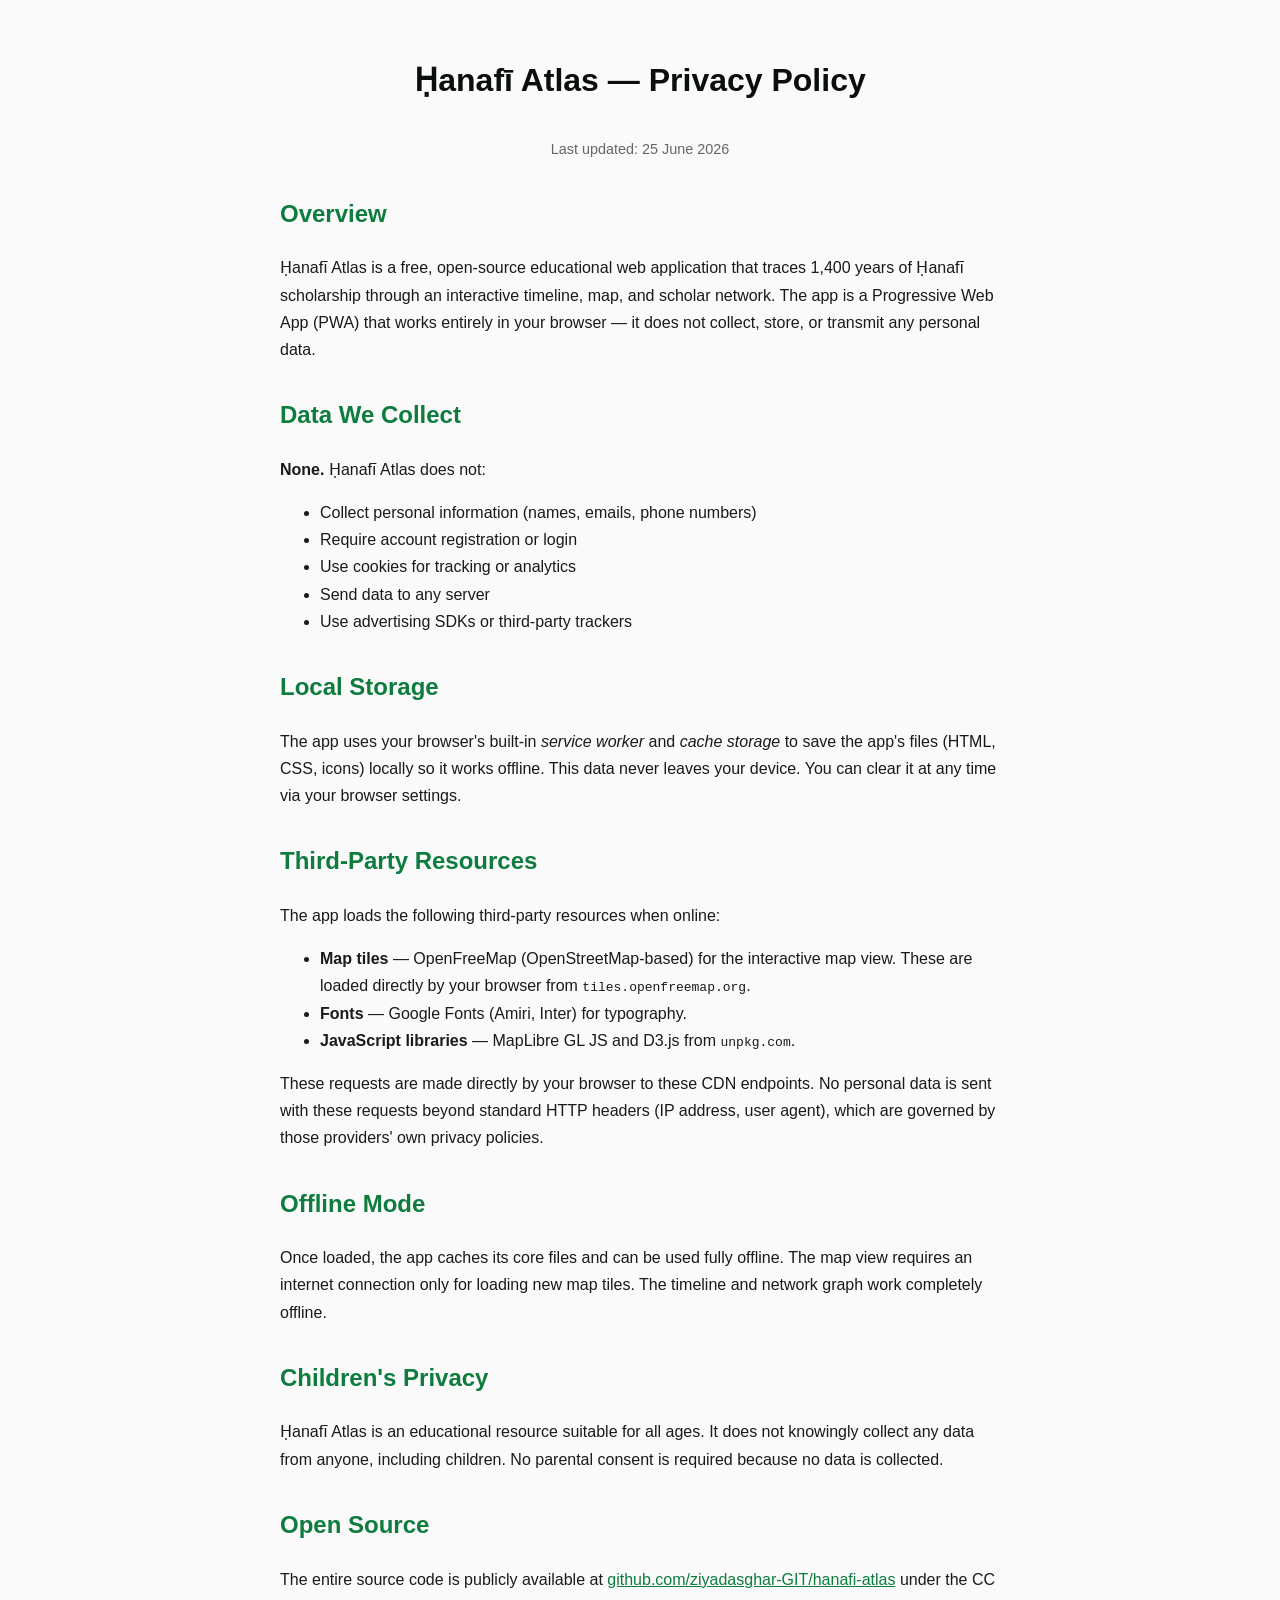
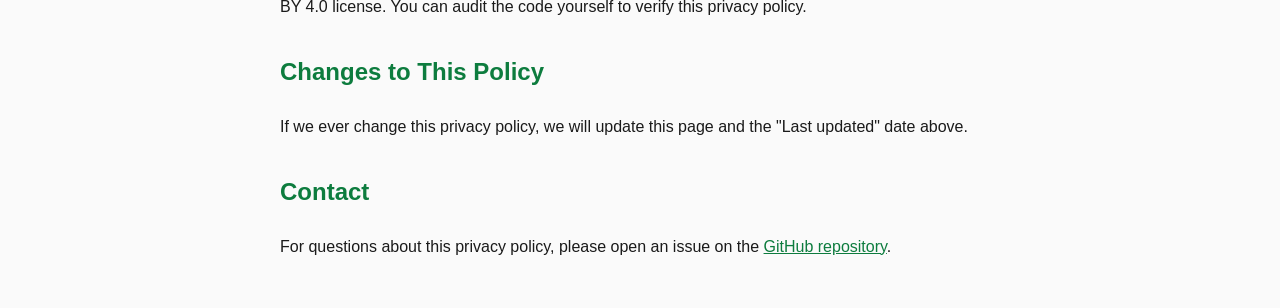
<file: privacy-policy.html>
<!DOCTYPE html>
<html lang="en">
<head>
<meta charset="UTF-8">
<meta name="viewport" content="width=device-width, initial-scale=1.0">
<title>Privacy Policy — Ḥanafī Atlas</title>
<style>
  body { font-family: 'Inter', -apple-system, sans-serif; max-width: 720px; margin: 0 auto; padding: 2rem 1.5rem; color: #1a1a1a; background: #fafafa; line-height: 1.7; }
  h1 { color: #0a0f0d; border-bottom: 2px solid #c9a84c; padding-bottom: 0.5rem; }
  h2 { color: #0d7c3e; margin-top: 2rem; }
  a { color: #0d7c3e; }
  .header { text-align: center; margin-bottom: 2rem; }
  .header h1 { border: none; }
  .updated { color: #666; font-size: 0.9rem; }
</style>
</head>
<body>
<div class="header">
  <h1>Ḥanafī Atlas — Privacy Policy</h1>
  <p class="updated">Last updated: 25 June 2026</p>
</div>

<h2>Overview</h2>
<p>Ḥanafī Atlas is a free, open-source educational web application that traces 1,400 years of Ḥanafī scholarship through an interactive timeline, map, and scholar network. The app is a Progressive Web App (PWA) that works entirely in your browser — it does not collect, store, or transmit any personal data.</p>

<h2>Data We Collect</h2>
<p><strong>None.</strong> Ḥanafī Atlas does not:</p>
<ul>
  <li>Collect personal information (names, emails, phone numbers)</li>
  <li>Require account registration or login</li>
  <li>Use cookies for tracking or analytics</li>
  <li>Send data to any server</li>
  <li>Use advertising SDKs or third-party trackers</li>
</ul>

<h2>Local Storage</h2>
<p>The app uses your browser's built-in <em>service worker</em> and <em>cache storage</em> to save the app's files (HTML, CSS, icons) locally so it works offline. This data never leaves your device. You can clear it at any time via your browser settings.</p>

<h2>Third-Party Resources</h2>
<p>The app loads the following third-party resources when online:</p>
<ul>
  <li><strong>Map tiles</strong> — OpenFreeMap (OpenStreetMap-based) for the interactive map view. These are loaded directly by your browser from <code>tiles.openfreemap.org</code>.</li>
  <li><strong>Fonts</strong> — Google Fonts (Amiri, Inter) for typography.</li>
  <li><strong>JavaScript libraries</strong> — MapLibre GL JS and D3.js from <code>unpkg.com</code>.</li>
</ul>
<p>These requests are made directly by your browser to these CDN endpoints. No personal data is sent with these requests beyond standard HTTP headers (IP address, user agent), which are governed by those providers' own privacy policies.</p>

<h2>Offline Mode</h2>
<p>Once loaded, the app caches its core files and can be used fully offline. The map view requires an internet connection only for loading new map tiles. The timeline and network graph work completely offline.</p>

<h2>Children's Privacy</h2>
<p>Ḥanafī Atlas is an educational resource suitable for all ages. It does not knowingly collect any data from anyone, including children. No parental consent is required because no data is collected.</p>

<h2>Open Source</h2>
<p>The entire source code is publicly available at <a href="https://github.com/ziyadasghar-GIT/hanafi-atlas">github.com/ziyadasghar-GIT/hanafi-atlas</a> under the CC BY 4.0 license. You can audit the code yourself to verify this privacy policy.</p>

<h2>Changes to This Policy</h2>
<p>If we ever change this privacy policy, we will update this page and the "Last updated" date above.</p>

<h2>Contact</h2>
<p>For questions about this privacy policy, please open an issue on the <a href="https://github.com/ziyadasghar-GIT/hanafi-atlas/issues">GitHub repository</a>.</p>
</body>
</html>
</file>
<file: responsive.css>
/* ─────────────────────────────────────────────────
   Ḥanafī Atlas — Responsive Styles (mobile-first overrides)
   Tablet breakpoint: 768px | Phone breakpoint: 480px
   ───────────────────────────────────────────────── */

/* ═══════════════════════════════════════════════
   INDEX.HTML — Timeline View
   ═══════════════════════════════════════════════ */

/* ── Tablet (≤768px) ── */
@media (max-width: 768px) {
  /* Nav: stack vertically, reduce padding */
  .atlas-nav {
    padding: 8px 12px;
    flex-wrap: wrap;
    gap: 8px;
  }
  .atlas-brand h1 { font-size: 1rem; }
  .atlas-brand .sub { font-size: 0.65rem; }
  .atlas-brand .ornament { font-size: 0.85rem; letter-spacing: 0.3em; }

  .atlas-toggle { width: 100%; justify-content: center; }
  .atlas-toggle button {
    font-size: 0.75rem;
    padding: 6px 12px;
    flex: 1;
    justify-content: center;
  }

  /* View container — less top padding */
  .view { padding-top: 52px; }

  /* Controls: stack vertically */
  .timeline-controls {
    flex-direction: column;
    gap: 8px;
    padding: 8px 10px;
  }
  .filter-group {
    width: 100%;
    overflow-x: auto;
    flex-wrap: nowrap;
    -webkit-overflow-scrolling: touch;
  }
  .filter-group button {
    font-size: 0.7rem;
    padding: 4px 8px;
    white-space: nowrap;
  }

  /* Search */
  .search-box {
    width: 100%;
    font-size: 0.85rem;
    padding: 10px 14px;
  }

  /* Cards: full width, smaller font */
  .scholar-card {
    width: 100%;
    margin: 6px 0;
    padding: 10px 12px;
  }
  .scholar-card .name {
    font-size: 0.9rem;
  }
  .scholar-card .dates,
  .scholar-card .place {
    font-size: 0.7rem;
  }

  /* Bio modal: full-screen */
  .bio-modal .modal-content {
    width: 95vw;
    max-width: none;
    max-height: 90vh;
    margin: 5vh auto;
    padding: 16px;
    border-radius: 12px;
  }
  .bio-modal .modal-content h2 { font-size: 1.1rem; }
  .bio-modal .modal-content .bio-text { font-size: 0.82rem; line-height: 1.5; }

  /* A3 print button: smaller */
  .print-mode-btn,
  #a3PrintBtn {
    font-size: 0.7rem;
    padding: 4px 8px;
  }

  /* Sort toggle */
  .sort-toggle { font-size: 0.75rem; }

  /* Dedication */
  .dedication { font-size: 0.6rem; padding: 0 8px; }
}

/* ── Phone (≤480px) ── */
@media (max-width: 480px) {
  .atlas-nav { padding: 6px 8px; gap: 4px; }
  .atlas-brand {
    gap: 6px;
    width: 100%;
    justify-content: center;
  }
  .atlas-brand h1 { font-size: 0.9rem; }
  .atlas-brand .sub { display: none; }

  .atlas-toggle button {
    font-size: 0.7rem;
    padding: 5px 8px;
    gap: 4px;
  }
  .atlas-toggle button .icon { display: none; }

  .view { padding-top: 44px; }

  /* Cards: tighter */
  .scholar-card {
    padding: 8px 10px;
    margin: 4px 0;
  }
  .scholar-card .name { font-size: 0.82rem; }
  .scholar-card .dates,
  .scholar-card .place { font-size: 0.65rem; }

  /* Bio modal: edge-to-edge */
  .bio-modal .modal-content {
    width: 100vw;
    max-height: 100vh;
    margin: 0;
    border-radius: 0;
  }

  /* Stats bar: compact */
  .stats-bar { font-size: 0.65rem; gap: 6px; }
}


/* ═══════════════════════════════════════════════
   MAP.HTML — Interactive Map View
   ═══════════════════════════════════════════════ */

@media (max-width: 768px) {
  /* Stack layout: map on top, info below */
  .main {
    flex-direction: column;
    padding-top: 52px;
  }

  .map-wrap {
    position: relative;
    top: 0;
    width: 100%;
    height: 50vh;
    border-right: none;
    border-bottom: 1px solid var(--border);
  }

  /* Header: compact */
  .header {
    padding: 8px 12px;
    gap: 6px;
  }
  .header-brand { gap: 6px; }
  .header-ornament { font-size: 0.85rem; letter-spacing: 0.3em; }
  .header h1 { font-size: 1rem; }
  .header .subtitle { font-size: 0.65rem; }

  .header-actions { gap: 4px; }
  .header-btn {
    font-size: 0.7rem;
    padding: 4px 8px;
  }

  /* Scrubber: fixed at bottom of map */
  .scrubber {
    position: absolute;
    bottom: 0;
    padding: 20px 12px 12px;
  }
  .scrubber-inner { gap: 8px; }
  .scrubber-label { font-size: 0.68rem; }

  /* Side panel: full-screen overlay */
  .panel {
    width: 100% !important;
    max-width: 100%;
    height: 50vh;
    position: relative;
    border-left: none;
    border-top: 1px solid var(--border);
  }
  .panel.open {
    height: 80vh;
  }

  /* Chapter nav: horizontal scroll */
  .chapter-nav {
    padding: 8px 10px;
    gap: 6px;
    overflow-x: auto;
    -webkit-overflow-scrolling: touch;
  }
  .chapter-nav button {
    font-size: 0.7rem;
    padding: 4px 8px;
    white-space: nowrap;
  }

  /* Region chips: scroll horizontally */
  .region-chips {
    flex-wrap: nowrap;
    overflow-x: auto;
    -webkit-overflow-scrolling: touch;
    padding: 4px 0;
  }
  .region-chip {
    font-size: 0.68rem;
    padding: 3px 8px;
    white-space: nowrap;
  }

  /* Map controls: larger touch targets */
  .maplibregl-ctrl-zoom-in,
  .maplibregl-ctrl-zoom-out {
    width: 36px !important;
    height: 36px !important;
  }
  .maplibregl-ctrl-attrib {
    font-size: 8px !important;
  }

  /* Chapter intro text */
  .intro-main .name { font-size: 1.1rem; }
  .intro-main .title { font-size: 0.75rem; }
  .intro-text { font-size: 0.78rem; line-height: 1.5; }
}

@media (max-width: 480px) {
  .main { padding-top: 44px; }
  .map-wrap { height: 45vh; }
  .header { padding: 6px 8px; }
  .header h1 { font-size: 0.9rem; }
  .header .subtitle { display: none; }

  .panel { height: 55vh; }
  .panel.open { height: 85vh; }

  .scrubber-inner { gap: 4px; }
  .header-btn { font-size: 0.65rem; padding: 3px 6px; }
}


/* ═══════════════════════════════════════════════
   NETWORK.HTML — Scholar Network Graph
   ═══════════════════════════════════════════════ */

@media (max-width: 768px) {
  #topbar {
    height: 48px;
    padding: 0 10px;
    gap: 8px;
  }
  #topbar h1 { font-size: 16px; }
  #topbar .sep { display: none; }

  #topbar .nav-links { gap: 6px; }
  #topbar .nav-links a {
    font-size: 11px;
    padding: 3px 6px;
  }

  /* Controls: collapsible bottom bar instead of sidebar */
  #controls {
    position: fixed;
    top: auto;
    bottom: 0;
    left: 0;
    right: 0;
    flex-direction: row;
    flex-wrap: wrap;
    gap: 6px;
    padding: 8px 10px;
    max-height: none;
    overflow-x: auto;
    overflow-y: hidden;
    background: rgba(10, 15, 13, 0.95);
    backdrop-filter: blur(12px);
    border-top: 1px solid rgba(201,168,76,0.1);
    z-index: 100;
    -webkit-overflow-scrolling: touch;
  }

  .ctrl-group {
    flex-shrink: 0;
    padding: 6px 10px;
    border-radius: 8px;
  }
  .ctrl-group h3 { display: none; }

  #search-box {
    width: 150px;
    font-size: 12px;
    padding: 5px 8px;
  }

  /* Graph container fills screen, leaves space for bottom bar */
  #graph-container {
    position: fixed;
    top: 48px;
    left: 0;
    right: 0;
    bottom: 60px;
  }

  /* Century filter: horizontal scroll */
  #century-filters {
    display: flex;
    flex-wrap: nowrap;
    gap: 4px;
  }
  #century-filters button {
    font-size: 10px;
    padding: 3px 7px;
    white-space: nowrap;
  }

  /* Edge toggle: inline */
  #edge-toggles {
    display: flex;
    flex-direction: row;
    gap: 8px;
  }
  #edge-toggles label { font-size: 10px; }

  /* Fullscreen button */
  #fullscreen-toggle {
    font-size: 11px;
    padding: 3px 8px;
  }

  /* Node tooltips: position near bottom */
  .tooltip {
    max-width: 90vw;
    font-size: 11px;
    padding: 8px 10px;
  }
}

@media (max-width: 480px) {
  #topbar { height: 42px; padding: 0 8px; gap: 4px; }
  #topbar h1 { font-size: 14px; }
  #topbar .nav-links a { font-size: 10px; padding: 2px 4px; }

  #controls {
    padding: 6px 8px;
    gap: 4px;
  }
  .ctrl-group { padding: 4px 6px; border-radius: 6px; }

  #search-box { width: 120px; font-size: 11px; }
  #graph-container { bottom: 52px; }

  #century-filters button { font-size: 9px; padding: 2px 5px; }
}
</file>
<file: install-banner.css>
/* ─────────────────────────────────────────────────
   PWA Install Prompt — shown when app is installable
   ───────────────────────────────────────────────── */

.pwa-install-banner {
  position: fixed;
  bottom: 0;
  left: 0;
  right: 0;
  z-index: 9999;
  background: rgba(10, 15, 13, 0.96);
  backdrop-filter: blur(16px);
  -webkit-backdrop-filter: blur(16px);
  border-top: 1px solid rgba(201, 168, 76, 0.2);
  padding: 14px 20px;
  display: flex;
  align-items: center;
  gap: 14px;
  transform: translateY(100%);
  transition: transform 0.35s cubic-bezier(0.16, 1, 0.3, 1);
  box-shadow: 0 -4px 24px rgba(0, 0, 0, 0.5);
}

.pwa-install-banner.show {
  transform: translateY(0);
}

.pwa-install-banner .pwa-icon {
  width: 44px;
  height: 44px;
  border-radius: 10px;
  flex-shrink: 0;
}

.pwa-install-banner .pwa-text {
  flex: 1;
  min-width: 0;
}

.pwa-install-banner .pwa-title {
  font-family: 'Inter', system-ui, sans-serif;
  font-size: 0.88rem;
  font-weight: 600;
  color: #e8e0d0;
  margin-bottom: 2px;
}

.pwa-install-banner .pwa-sub {
  font-family: 'Inter', system-ui, sans-serif;
  font-size: 0.72rem;
  color: #a0997e;
}

.pwa-install-banner .pwa-install-btn {
  background: linear-gradient(135deg, #04412f, #064f28);
  color: #e0c872;
  border: 1px solid rgba(201, 168, 76, 0.3);
  font-family: 'Inter', system-ui, sans-serif;
  font-size: 0.82rem;
  font-weight: 600;
  padding: 10px 20px;
  border-radius: 20px;
  cursor: pointer;
  white-space: nowrap;
  flex-shrink: 0;
  transition: all 0.2s;
}

.pwa-install-banner .pwa-install-btn:hover {
  background: linear-gradient(135deg, #054f38, #0a6b36);
  box-shadow: 0 0 16px rgba(13, 124, 62, 0.3);
}

.pwa-install-banner .pwa-dismiss {
  background: none;
  border: none;
  color: #6e684f;
  font-size: 1.2rem;
  cursor: pointer;
  padding: 4px 8px;
  flex-shrink: 0;
  line-height: 1;
  transition: color 0.2s;
}

.pwa-install-banner .pwa-dismiss:hover {
  color: #a0997e;
}

/* Light theme variant (map.html) */
.pwa-install-banner.light {
  background: rgba(244, 237, 224, 0.96);
  border-top: 1px solid rgba(184, 148, 31, 0.2);
  box-shadow: 0 -4px 24px rgba(0, 0, 0, 0.15);
}

.pwa-install-banner.light .pwa-title {
  color: #2a1f10;
}

.pwa-install-banner.light .pwa-sub {
  color: #6b5d3e;
}

.pwa-install-banner.light .pwa-install-btn {
  background: linear-gradient(135deg, #b8941f, #8a6f1a);
  color: #fbf6e9;
  border-color: rgba(184, 148, 31, 0.4);
}

.pwa-install-banner.light .pwa-dismiss {
  color: #998c6d;
}

/* Mobile: compact banner */
@media (max-width: 480px) {
  .pwa-install-banner {
    padding: 10px 14px;
    gap: 10px;
  }
  .pwa-install-banner .pwa-icon {
    width: 36px;
    height: 36px;
    border-radius: 8px;
  }
  .pwa-install-banner .pwa-title {
    font-size: 0.78rem;
  }
  .pwa-install-banner .pwa-sub {
    font-size: 0.65rem;
  }
  .pwa-install-banner .pwa-install-btn {
    font-size: 0.75rem;
    padding: 8px 14px;
  }
}
</file>
